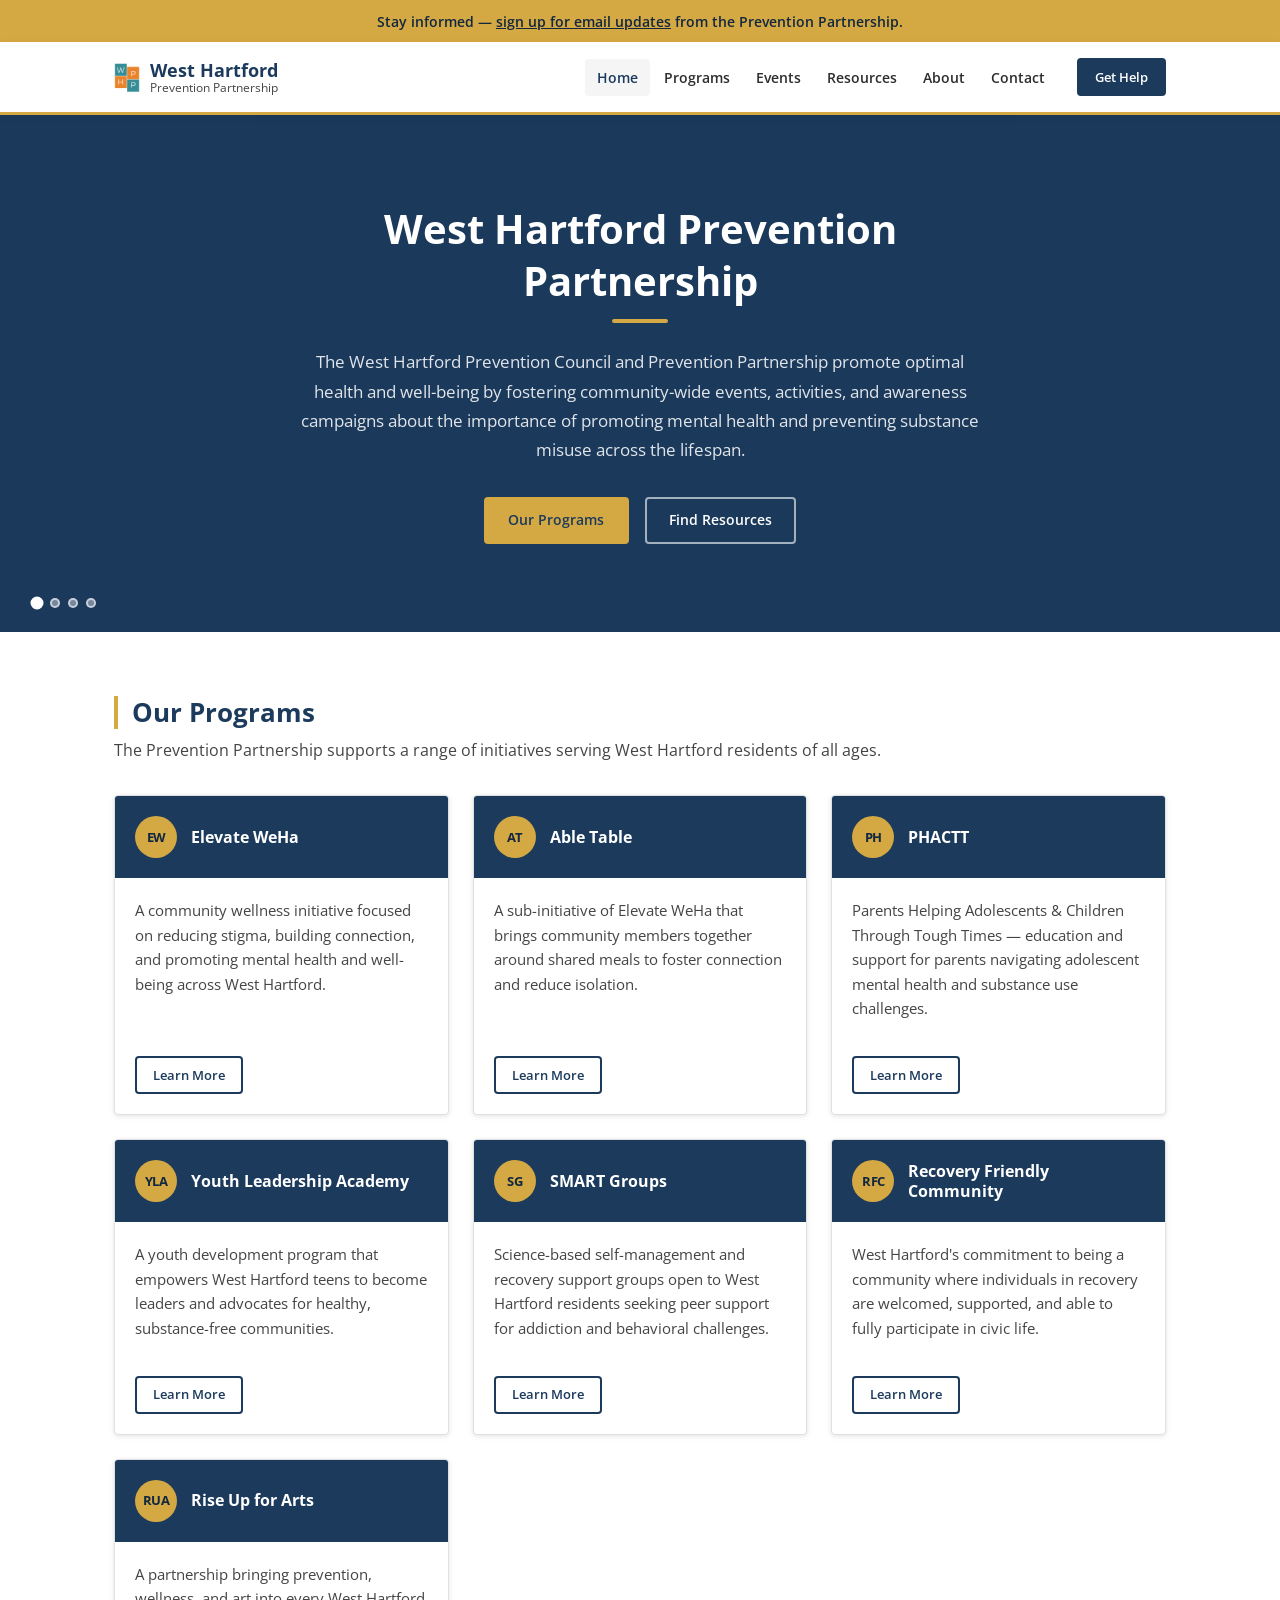
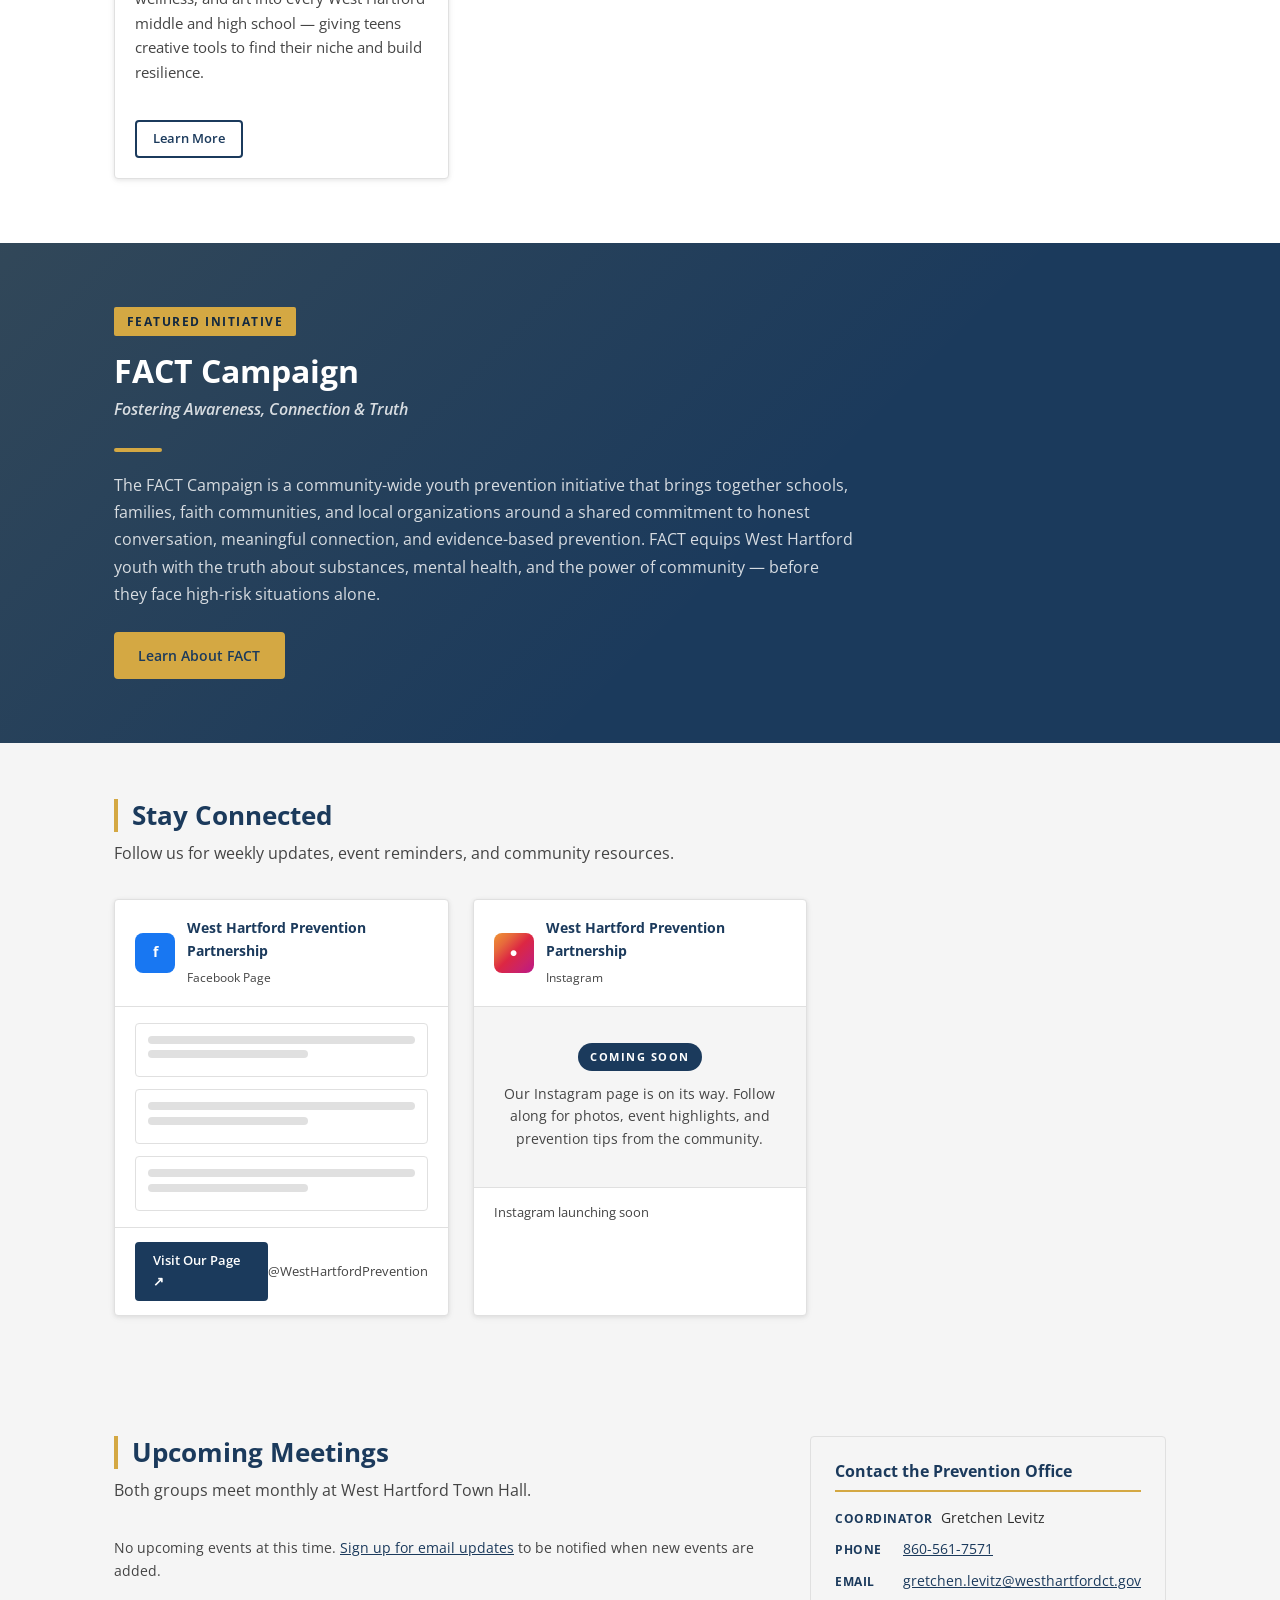
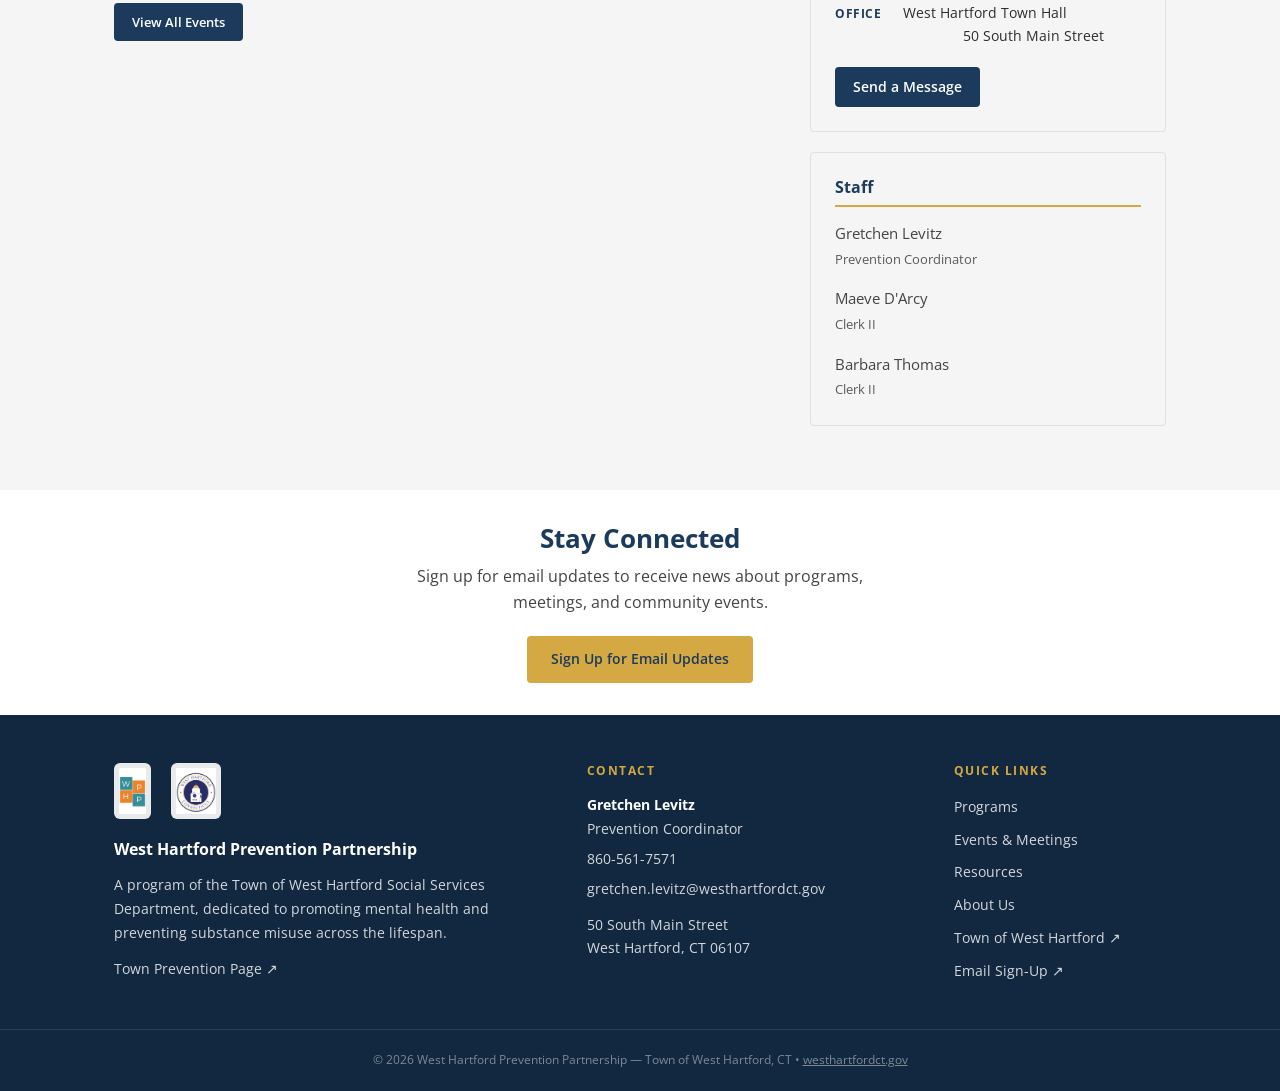
<file: index.html>
<!DOCTYPE html>
<html lang="en">
<head>
  <meta charset="UTF-8" />
  <meta name="viewport" content="width=device-width, initial-scale=1.0" />
  <title>West Hartford Prevention Partnership</title>
  <meta name="description" content="The West Hartford Prevention Partnership promotes optimal health and well-being by fostering community-wide events, activities, and awareness campaigns about mental health and substance misuse prevention." />

  <!-- Open Graph -->
  <meta property="og:title" content="West Hartford Prevention Partnership" />
  <meta property="og:description" content="Promoting mental health and preventing substance misuse across the lifespan in West Hartford, CT." />
  <meta property="og:type" content="website" />
  <meta property="og:url" content="https://drewl727.github.io/WeHa-Prevention-Site-Demo/" />

  <!-- Favicon placeholder -->
  <link rel="icon" href="data:image/svg+xml,<svg xmlns='http://www.w3.org/2000/svg' viewBox='0 0 32 32'><rect width='32' height='32' rx='4' fill='%231B3A5C'/><text x='16' y='22' font-size='18' font-family='sans-serif' font-weight='bold' fill='%23D4A843' text-anchor='middle'>W</text></svg>" />

  <!-- Google Fonts -->
  <link rel="preconnect" href="https://fonts.googleapis.com" />
  <link rel="preconnect" href="https://fonts.gstatic.com" crossorigin />
  <link href="https://fonts.googleapis.com/css2?family=Open+Sans:wght@400;600;700&display=swap" rel="stylesheet" />

  <link rel="stylesheet" href="styles.css" />
</head>
<body>
  <a href="#main-content" class="skip-link">Skip to main content</a>

  <!-- ANNOUNCEMENT BANNER (managed via CMS) -->
  <div id="announcement-banner" style="display:none; background: #1B3A5C; color: #fff; text-align: center; padding: 0.6rem 1.5rem; font-size: 0.875rem; font-weight: 600;"></div>

  <!-- EMAIL SIGN-UP BANNER -->
  <div class="email-banner">
    <p>Stay informed — <a href="https://lp.constantcontactpages.com/sl/iolsR2A" target="_blank" rel="noopener">sign up for email updates</a> from the Prevention Partnership.</p>
  </div>

  <!-- HEADER -->
  <header class="site-header">
    <div class="header-inner">
      <a href="index.html" class="site-logo">
        <img src="images/wphp-logo.png" alt="" class="logo-img" aria-hidden="true" height="44" width="26">
        <span class="logo-text">
          <span class="logo-main">West Hartford</span>
          <span class="logo-sub">Prevention Partnership</span>
        </span>
      </a>
      <button class="nav-toggle" aria-label="Open navigation" aria-expanded="false">
        <span></span>
        <span></span>
        <span></span>
      </button>
      <nav class="site-nav" aria-label="Main navigation">
        <ul>
          <li><a href="index.html">Home</a></li>
          <li><a href="programs.html">Programs</a></li>
          <li><a href="events.html">Events</a></li>
          <li><a href="resources.html">Resources</a></li>
          <li><a href="about.html">About</a></li>
          <li><a href="contact.html">Contact</a></li>
        </ul>
        <div class="nav-actions">
          <a href="resources.html" class="btn btn-primary btn-sm">Get Help</a>
        </div>
      </nav>
    </div>
  </header>

  <main id="main-content">

    <!-- HERO -->
    <section class="hero">
      <div class="hero-slides" id="hero-slides" aria-hidden="true"></div>
      <div class="hero-overlay" aria-hidden="true"></div>
      <div class="container">
        <h1>West Hartford Prevention Partnership</h1>
        <div class="hero-accent"></div>
        <p>The West Hartford Prevention Council and Prevention Partnership promote optimal health and well-being by fostering community-wide events, activities, and awareness campaigns about the importance of promoting mental health and preventing substance misuse across the lifespan.</p>
        <div class="hero-actions">
          <a href="programs.html" class="btn btn-accent">Our Programs</a>
          <a href="resources.html" class="btn btn-outline" style="border-color: rgba(255,255,255,0.6); color: #fff;">Find Resources</a>
        </div>
      </div>
    </section>

    <!-- PROGRAMS GRID -->
    <section class="section">
      <div class="container">
        <div class="section-header">
          <h2>Our Programs</h2>
          <p>The Prevention Partnership supports a range of initiatives serving West Hartford residents of all ages.</p>
        </div>
        <div class="card-grid">

          <div class="card">
            <div class="card-top">
              <div class="card-icon">EW</div>
              <h3>Elevate WeHa</h3>
            </div>
            <div class="card-body">
              <p>A community wellness initiative focused on reducing stigma, building connection, and promoting mental health and well-being across West Hartford.</p>
              <a href="programs.html#elevate" class="btn btn-outline btn-sm">Learn More</a>
            </div>
          </div>

          <div class="card">
            <div class="card-top">
              <div class="card-icon">AT</div>
              <h3>Able Table</h3>
            </div>
            <div class="card-body">
              <p>A sub-initiative of Elevate WeHa that brings community members together around shared meals to foster connection and reduce isolation.</p>
              <a href="programs.html#able-table" class="btn btn-outline btn-sm">Learn More</a>
            </div>
          </div>

          <div class="card">
            <div class="card-top">
              <div class="card-icon">PH</div>
              <h3>PHACTT</h3>
            </div>
            <div class="card-body">
              <p>Parents Helping Adolescents &amp; Children Through Tough Times — education and support for parents navigating adolescent mental health and substance use challenges.</p>
              <a href="programs.html#phactt" class="btn btn-outline btn-sm">Learn More</a>
            </div>
          </div>

          <div class="card">
            <div class="card-top">
              <div class="card-icon">YLA</div>
              <h3>Youth Leadership Academy</h3>
            </div>
            <div class="card-body">
              <p>A youth development program that empowers West Hartford teens to become leaders and advocates for healthy, substance-free communities.</p>
              <a href="programs.html#yla" class="btn btn-outline btn-sm">Learn More</a>
            </div>
          </div>

          <div class="card">
            <div class="card-top">
              <div class="card-icon">SG</div>
              <h3>SMART Groups</h3>
            </div>
            <div class="card-body">
              <p>Science-based self-management and recovery support groups open to West Hartford residents seeking peer support for addiction and behavioral challenges.</p>
              <a href="programs.html#smart" class="btn btn-outline btn-sm">Learn More</a>
            </div>
          </div>

          <div class="card">
            <div class="card-top">
              <div class="card-icon">RFC</div>
              <h3>Recovery Friendly Community</h3>
            </div>
            <div class="card-body">
              <p>West Hartford's commitment to being a community where individuals in recovery are welcomed, supported, and able to fully participate in civic life.</p>
              <a href="programs.html#recovery" class="btn btn-outline btn-sm">Learn More</a>
            </div>
          </div>

          <div class="card">
            <div class="card-top">
              <div class="card-icon">RUA</div>
              <h3>Rise Up for Arts</h3>
            </div>
            <div class="card-body">
              <p>A partnership bringing prevention, wellness, and art into every West Hartford middle and high school — giving teens creative tools to find their niche and build resilience.</p>
              <a href="programs.html" class="btn btn-outline btn-sm">Learn More</a>
            </div>
          </div>

        </div>
      </div>
    </section>

    <!-- FACT CAMPAIGN BANNER -->
    <section class="fact-campaign">
      <div class="container">
        <div class="fact-campaign-inner">
          <span class="fact-campaign-eyebrow">Featured Initiative</span>
          <h2>FACT Campaign</h2>
          <p class="fact-campaign-subtitle">Fostering Awareness, Connection &amp; Truth</p>
          <div class="fact-campaign-accent"></div>
          <p>The FACT Campaign is a community-wide youth prevention initiative that brings together schools, families, faith communities, and local organizations around a shared commitment to honest conversation, meaningful connection, and evidence-based prevention. FACT equips West Hartford youth with the truth about substances, mental health, and the power of community — before they face high-risk situations alone.</p>
          <a href="programs.html#fact" class="btn btn-accent">Learn About FACT</a>
        </div>
      </div>
    </section>

    <!-- STAY CONNECTED — SOCIAL MEDIA -->
    <section class="social-section">
      <div class="container">
        <div class="section-header">
          <h2>Stay Connected</h2>
          <p>Follow us for weekly updates, event reminders, and community resources.</p>
        </div>
        <div class="social-grid">

          <!-- Facebook -->
          <div class="social-card">
            <div class="social-card-header">
              <div class="social-icon facebook">f</div>
              <div class="social-card-header-text">
                <strong>West Hartford Prevention Partnership</strong>
                <span>Facebook Page</span>
              </div>
            </div>
            <div class="social-card-body" style="align-items: flex-start; background: #fff; padding: 1rem 1.25rem;">
              <div class="fb-feed-placeholder">
                <div class="fb-post-stub">
                  <div class="fb-post-stub-bar"></div>
                  <div class="fb-post-stub-bar short"></div>
                </div>
                <div class="fb-post-stub">
                  <div class="fb-post-stub-bar"></div>
                  <div class="fb-post-stub-bar short"></div>
                </div>
                <div class="fb-post-stub">
                  <div class="fb-post-stub-bar"></div>
                  <div class="fb-post-stub-bar short"></div>
                </div>
              </div>
            </div>
            <div class="social-card-footer">
              <a href="https://www.facebook.com/WestHartfordPrevention" target="_blank" rel="noopener" class="btn btn-primary btn-sm">Visit Our Page &#8599;</a>
              <span class="social-handle">@WestHartfordPrevention</span>
            </div>
          </div>

          <!-- Instagram -->
          <div class="social-card">
            <div class="social-card-header">
              <div class="social-icon instagram">&#9679;</div>
              <div class="social-card-header-text">
                <strong>West Hartford Prevention Partnership</strong>
                <span>Instagram</span>
              </div>
            </div>
            <div class="social-card-body">
              <span class="social-coming-soon">Coming Soon</span>
              <p>Our Instagram page is on its way. Follow along for photos, event highlights, and prevention tips from the community.</p>
            </div>
            <div class="social-card-footer">
              <span class="social-handle" style="font-size:0.82rem; color: var(--text-light);">Instagram launching soon</span>
            </div>
          </div>

        </div>
      </div>
    </section>

    <!-- UPCOMING EVENTS -->
    <section class="section section-alt">
      <div class="container">
        <div class="two-col">
          <div>
            <div class="section-header">
              <h2>Upcoming Meetings</h2>
              <p>Both groups meet monthly at West Hartford Town Hall.</p>
            </div>
            <!-- Events loaded dynamically from data/events.json -->
            <div id="home-events" class="event-list"></div>
            <p style="margin-top: 1.25rem;">
              <a href="events.html" class="btn btn-primary btn-sm">View All Events</a>
            </p>
          </div>

          <!-- CONTACT SIDEBAR -->
          <div>
            <div class="info-box">
              <h3>Contact the Prevention Office</h3>
              <div class="contact-line"><strong>Coordinator</strong> Gretchen Levitz</div>
              <div class="contact-line"><strong>Phone</strong> <a href="tel:8605617571">860-561-7571</a></div>
              <div class="contact-line"><strong>Email</strong> <a href="mailto:gretchen.levitz@westhartfordct.gov">gretchen.levitz@westhartfordct.gov</a></div>
              <div class="contact-line"><strong>Office</strong> West Hartford Town Hall<br>&nbsp;&nbsp;&nbsp;&nbsp;&nbsp;&nbsp;&nbsp;&nbsp;&nbsp;&nbsp;&nbsp;&nbsp;&nbsp;&nbsp;&nbsp;50 South Main Street</div>
              <p style="margin-top: 1.25rem; font-size: 0.85rem;">
                <a href="contact.html" class="btn btn-primary btn-sm">Send a Message</a>
              </p>
            </div>

            <div class="info-box" style="margin-top: 1.25rem;">
              <h3>Staff</h3>
              <p>Gretchen Levitz<br><span style="font-size: 0.82rem; color: #5a5a5a;">Prevention Coordinator</span></p>
              <p>Maeve D'Arcy<br><span style="font-size: 0.82rem; color: #5a5a5a;">Clerk II</span></p>
              <p>Barbara Thomas<br><span style="font-size: 0.82rem; color: #5a5a5a;">Clerk II</span></p>
            </div>
          </div>
        </div>
      </div>
    </section>

    <!-- EMAIL SIGN-UP CALLOUT -->
    <section class="section" style="padding: 2rem 0;">
      <div class="container" style="text-align: center;">
        <h2 style="margin-bottom: 0.5rem;">Stay Connected</h2>
        <p style="color: var(--text-light); max-width: 500px; margin: 0 auto 1.25rem;">Sign up for email updates to receive news about programs, meetings, and community events.</p>
        <a href="https://lp.constantcontactpages.com/sl/iolsR2A" target="_blank" rel="noopener" class="btn btn-accent">Sign Up for Email Updates</a>
      </div>
    </section>

  </main>

  <!-- FOOTER -->
  <footer class="site-footer">
    <div class="footer-inner">
      <div class="footer-col">
        <div class="footer-logos">
          <img src="images/wphp-logo.png" alt="West Hartford Prevention Partnership logo" class="footer-logo" height="56" width="33">
          <a href="https://www.westhartfordct.gov/" target="_blank" rel="noopener" aria-label="Town of West Hartford website"><img src="images/wh-seal.png" alt="Town of West Hartford seal" class="footer-logo" height="56" width="48"></a>
        </div>
        <h3>West Hartford Prevention Partnership</h3>
        <p>A program of the Town of West Hartford Social Services Department, dedicated to promoting mental health and preventing substance misuse across the lifespan.</p>
        <p style="margin-top: 0.75rem;"><a href="https://www.westhartfordct.gov/town-departments/social-services/prevention" target="_blank" rel="noopener">Town Prevention Page &#8599;</a></p>
      </div>
      <div class="footer-col">
        <h4>Contact</h4>
        <p><strong style="color: #fff;">Gretchen Levitz</strong><br>Prevention Coordinator</p>
        <p><a href="tel:8605617571">860-561-7571</a></p>
        <p><a href="mailto:gretchen.levitz@westhartfordct.gov">gretchen.levitz@westhartfordct.gov</a></p>
        <p style="margin-top: 0.75rem;">50 South Main Street<br>West Hartford, CT 06107</p>
      </div>
      <div class="footer-col">
        <h4>Quick Links</h4>
        <ul>
          <li><a href="programs.html">Programs</a></li>
          <li><a href="events.html">Events &amp; Meetings</a></li>
          <li><a href="resources.html">Resources</a></li>
          <li><a href="about.html">About Us</a></li>
          <li><a href="https://www.westhartfordct.gov" target="_blank" rel="noopener">Town of West Hartford &#8599;</a></li>
          <li><a href="https://lp.constantcontactpages.com/sl/iolsR2A" target="_blank" rel="noopener">Email Sign-Up &#8599;</a></li>
        </ul>
      </div>
    </div>
    <div class="footer-bottom">
      <p>&copy; 2026 West Hartford Prevention Partnership &mdash; Town of West Hartford, CT &bull; <a href="https://www.westhartfordct.gov" target="_blank" rel="noopener">westhartfordct.gov</a></p>
    </div>
  </footer>

  <script src="script.js"></script>
  <script>loadEvents('home-events', 3);</script>
</body>
</html>
</file>
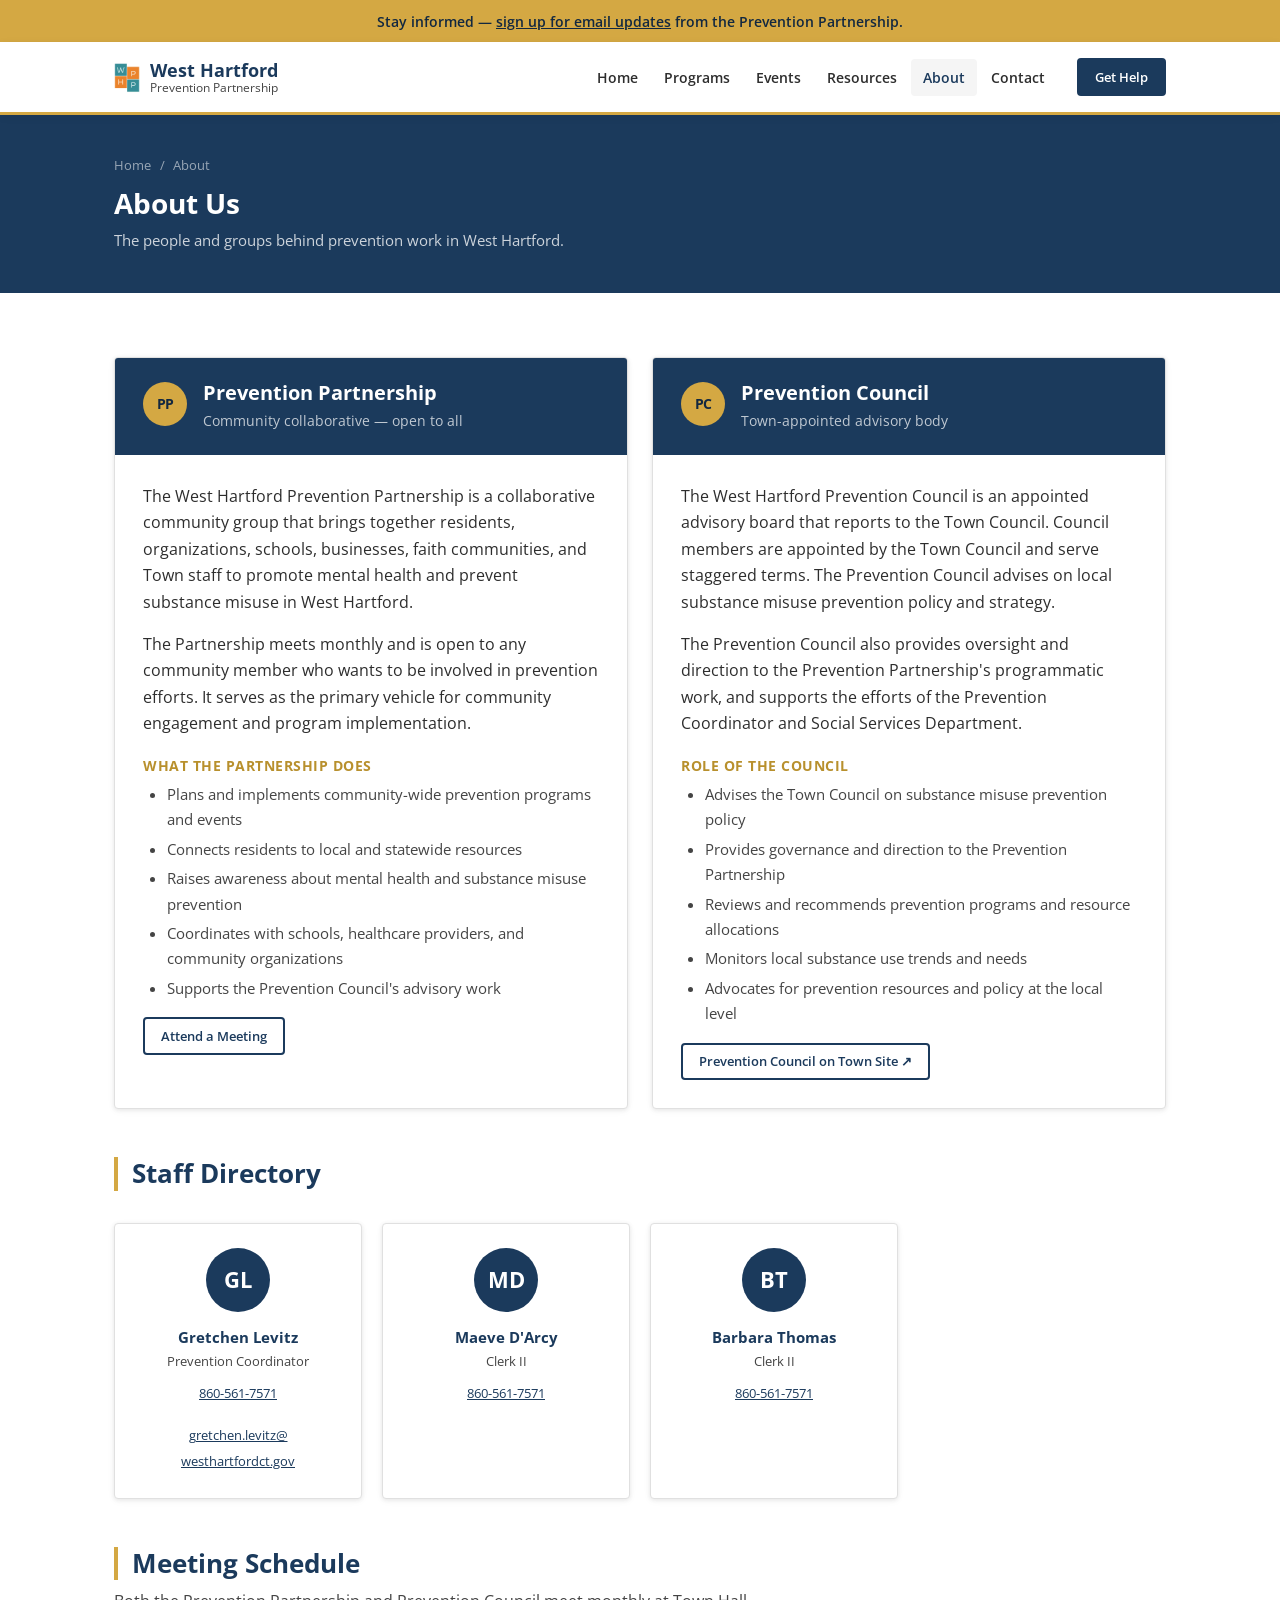
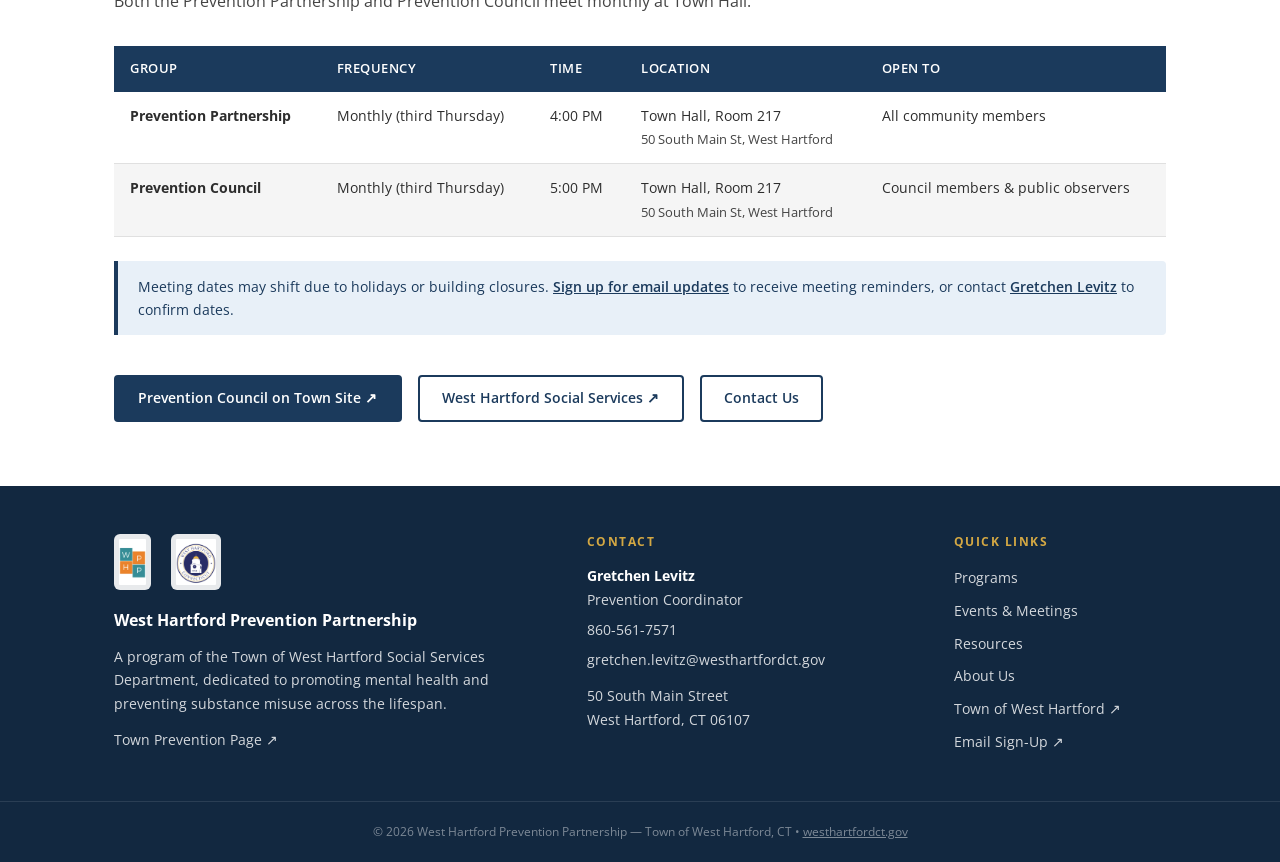
<file: about.html>
<!DOCTYPE html>
<html lang="en">
<head>
  <meta charset="UTF-8" />
  <meta name="viewport" content="width=device-width, initial-scale=1.0" />
  <title>About | West Hartford Prevention Partnership</title>
  <meta name="description" content="About the West Hartford Prevention Partnership and Prevention Council — mission, staff, meeting schedule, and history." />

  <!-- Open Graph -->
  <meta property="og:title" content="About | West Hartford Prevention Partnership" />
  <meta property="og:description" content="About the West Hartford Prevention Partnership and Prevention Council — mission, staff, and meeting schedule." />
  <meta property="og:type" content="website" />
  <meta property="og:url" content="https://drewl727.github.io/WeHa-Prevention-Site-Demo/about.html" />

  <link rel="icon" href="data:image/svg+xml,<svg xmlns='http://www.w3.org/2000/svg' viewBox='0 0 32 32'><rect width='32' height='32' rx='4' fill='%231B3A5C'/><text x='16' y='22' font-size='18' font-family='sans-serif' font-weight='bold' fill='%23D4A843' text-anchor='middle'>W</text></svg>" />
  <link rel="preconnect" href="https://fonts.googleapis.com" />
  <link rel="preconnect" href="https://fonts.gstatic.com" crossorigin />
  <link href="https://fonts.googleapis.com/css2?family=Open+Sans:wght@400;600;700&display=swap" rel="stylesheet" />
  <link rel="stylesheet" href="styles.css" />
</head>
<body>
  <a href="#main-content" class="skip-link">Skip to main content</a>

  <div class="email-banner">
    <p>Stay informed — <a href="https://lp.constantcontactpages.com/sl/iolsR2A" target="_blank" rel="noopener">sign up for email updates</a> from the Prevention Partnership.</p>
  </div>

  <header class="site-header">
    <div class="header-inner">
      <a href="index.html" class="site-logo">
        <img src="images/wphp-logo.png" alt="" class="logo-img" aria-hidden="true" height="44" width="26">
        <span class="logo-text">
          <span class="logo-main">West Hartford</span>
          <span class="logo-sub">Prevention Partnership</span>
        </span>
      </a>
      <button class="nav-toggle" aria-label="Open navigation" aria-expanded="false">
        <span></span><span></span><span></span>
      </button>
      <nav class="site-nav" aria-label="Main navigation">
        <ul>
          <li><a href="index.html">Home</a></li>
          <li><a href="programs.html">Programs</a></li>
          <li><a href="events.html">Events</a></li>
          <li><a href="resources.html">Resources</a></li>
          <li><a href="about.html">About</a></li>
          <li><a href="contact.html">Contact</a></li>
        </ul>
        <div class="nav-actions">
          <a href="resources.html" class="btn btn-primary btn-sm">Get Help</a>
        </div>
      </nav>
    </div>
  </header>

  <div class="page-hero">
    <div class="container">
      <div class="breadcrumb"><a href="index.html">Home</a> <span>/</span> About</div>
      <h1>About Us</h1>
      <p>The people and groups behind prevention work in West Hartford.</p>
    </div>
  </div>

  <main id="main-content">
    <section class="section">
      <div class="container">

        <!-- TWO ORGS OVERVIEW -->
        <div style="display: grid; grid-template-columns: repeat(auto-fill, minmax(440px, 1fr)); gap: 1.5rem; margin-bottom: 3rem;">

          <div class="program-entry" style="margin-bottom: 0;">
            <div class="program-entry-header">
              <div class="prog-num">PP</div>
              <div class="program-entry-header-text">
                <h2>Prevention Partnership</h2>
                <p class="program-tagline">Community collaborative — open to all</p>
              </div>
            </div>
            <div class="program-entry-body">
              <p>The West Hartford Prevention Partnership is a collaborative community group that brings together residents, organizations, schools, businesses, faith communities, and Town staff to promote mental health and prevent substance misuse in West Hartford.</p>
              <p>The Partnership meets monthly and is open to any community member who wants to be involved in prevention efforts. It serves as the primary vehicle for community engagement and program implementation.</p>
              <h4>What the Partnership Does</h4>
              <ul>
                <li>Plans and implements community-wide prevention programs and events</li>
                <li>Connects residents to local and statewide resources</li>
                <li>Raises awareness about mental health and substance misuse prevention</li>
                <li>Coordinates with schools, healthcare providers, and community organizations</li>
                <li>Supports the Prevention Council's advisory work</li>
              </ul>
              <p style="margin-top: 1rem;"><a href="events.html" class="btn btn-outline btn-sm">Attend a Meeting</a></p>
            </div>
          </div>

          <div class="program-entry" style="margin-bottom: 0;">
            <div class="program-entry-header">
              <div class="prog-num">PC</div>
              <div class="program-entry-header-text">
                <h2>Prevention Council</h2>
                <p class="program-tagline">Town-appointed advisory body</p>
              </div>
            </div>
            <div class="program-entry-body">
              <p>The West Hartford Prevention Council is an appointed advisory board that reports to the Town Council. Council members are appointed by the Town Council and serve staggered terms. The Prevention Council advises on local substance misuse prevention policy and strategy.</p>
              <p>The Prevention Council also provides oversight and direction to the Prevention Partnership's programmatic work, and supports the efforts of the Prevention Coordinator and Social Services Department.</p>
              <h4>Role of the Council</h4>
              <ul>
                <li>Advises the Town Council on substance misuse prevention policy</li>
                <li>Provides governance and direction to the Prevention Partnership</li>
                <li>Reviews and recommends prevention programs and resource allocations</li>
                <li>Monitors local substance use trends and needs</li>
                <li>Advocates for prevention resources and policy at the local level</li>
              </ul>
              <p style="margin-top: 1rem;"><a href="https://www.westhartfordct.gov/government-services/boards-commisions/prevention-council" target="_blank" rel="noopener" class="btn btn-outline btn-sm">Prevention Council on Town Site &#8599;</a></p>
            </div>
          </div>

        </div>

        <!-- STAFF DIRECTORY -->
        <div class="section-header">
          <h2>Staff Directory</h2>
        </div>
        <div class="staff-grid" style="margin-bottom: 3rem;">

          <div class="staff-card">
            <div class="staff-avatar">GL</div>
            <h4>Gretchen Levitz</h4>
            <p class="title">Prevention Coordinator</p>
            <p><a href="tel:8605617571">860-561-7571</a></p>
            <p><a href="mailto:gretchen.levitz@westhartfordct.gov">gretchen.levitz@<br>westhartfordct.gov</a></p>
          </div>

          <div class="staff-card">
            <div class="staff-avatar">MD</div>
            <h4>Maeve D'Arcy</h4>
            <p class="title">Clerk II</p>
            <p><a href="tel:8605617571">860-561-7571</a></p>
          </div>

          <div class="staff-card">
            <div class="staff-avatar">BT</div>
            <h4>Barbara Thomas</h4>
            <p class="title">Clerk II</p>
            <p><a href="tel:8605617571">860-561-7571</a></p>
          </div>

        </div>

        <!-- MEETING SCHEDULE -->
        <div class="section-header">
          <h2>Meeting Schedule</h2>
          <p>Both the Prevention Partnership and Prevention Council meet monthly at Town Hall.</p>
        </div>

        <div class="meeting-table-wrap" style="margin-bottom: 1.5rem;">
          <table class="meeting-table">
            <thead>
              <tr>
                <th>Group</th>
                <th>Frequency</th>
                <th>Time</th>
                <th>Location</th>
                <th>Open To</th>
              </tr>
            </thead>
            <tbody>
              <tr>
                <td><strong>Prevention Partnership</strong></td>
                <td>Monthly (third Thursday)</td>
                <td>4:00 PM</td>
                <td>Town Hall, Room 217<br><span style="font-size: 0.82rem; color: var(--text-light);">50 South Main St, West Hartford</span></td>
                <td>All community members</td>
              </tr>
              <tr>
                <td><strong>Prevention Council</strong></td>
                <td>Monthly (third Thursday)</td>
                <td>5:00 PM</td>
                <td>Town Hall, Room 217<br><span style="font-size: 0.82rem; color: var(--text-light);">50 South Main St, West Hartford</span></td>
                <td>Council members &amp; public observers</td>
              </tr>
            </tbody>
          </table>
        </div>

        <div class="notice">
          Meeting dates may shift due to holidays or building closures. <a href="https://lp.constantcontactpages.com/sl/iolsR2A" target="_blank" rel="noopener">Sign up for email updates</a> to receive meeting reminders, or contact <a href="mailto:gretchen.levitz@westhartfordct.gov">Gretchen Levitz</a> to confirm dates.
        </div>

        <!-- LINKS -->
        <div style="margin-top: 2.5rem; display: flex; gap: 1rem; flex-wrap: wrap;">
          <a href="https://www.westhartfordct.gov/government-services/boards-commisions/prevention-council" target="_blank" rel="noopener" class="btn btn-primary">Prevention Council on Town Site &#8599;</a>
          <a href="https://www.westhartfordct.gov/town-departments/social-services" target="_blank" rel="noopener" class="btn btn-outline">West Hartford Social Services &#8599;</a>
          <a href="contact.html" class="btn btn-outline">Contact Us</a>
        </div>

      </div>
    </section>
  </main>

  <footer class="site-footer">
    <div class="footer-inner">
      <div class="footer-col">
        <div class="footer-logos">
          <img src="images/wphp-logo.png" alt="West Hartford Prevention Partnership logo" class="footer-logo" height="56" width="33">
          <a href="https://www.westhartfordct.gov/" target="_blank" rel="noopener" aria-label="Town of West Hartford website"><img src="images/wh-seal.png" alt="Town of West Hartford seal" class="footer-logo" height="56" width="48"></a>
        </div>
        <h3>West Hartford Prevention Partnership</h3>
        <p>A program of the Town of West Hartford Social Services Department, dedicated to promoting mental health and preventing substance misuse across the lifespan.</p>
        <p style="margin-top: 0.75rem;"><a href="https://www.westhartfordct.gov/town-departments/social-services/prevention" target="_blank" rel="noopener">Town Prevention Page &#8599;</a></p>
      </div>
      <div class="footer-col">
        <h4>Contact</h4>
        <p><strong style="color: #fff;">Gretchen Levitz</strong><br>Prevention Coordinator</p>
        <p><a href="tel:8605617571">860-561-7571</a></p>
        <p><a href="mailto:gretchen.levitz@westhartfordct.gov">gretchen.levitz@westhartfordct.gov</a></p>
        <p style="margin-top: 0.75rem;">50 South Main Street<br>West Hartford, CT 06107</p>
      </div>
      <div class="footer-col">
        <h4>Quick Links</h4>
        <ul>
          <li><a href="programs.html">Programs</a></li>
          <li><a href="events.html">Events &amp; Meetings</a></li>
          <li><a href="resources.html">Resources</a></li>
          <li><a href="about.html">About Us</a></li>
          <li><a href="https://www.westhartfordct.gov" target="_blank" rel="noopener">Town of West Hartford &#8599;</a></li>
          <li><a href="https://lp.constantcontactpages.com/sl/iolsR2A" target="_blank" rel="noopener">Email Sign-Up &#8599;</a></li>
        </ul>
      </div>
    </div>
    <div class="footer-bottom">
      <p>&copy; 2026 West Hartford Prevention Partnership &mdash; Town of West Hartford, CT &bull; <a href="https://www.westhartfordct.gov" target="_blank" rel="noopener">westhartfordct.gov</a></p>
    </div>
  </footer>

  <script src="script.js"></script>
</body>
</html>
</file>
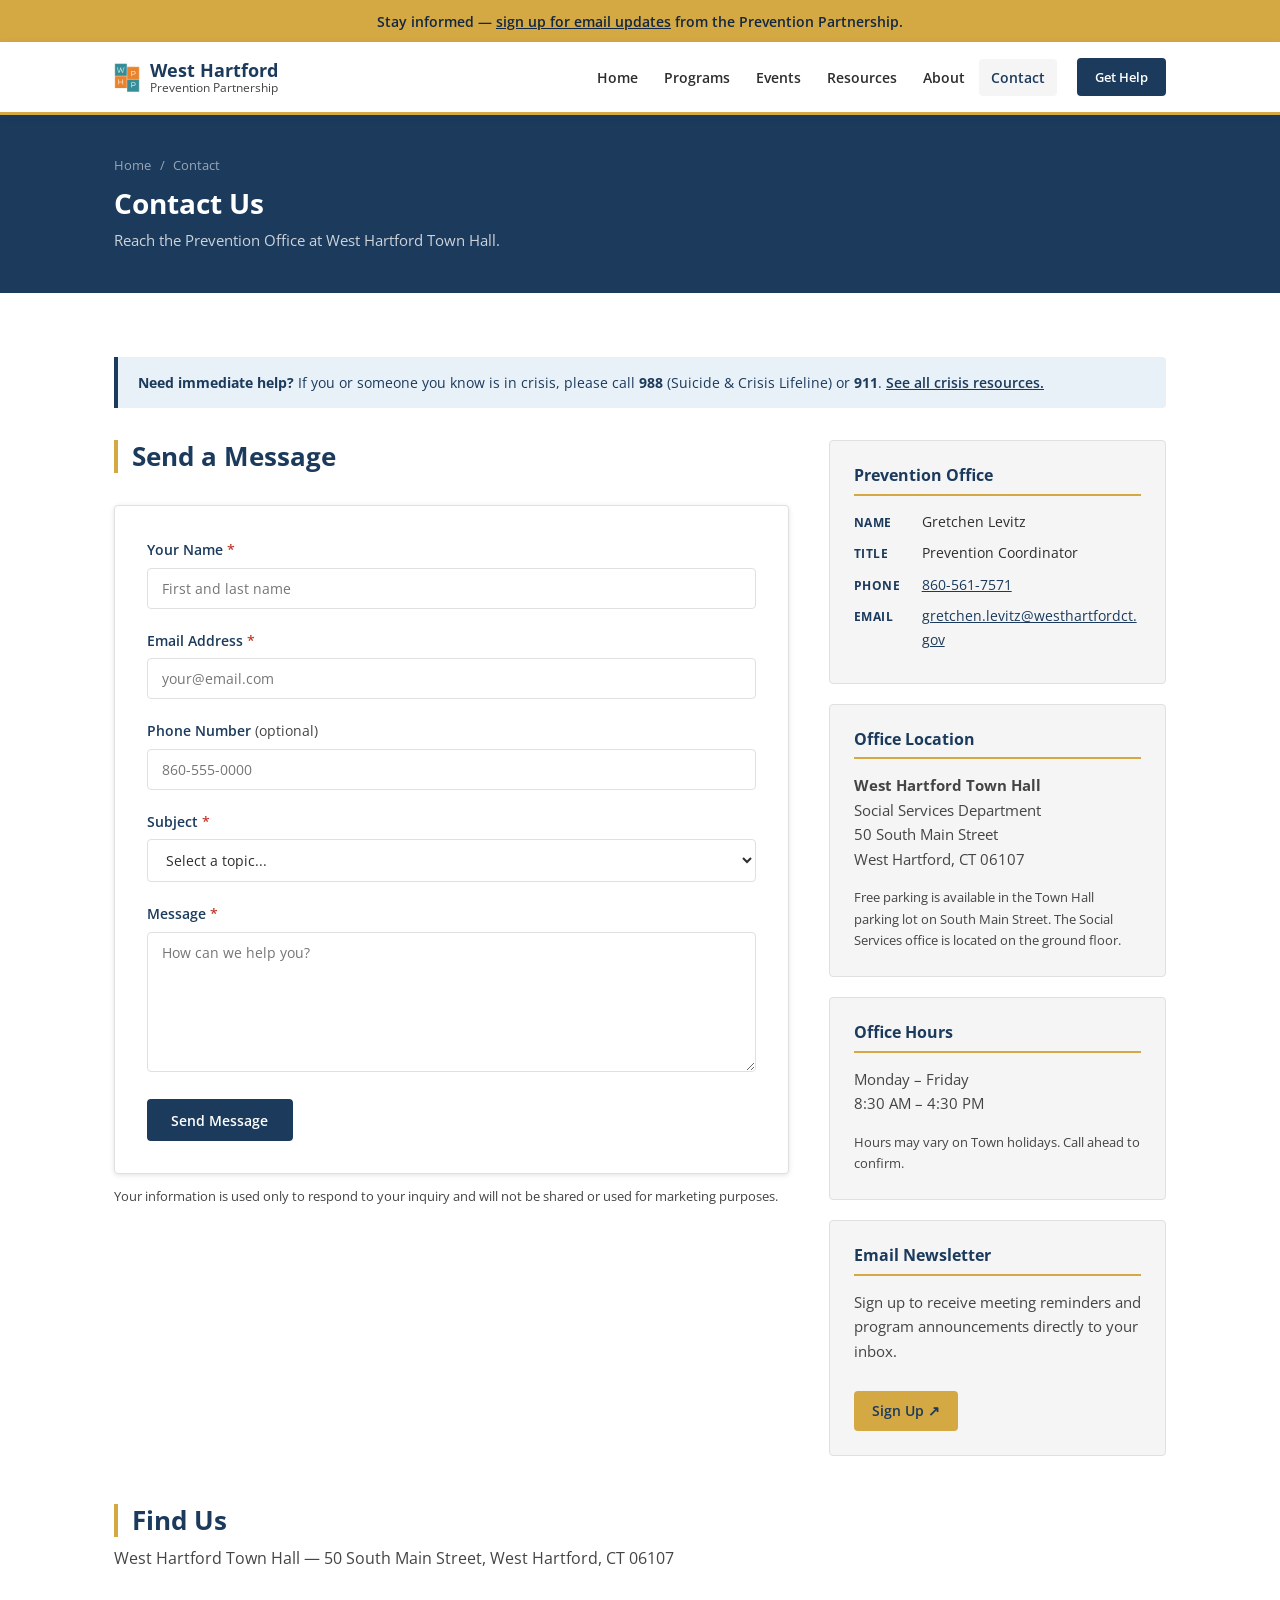
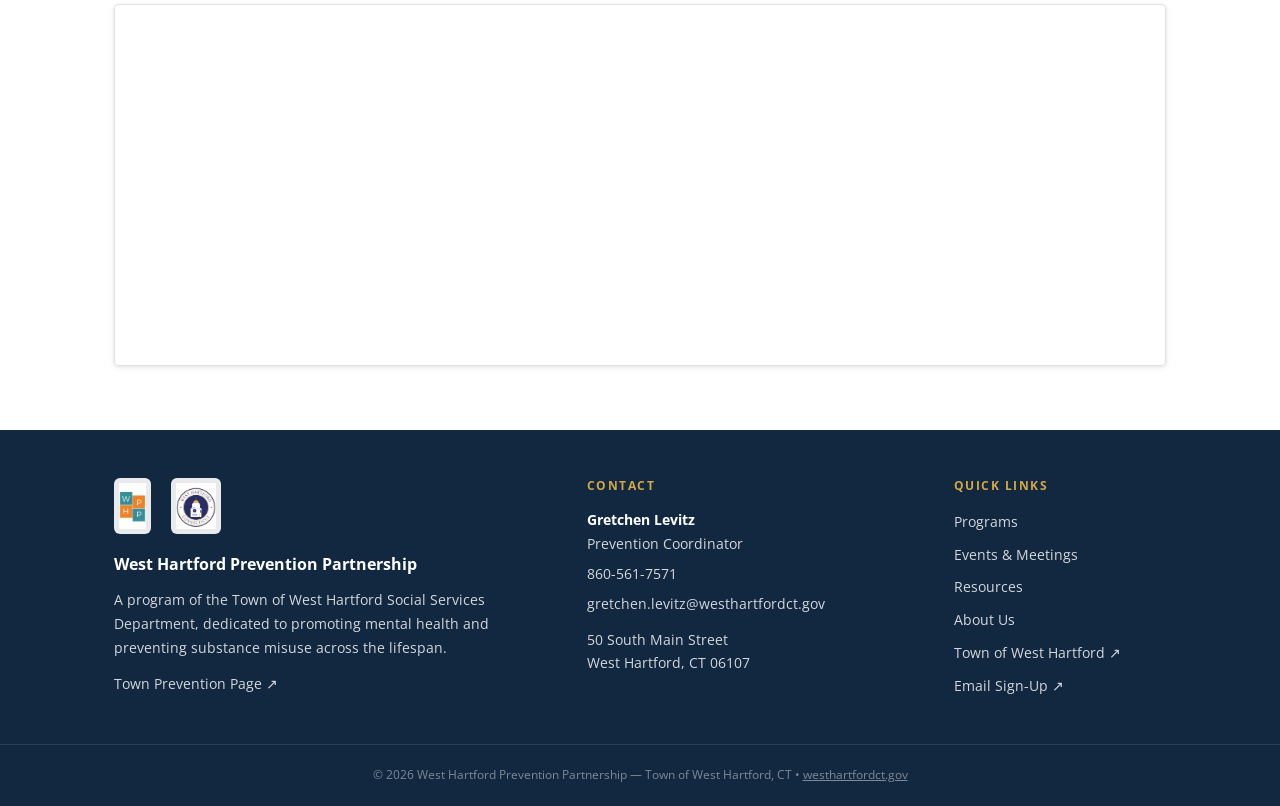
<file: contact.html>
<!DOCTYPE html>
<html lang="en">
<head>
  <meta charset="UTF-8" />
  <meta name="viewport" content="width=device-width, initial-scale=1.0" />
  <title>Contact | West Hartford Prevention Partnership</title>
  <meta name="description" content="Contact the West Hartford Prevention Partnership. Reach Prevention Coordinator Gretchen Levitz at 860-561-7571 or visit us at West Hartford Town Hall." />

  <!-- Open Graph -->
  <meta property="og:title" content="Contact | West Hartford Prevention Partnership" />
  <meta property="og:description" content="Get in touch with the West Hartford Prevention Partnership." />
  <meta property="og:type" content="website" />
  <meta property="og:url" content="https://drewl727.github.io/WeHa-Prevention-Site-Demo/contact.html" />

  <link rel="icon" href="data:image/svg+xml,<svg xmlns='http://www.w3.org/2000/svg' viewBox='0 0 32 32'><rect width='32' height='32' rx='4' fill='%231B3A5C'/><text x='16' y='22' font-size='18' font-family='sans-serif' font-weight='bold' fill='%23D4A843' text-anchor='middle'>W</text></svg>" />
  <link rel="preconnect" href="https://fonts.googleapis.com" />
  <link rel="preconnect" href="https://fonts.gstatic.com" crossorigin />
  <link href="https://fonts.googleapis.com/css2?family=Open+Sans:wght@400;600;700&display=swap" rel="stylesheet" />
  <link rel="stylesheet" href="styles.css" />
</head>
<body>
  <a href="#main-content" class="skip-link">Skip to main content</a>

  <div class="email-banner">
    <p>Stay informed — <a href="https://lp.constantcontactpages.com/sl/iolsR2A" target="_blank" rel="noopener">sign up for email updates</a> from the Prevention Partnership.</p>
  </div>

  <header class="site-header">
    <div class="header-inner">
      <a href="index.html" class="site-logo">
        <img src="images/wphp-logo.png" alt="" class="logo-img" aria-hidden="true" height="44" width="26">
        <span class="logo-text">
          <span class="logo-main">West Hartford</span>
          <span class="logo-sub">Prevention Partnership</span>
        </span>
      </a>
      <button class="nav-toggle" aria-label="Open navigation" aria-expanded="false">
        <span></span><span></span><span></span>
      </button>
      <nav class="site-nav" aria-label="Main navigation">
        <ul>
          <li><a href="index.html">Home</a></li>
          <li><a href="programs.html">Programs</a></li>
          <li><a href="events.html">Events</a></li>
          <li><a href="resources.html">Resources</a></li>
          <li><a href="about.html">About</a></li>
          <li><a href="contact.html">Contact</a></li>
        </ul>
        <div class="nav-actions">
          <a href="resources.html" class="btn btn-primary btn-sm">Get Help</a>
        </div>
      </nav>
    </div>
  </header>

  <div class="page-hero">
    <div class="container">
      <div class="breadcrumb"><a href="index.html">Home</a> <span>/</span> Contact</div>
      <h1>Contact Us</h1>
      <p>Reach the Prevention Office at West Hartford Town Hall.</p>
    </div>
  </div>

  <main id="main-content">
    <section class="section">
      <div class="container">

        <div class="notice" style="margin-bottom: 2rem;">
          <strong>Need immediate help?</strong> If you or someone you know is in crisis, please call <strong>988</strong> (Suicide &amp; Crisis Lifeline) or <strong>911</strong>. <a href="resources.html">See all crisis resources.</a>
        </div>

        <div class="two-col">

          <!-- CONTACT FORM -->
          <div>
            <div class="section-header">
              <h2>Send a Message</h2>
            </div>
            <!-- Replace YOUR_FORM_ID with your Formspree form ID, or use action="mailto:gretchen.levitz@westhartfordct.gov" -->
            <form class="contact-form" action="https://formspree.io/f/YOUR_FORM_ID" method="POST">
              <div class="form-group">
                <label for="name">Your Name <span style="color: #c0392b;" aria-hidden="true">*</span></label>
                <input type="text" id="name" name="name" required autocomplete="name" placeholder="First and last name" />
              </div>
              <div class="form-group">
                <label for="email">Email Address <span style="color: #c0392b;" aria-hidden="true">*</span></label>
                <input type="email" id="email" name="email" required autocomplete="email" placeholder="your@email.com" />
              </div>
              <div class="form-group">
                <label for="phone">Phone Number <span style="font-weight: 400; color: var(--text-light);">(optional)</span></label>
                <input type="tel" id="phone" name="phone" autocomplete="tel" placeholder="860-555-0000" />
              </div>
              <div class="form-group">
                <label for="subject">Subject <span style="color: #c0392b;" aria-hidden="true">*</span></label>
                <select id="subject" name="subject" required>
                  <option value="" disabled selected>Select a topic...</option>
                  <option value="Program Information">Program Information</option>
                  <option value="PHACTT">PHACTT Parent Program</option>
                  <option value="Youth Leadership Academy">Youth Leadership Academy</option>
                  <option value="SMART Groups">SMART Recovery Groups</option>
                  <option value="Events / Meetings">Events &amp; Meetings</option>
                  <option value="Partnership Involvement">Getting Involved in the Partnership</option>
                  <option value="Resources">Resources &amp; Referrals</option>
                  <option value="Other">Other</option>
                </select>
              </div>
              <div class="form-group">
                <label for="message">Message <span style="color: #c0392b;" aria-hidden="true">*</span></label>
                <textarea id="message" name="message" required placeholder="How can we help you?"></textarea>
              </div>
              <button type="submit" class="btn btn-primary">Send Message</button>
            </form>
            <p style="font-size: 0.82rem; color: var(--text-light); margin-top: 0.75rem;">
              Your information is used only to respond to your inquiry and will not be shared or used for marketing purposes.
            </p>
          </div>

          <!-- CONTACT INFO SIDEBAR -->
          <div>

            <div class="info-box" style="margin-bottom: 1.25rem;">
              <h3>Prevention Office</h3>
              <div class="contact-line"><strong>Name</strong> Gretchen Levitz</div>
              <div class="contact-line"><strong>Title</strong> Prevention Coordinator</div>
              <div class="contact-line"><strong>Phone</strong> <a href="tel:8605617571">860-561-7571</a></div>
              <div class="contact-line"><strong>Email</strong> <a href="mailto:gretchen.levitz@westhartfordct.gov" style="word-break: break-all;">gretchen.levitz@westhartfordct.gov</a></div>
            </div>

            <div class="info-box" style="margin-bottom: 1.25rem;">
              <h3>Office Location</h3>
              <p><strong>West Hartford Town Hall</strong><br>Social Services Department<br>50 South Main Street<br>West Hartford, CT 06107</p>
              <p style="margin-top: 0.75rem; font-size: 0.82rem; color: var(--text-light);">Free parking is available in the Town Hall parking lot on South Main Street. The Social Services office is located on the ground floor.</p>
            </div>

            <div class="info-box" style="margin-bottom: 1.25rem;">
              <h3>Office Hours</h3>
              <p>Monday – Friday<br>8:30 AM – 4:30 PM</p>
              <p style="margin-top: 0.5rem; font-size: 0.82rem; color: var(--text-light);">Hours may vary on Town holidays. Call ahead to confirm.</p>
            </div>

            <div class="info-box">
              <h3>Email Newsletter</h3>
              <p>Sign up to receive meeting reminders and program announcements directly to your inbox.</p>
              <a href="https://lp.constantcontactpages.com/sl/iolsR2A" target="_blank" rel="noopener" class="btn btn-accent btn-sm" style="margin-top: 0.75rem;">Sign Up &#8599;</a>
            </div>

          </div>
        </div>

        <!-- MAP -->
        <div style="margin-top: 3rem;">
          <div class="section-header">
            <h2>Find Us</h2>
            <p>West Hartford Town Hall — 50 South Main Street, West Hartford, CT 06107</p>
          </div>
          <div class="map-wrapper">
            <iframe
              src="https://www.google.com/maps/embed?pb=!1m18!1m12!1m3!1d2974.123456789!2d-72.74601!3d41.76018!2m3!1f0!2f0!3f0!3m2!1i1024!2i768!4f13.1!3m3!1m2!1s0x89e7b5e1234abcd%3A0xabcdef1234567!2s50+S+Main+St%2C+West+Hartford%2C+CT+06107!5e0!3m2!1sen!2sus!4v1700000000000!5m2!1sen!2sus"
              height="360"
              style="border:0;"
              allowfullscreen=""
              loading="lazy"
              referrerpolicy="no-referrer-when-downgrade"
              title="West Hartford Town Hall map">
            </iframe>
          </div>
        </div>

      </div>
    </section>
  </main>

  <footer class="site-footer">
    <div class="footer-inner">
      <div class="footer-col">
        <div class="footer-logos">
          <img src="images/wphp-logo.png" alt="West Hartford Prevention Partnership logo" class="footer-logo" height="56" width="33">
          <a href="https://www.westhartfordct.gov/" target="_blank" rel="noopener" aria-label="Town of West Hartford website"><img src="images/wh-seal.png" alt="Town of West Hartford seal" class="footer-logo" height="56" width="48"></a>
        </div>
        <h3>West Hartford Prevention Partnership</h3>
        <p>A program of the Town of West Hartford Social Services Department, dedicated to promoting mental health and preventing substance misuse across the lifespan.</p>
        <p style="margin-top: 0.75rem;"><a href="https://www.westhartfordct.gov/town-departments/social-services/prevention" target="_blank" rel="noopener">Town Prevention Page &#8599;</a></p>
      </div>
      <div class="footer-col">
        <h4>Contact</h4>
        <p><strong style="color: #fff;">Gretchen Levitz</strong><br>Prevention Coordinator</p>
        <p><a href="tel:8605617571">860-561-7571</a></p>
        <p><a href="mailto:gretchen.levitz@westhartfordct.gov">gretchen.levitz@westhartfordct.gov</a></p>
        <p style="margin-top: 0.75rem;">50 South Main Street<br>West Hartford, CT 06107</p>
      </div>
      <div class="footer-col">
        <h4>Quick Links</h4>
        <ul>
          <li><a href="programs.html">Programs</a></li>
          <li><a href="events.html">Events &amp; Meetings</a></li>
          <li><a href="resources.html">Resources</a></li>
          <li><a href="about.html">About Us</a></li>
          <li><a href="https://www.westhartfordct.gov" target="_blank" rel="noopener">Town of West Hartford &#8599;</a></li>
          <li><a href="https://lp.constantcontactpages.com/sl/iolsR2A" target="_blank" rel="noopener">Email Sign-Up &#8599;</a></li>
        </ul>
      </div>
    </div>
    <div class="footer-bottom">
      <p>&copy; 2026 West Hartford Prevention Partnership &mdash; Town of West Hartford, CT &bull; <a href="https://www.westhartfordct.gov" target="_blank" rel="noopener">westhartfordct.gov</a></p>
    </div>
  </footer>

  <script src="script.js"></script>
</body>
</html>
</file>
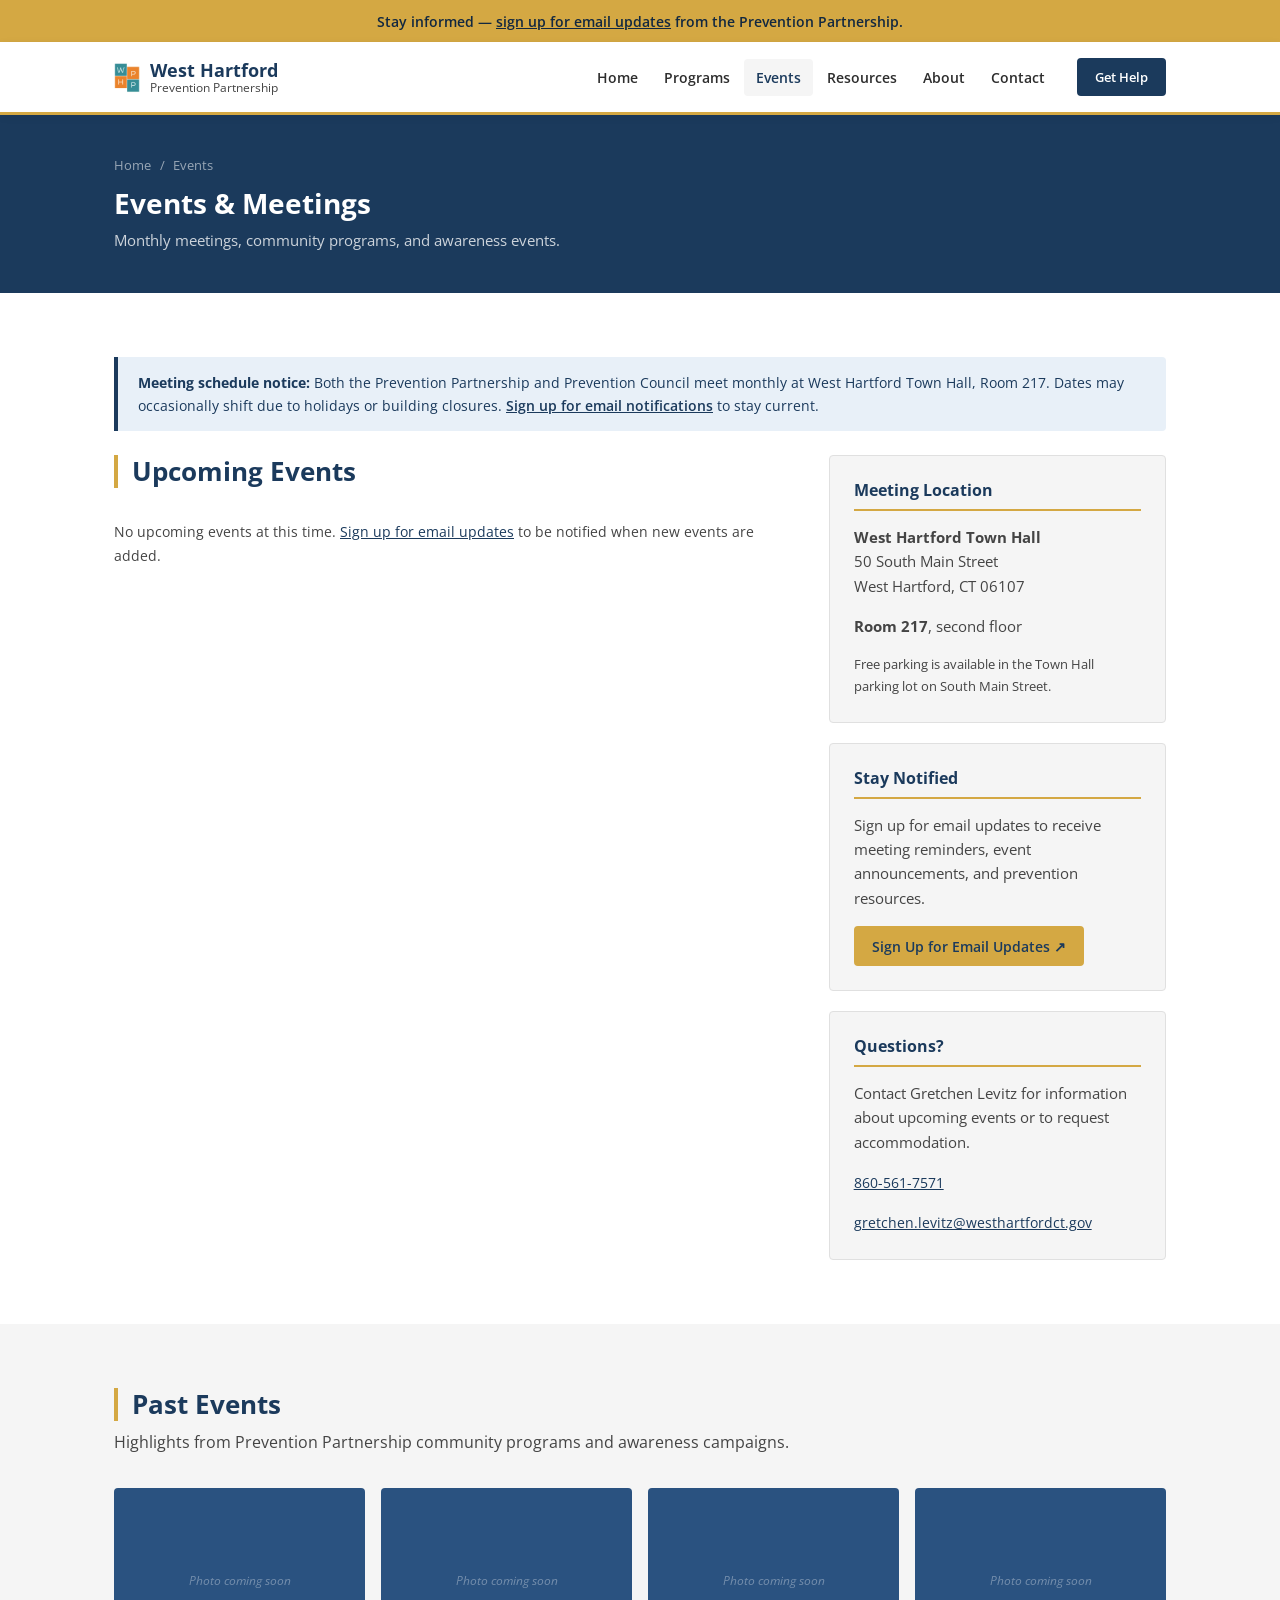
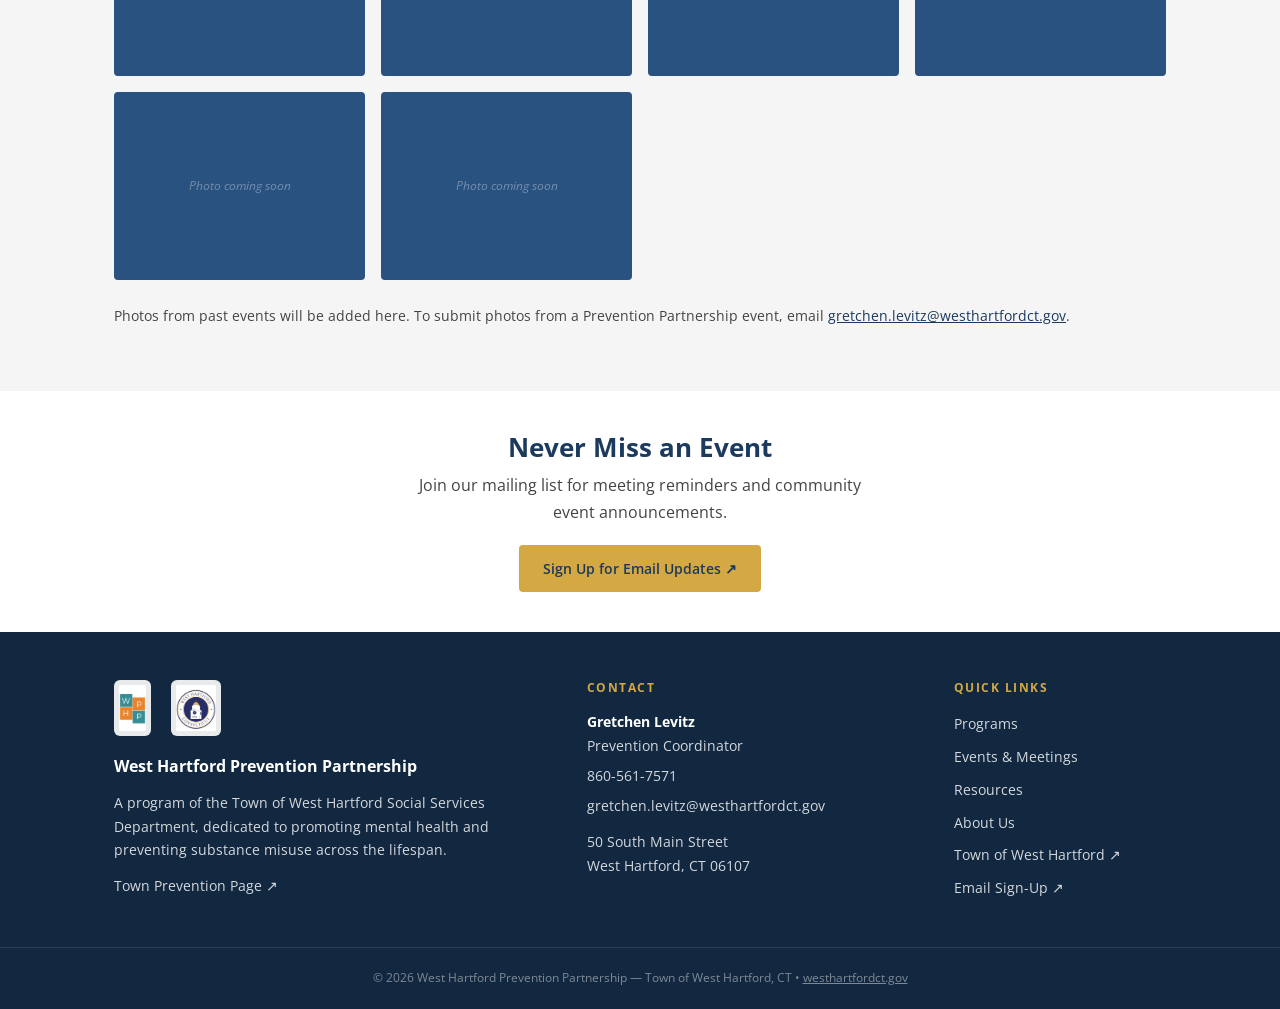
<file: events.html>
<!DOCTYPE html>
<html lang="en">
<head>
  <meta charset="UTF-8" />
  <meta name="viewport" content="width=device-width, initial-scale=1.0" />
  <title>Events &amp; Meetings | West Hartford Prevention Partnership</title>
  <meta name="description" content="Upcoming meetings, events, and activities hosted by the West Hartford Prevention Partnership and Prevention Council." />

  <!-- Open Graph -->
  <meta property="og:title" content="Events &amp; Meetings | West Hartford Prevention Partnership" />
  <meta property="og:description" content="Monthly meetings and community events hosted by the West Hartford Prevention Partnership." />
  <meta property="og:type" content="website" />
  <meta property="og:url" content="https://drewl727.github.io/WeHa-Prevention-Site-Demo/events.html" />

  <link rel="icon" href="data:image/svg+xml,<svg xmlns='http://www.w3.org/2000/svg' viewBox='0 0 32 32'><rect width='32' height='32' rx='4' fill='%231B3A5C'/><text x='16' y='22' font-size='18' font-family='sans-serif' font-weight='bold' fill='%23D4A843' text-anchor='middle'>W</text></svg>" />
  <link rel="preconnect" href="https://fonts.googleapis.com" />
  <link rel="preconnect" href="https://fonts.gstatic.com" crossorigin />
  <link href="https://fonts.googleapis.com/css2?family=Open+Sans:wght@400;600;700&display=swap" rel="stylesheet" />
  <link rel="stylesheet" href="styles.css" />
</head>
<body>
  <a href="#main-content" class="skip-link">Skip to main content</a>

  <div class="email-banner">
    <p>Stay informed — <a href="https://lp.constantcontactpages.com/sl/iolsR2A" target="_blank" rel="noopener">sign up for email updates</a> from the Prevention Partnership.</p>
  </div>

  <header class="site-header">
    <div class="header-inner">
      <a href="index.html" class="site-logo">
        <img src="images/wphp-logo.png" alt="" class="logo-img" aria-hidden="true" height="44" width="26">
        <span class="logo-text">
          <span class="logo-main">West Hartford</span>
          <span class="logo-sub">Prevention Partnership</span>
        </span>
      </a>
      <button class="nav-toggle" aria-label="Open navigation" aria-expanded="false">
        <span></span><span></span><span></span>
      </button>
      <nav class="site-nav" aria-label="Main navigation">
        <ul>
          <li><a href="index.html">Home</a></li>
          <li><a href="programs.html">Programs</a></li>
          <li><a href="events.html">Events</a></li>
          <li><a href="resources.html">Resources</a></li>
          <li><a href="about.html">About</a></li>
          <li><a href="contact.html">Contact</a></li>
        </ul>
        <div class="nav-actions">
          <a href="resources.html" class="btn btn-primary btn-sm">Get Help</a>
        </div>
      </nav>
    </div>
  </header>

  <div class="page-hero">
    <div class="container">
      <div class="breadcrumb"><a href="index.html">Home</a> <span>/</span> Events</div>
      <h1>Events &amp; Meetings</h1>
      <p>Monthly meetings, community programs, and awareness events.</p>
    </div>
  </div>

  <main id="main-content">

    <!-- UPCOMING EVENTS -->
    <section class="section">
      <div class="container">

        <div class="notice">
          <strong>Meeting schedule notice:</strong> Both the Prevention Partnership and Prevention Council meet monthly at West Hartford Town Hall, Room 217. Dates may occasionally shift due to holidays or building closures. <a href="https://lp.constantcontactpages.com/sl/iolsR2A" target="_blank" rel="noopener">Sign up for email notifications</a> to stay current.
        </div>

        <div class="two-col">
          <div>
            <div class="section-header">
              <h2>Upcoming Events</h2>
            </div>
            <!-- Events loaded dynamically from data/events.json -->
            <div id="all-events" class="event-list"></div>
          </div>

          <!-- SIDEBAR -->
          <div>
            <div class="info-box">
              <h3>Meeting Location</h3>
              <p><strong>West Hartford Town Hall</strong><br>50 South Main Street<br>West Hartford, CT 06107</p>
              <p style="margin-top: 0.75rem;"><strong>Room 217</strong>, second floor</p>
              <p style="margin-top: 0.75rem; font-size: 0.82rem; color: var(--text-light);">Free parking is available in the Town Hall parking lot on South Main Street.</p>
            </div>

            <div class="info-box" style="margin-top: 1.25rem;">
              <h3>Stay Notified</h3>
              <p style="margin-bottom: 1rem;">Sign up for email updates to receive meeting reminders, event announcements, and prevention resources.</p>
              <a href="https://lp.constantcontactpages.com/sl/iolsR2A" target="_blank" rel="noopener" class="btn btn-accent btn-sm">Sign Up for Email Updates &#8599;</a>
            </div>

            <div class="info-box" style="margin-top: 1.25rem;">
              <h3>Questions?</h3>
              <p>Contact Gretchen Levitz for information about upcoming events or to request accommodation.</p>
              <p style="margin-top: 0.5rem;"><a href="tel:8605617571">860-561-7571</a></p>
              <p><a href="mailto:gretchen.levitz@westhartfordct.gov">gretchen.levitz@westhartfordct.gov</a></p>
            </div>
          </div>
        </div>
      </div>
    </section>

    <!-- PAST EVENTS / PHOTO GALLERY -->
    <section class="section section-alt">
      <div class="container">
        <div class="section-header">
          <h2>Past Events</h2>
          <p>Highlights from Prevention Partnership community programs and awareness campaigns.</p>
        </div>
        <div class="photo-grid">
          <div class="photo-placeholder">Photo coming soon</div>
          <div class="photo-placeholder">Photo coming soon</div>
          <div class="photo-placeholder">Photo coming soon</div>
          <div class="photo-placeholder">Photo coming soon</div>
          <div class="photo-placeholder">Photo coming soon</div>
          <div class="photo-placeholder">Photo coming soon</div>
        </div>
        <p style="margin-top: 1.5rem; font-size: 0.875rem; color: var(--text-light);">Photos from past events will be added here. To submit photos from a Prevention Partnership event, email <a href="mailto:gretchen.levitz@westhartfordct.gov">gretchen.levitz@westhartfordct.gov</a>.</p>
      </div>
    </section>

    <!-- EMAIL SIGN-UP -->
    <section class="section" style="padding: 2.5rem 0;">
      <div class="container" style="text-align: center;">
        <h2 style="margin-bottom: 0.5rem;">Never Miss an Event</h2>
        <p style="color: var(--text-light); max-width: 480px; margin: 0 auto 1.25rem;">Join our mailing list for meeting reminders and community event announcements.</p>
        <a href="https://lp.constantcontactpages.com/sl/iolsR2A" target="_blank" rel="noopener" class="btn btn-accent">Sign Up for Email Updates &#8599;</a>
      </div>
    </section>

  </main>

  <footer class="site-footer">
    <div class="footer-inner">
      <div class="footer-col">
        <div class="footer-logos">
          <img src="images/wphp-logo.png" alt="West Hartford Prevention Partnership logo" class="footer-logo" height="56" width="33">
          <a href="https://www.westhartfordct.gov/" target="_blank" rel="noopener" aria-label="Town of West Hartford website"><img src="images/wh-seal.png" alt="Town of West Hartford seal" class="footer-logo" height="56" width="48"></a>
        </div>
        <h3>West Hartford Prevention Partnership</h3>
        <p>A program of the Town of West Hartford Social Services Department, dedicated to promoting mental health and preventing substance misuse across the lifespan.</p>
        <p style="margin-top: 0.75rem;"><a href="https://www.westhartfordct.gov/town-departments/social-services/prevention" target="_blank" rel="noopener">Town Prevention Page &#8599;</a></p>
      </div>
      <div class="footer-col">
        <h4>Contact</h4>
        <p><strong style="color: #fff;">Gretchen Levitz</strong><br>Prevention Coordinator</p>
        <p><a href="tel:8605617571">860-561-7571</a></p>
        <p><a href="mailto:gretchen.levitz@westhartfordct.gov">gretchen.levitz@westhartfordct.gov</a></p>
        <p style="margin-top: 0.75rem;">50 South Main Street<br>West Hartford, CT 06107</p>
      </div>
      <div class="footer-col">
        <h4>Quick Links</h4>
        <ul>
          <li><a href="programs.html">Programs</a></li>
          <li><a href="events.html">Events &amp; Meetings</a></li>
          <li><a href="resources.html">Resources</a></li>
          <li><a href="about.html">About Us</a></li>
          <li><a href="https://www.westhartfordct.gov" target="_blank" rel="noopener">Town of West Hartford &#8599;</a></li>
          <li><a href="https://lp.constantcontactpages.com/sl/iolsR2A" target="_blank" rel="noopener">Email Sign-Up &#8599;</a></li>
        </ul>
      </div>
    </div>
    <div class="footer-bottom">
      <p>&copy; 2026 West Hartford Prevention Partnership &mdash; Town of West Hartford, CT &bull; <a href="https://www.westhartfordct.gov" target="_blank" rel="noopener">westhartfordct.gov</a></p>
    </div>
  </footer>

  <script src="script.js"></script>
  <script>loadEvents('all-events');</script>
</body>
</html>
</file>
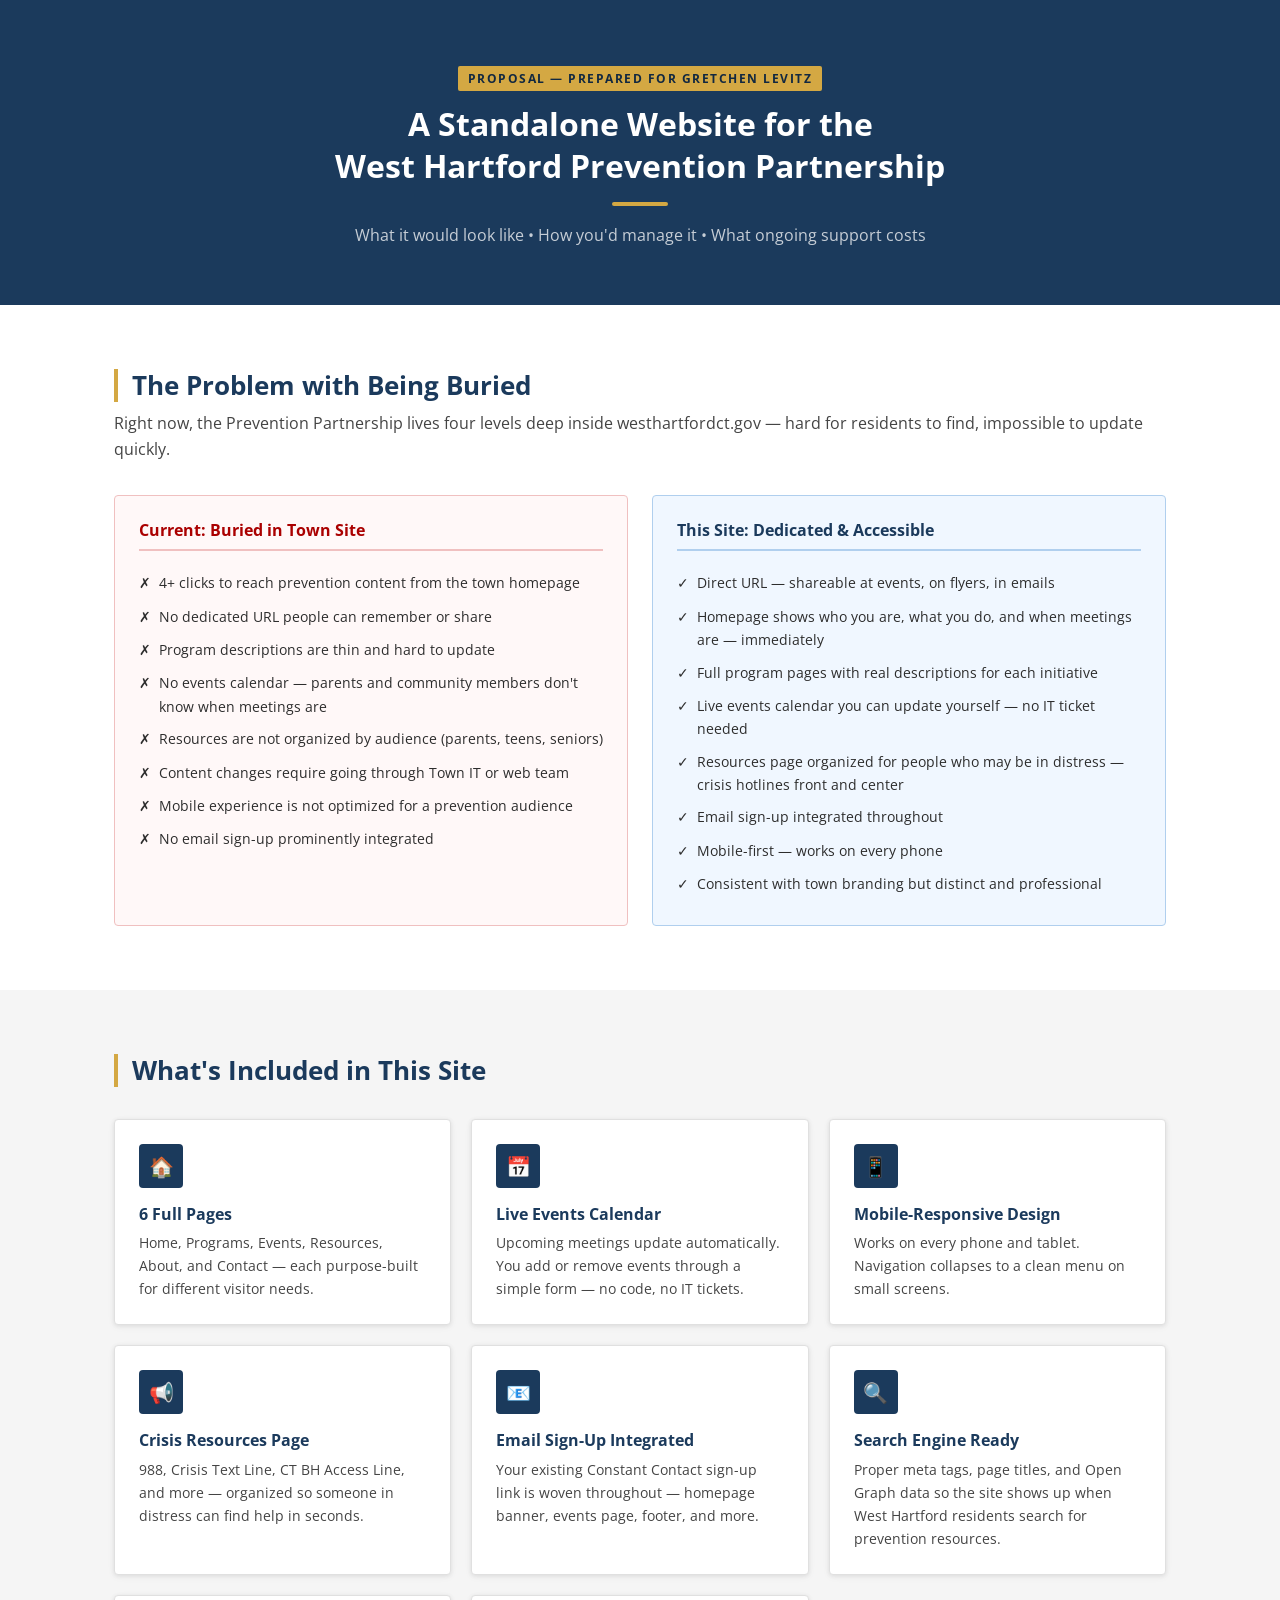
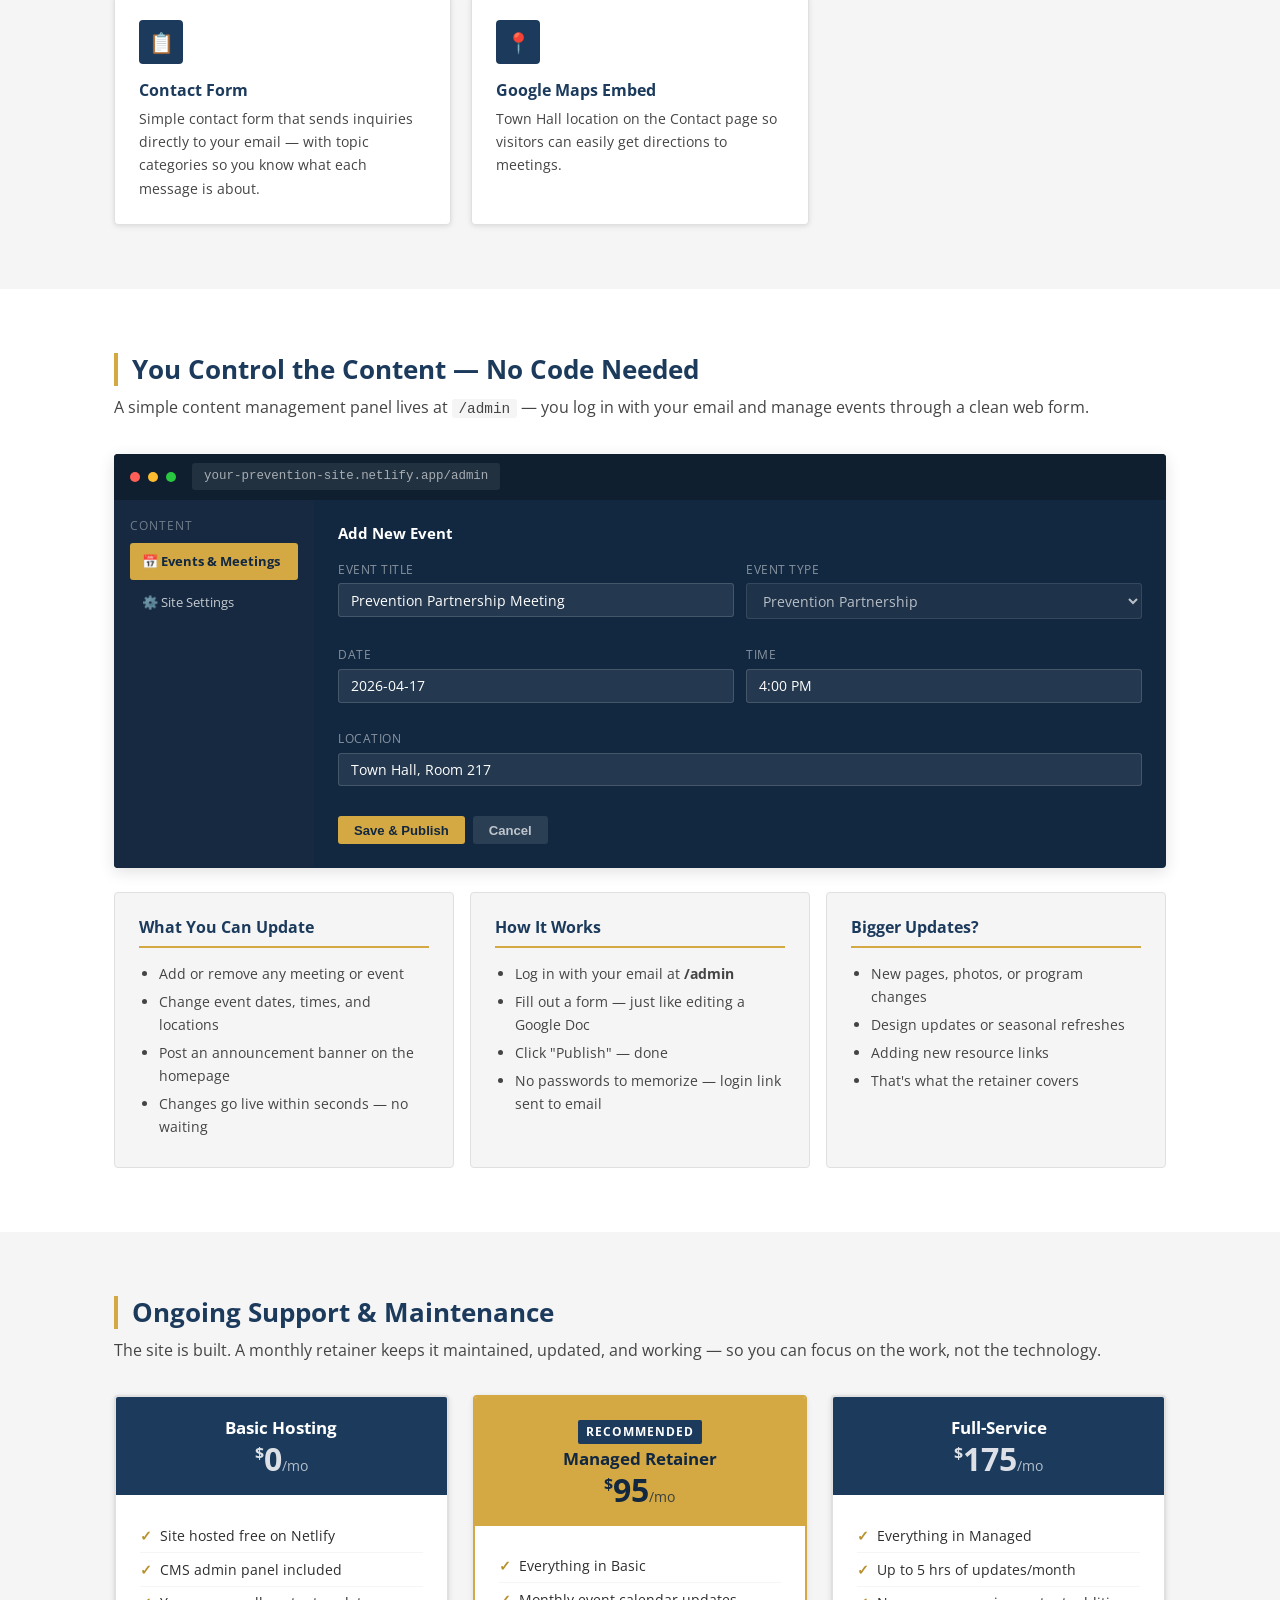
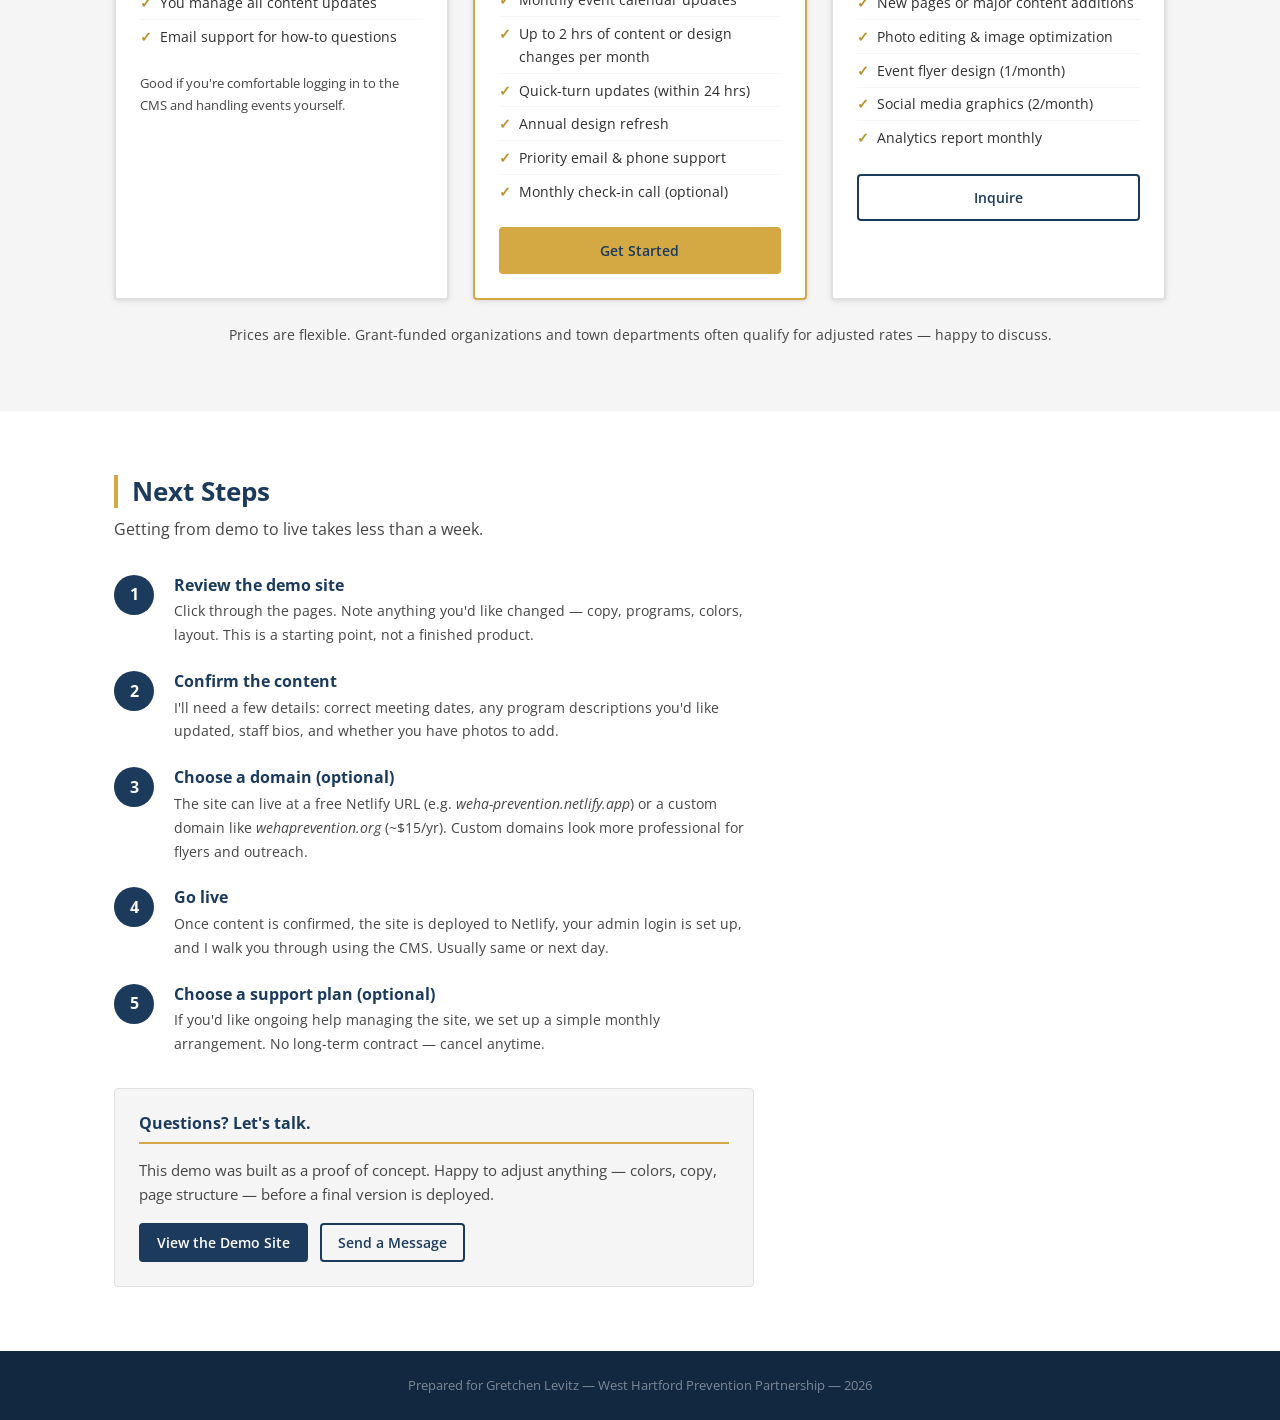
<file: pitch.html>
<!DOCTYPE html>
<html lang="en">
<head>
  <meta charset="UTF-8" />
  <meta name="viewport" content="width=device-width, initial-scale=1.0" />
  <title>Site Proposal | West Hartford Prevention Partnership</title>
  <meta name="robots" content="noindex, nofollow" />

  <link rel="icon" href="data:image/svg+xml,<svg xmlns='http://www.w3.org/2000/svg' viewBox='0 0 32 32'><rect width='32' height='32' rx='4' fill='%231B3A5C'/><text x='16' y='22' font-size='18' font-family='sans-serif' font-weight='bold' fill='%23D4A843' text-anchor='middle'>W</text></svg>" />
  <link rel="preconnect" href="https://fonts.googleapis.com" />
  <link rel="preconnect" href="https://fonts.gstatic.com" crossorigin />
  <link href="https://fonts.googleapis.com/css2?family=Open+Sans:wght@400;600;700&display=swap" rel="stylesheet" />
  <link rel="stylesheet" href="styles.css" />

  <style>
    /* Pitch-page-specific overrides */
    .pitch-hero {
      background: var(--navy);
      padding: 4rem 0 3.5rem;
      text-align: center;
    }
    .pitch-hero h1 { color: #fff; font-size: 2rem; margin-bottom: 0.5rem; }
    .pitch-hero .sub { color: rgba(255,255,255,0.75); font-size: 1rem; }
    .pitch-hero .hero-accent { margin: 1rem auto; }

    .pitch-label {
      display: inline-block;
      background: var(--gold);
      color: var(--navy-dark);
      font-size: 0.72rem;
      font-weight: 700;
      text-transform: uppercase;
      letter-spacing: 1.5px;
      padding: 0.2rem 0.6rem;
      border-radius: 2px;
      margin-bottom: 0.75rem;
    }

    .comparison-grid {
      display: grid;
      grid-template-columns: 1fr 1fr;
      gap: 1.5rem;
    }

    .comparison-col {
      border-radius: var(--radius);
      padding: 1.5rem;
    }

    .comparison-col.before {
      background: #fff8f8;
      border: 1px solid #f0c0c0;
    }

    .comparison-col.after {
      background: #f0f7ff;
      border: 1px solid #b0cfee;
    }

    .comparison-col h3 {
      font-size: 1rem;
      margin-bottom: 1rem;
      padding-bottom: 0.5rem;
      border-bottom: 2px solid currentColor;
    }

    .comparison-col.before h3 { color: #a00; border-color: #f0c0c0; }
    .comparison-col.after  h3 { color: var(--navy); border-color: #b0cfee; }

    .check-list { list-style: none; }
    .check-list li {
      padding: 0.3rem 0;
      font-size: 0.875rem;
      display: flex;
      align-items: baseline;
      gap: 0.5rem;
    }
    .check-list li::before {
      content: attr(data-marker);
      font-size: 0.9rem;
      flex-shrink: 0;
    }

    .feature-grid {
      display: grid;
      grid-template-columns: repeat(auto-fill, minmax(260px, 1fr));
      gap: 1.25rem;
    }

    .feature-card {
      background: var(--white);
      border: 1px solid var(--gray-mid);
      border-radius: var(--radius);
      padding: 1.5rem;
      box-shadow: var(--shadow);
    }

    .feature-icon {
      width: 44px;
      height: 44px;
      border-radius: var(--radius);
      background: var(--navy);
      color: var(--gold);
      display: flex;
      align-items: center;
      justify-content: center;
      font-size: 1.25rem;
      margin-bottom: 1rem;
    }

    .feature-card h4 { margin-bottom: 0.4rem; }
    .feature-card p  { font-size: 0.875rem; color: var(--text-light); margin: 0; }

    .tier-grid {
      display: grid;
      grid-template-columns: repeat(auto-fill, minmax(280px, 1fr));
      gap: 1.5rem;
    }

    .tier-card {
      background: var(--white);
      border: 2px solid var(--gray-mid);
      border-radius: var(--radius);
      overflow: hidden;
      box-shadow: var(--shadow);
    }

    .tier-card.featured {
      border-color: var(--gold);
    }

    .tier-header {
      background: var(--navy);
      padding: 1.25rem 1.5rem;
      text-align: center;
    }

    .tier-card.featured .tier-header {
      background: var(--gold);
    }

    .tier-header h3 {
      color: #fff;
      font-size: 1.05rem;
      margin-bottom: 0.25rem;
    }

    .tier-card.featured .tier-header h3 {
      color: var(--navy-dark);
    }

    .tier-price {
      color: rgba(255,255,255,0.85);
      font-size: 2rem;
      font-weight: 700;
      line-height: 1;
    }

    .tier-card.featured .tier-price {
      color: var(--navy-dark);
    }

    .tier-price sup { font-size: 1rem; vertical-align: super; }
    .tier-price span { font-size: 0.85rem; font-weight: 400; opacity: 0.8; }

    .tier-body { padding: 1.5rem; }

    .tier-features { list-style: none; margin-bottom: 1.25rem; }
    .tier-features li {
      font-size: 0.875rem;
      padding: 0.3rem 0;
      border-bottom: 1px solid var(--gray-light);
      display: flex;
      align-items: baseline;
      gap: 0.5rem;
    }
    .tier-features li:last-child { border-bottom: none; }
    .tier-features li::before { content: "✓"; color: var(--gold-dark); font-weight: 700; flex-shrink: 0; }

    .badge-recommended {
      display: inline-block;
      background: var(--navy);
      color: #fff;
      font-size: 0.72rem;
      font-weight: 700;
      text-transform: uppercase;
      letter-spacing: 1px;
      padding: 0.15rem 0.5rem;
      border-radius: 2px;
      margin-bottom: 0.25rem;
    }

    .step-list { counter-reset: steps; }
    .step-item {
      display: flex;
      gap: 1.25rem;
      margin-bottom: 1.5rem;
      align-items: flex-start;
    }
    .step-num {
      counter-increment: steps;
      width: 40px;
      height: 40px;
      border-radius: 50%;
      background: var(--navy);
      color: var(--white);
      display: flex;
      align-items: center;
      justify-content: center;
      font-weight: 700;
      font-size: 1rem;
      flex-shrink: 0;
    }
    .step-content h4 { margin-bottom: 0.25rem; }
    .step-content p  { font-size: 0.9rem; color: var(--text-light); margin: 0; }

    .cms-demo {
      background: var(--navy-dark);
      border-radius: var(--radius);
      overflow: hidden;
      box-shadow: var(--shadow-hover);
    }
    .cms-demo-bar {
      background: #0f1f30;
      padding: 0.6rem 1rem;
      display: flex;
      align-items: center;
      gap: 0.5rem;
    }
    .cms-demo-bar .dot {
      width: 10px; height: 10px; border-radius: 50%;
    }
    .cms-demo-bar .dot-r { background: #ff5f57; }
    .cms-demo-bar .dot-y { background: #febc2e; }
    .cms-demo-bar .dot-g { background: #28c840; }
    .cms-demo-bar .url {
      background: rgba(255,255,255,0.08);
      color: rgba(255,255,255,0.6);
      font-size: 0.78rem;
      padding: 0.2rem 0.75rem;
      border-radius: 3px;
      margin-left: 0.5rem;
      font-family: monospace;
    }
    .cms-demo-inner {
      display: grid;
      grid-template-columns: 200px 1fr;
    }
    .cms-sidebar {
      background: #162940;
      padding: 1rem;
      min-height: 280px;
    }
    .cms-sidebar p {
      font-size: 0.72rem;
      color: rgba(255,255,255,0.4);
      text-transform: uppercase;
      letter-spacing: 1px;
      margin-bottom: 0.5rem;
    }
    .cms-nav-item {
      padding: 0.5rem 0.75rem;
      border-radius: 3px;
      font-size: 0.82rem;
      color: rgba(255,255,255,0.75);
      margin-bottom: 0.25rem;
      cursor: pointer;
    }
    .cms-nav-item.active {
      background: var(--gold);
      color: var(--navy-dark);
      font-weight: 700;
    }
    .cms-content {
      padding: 1.5rem;
    }
    .cms-content h4 {
      color: #fff;
      font-size: 0.95rem;
      margin-bottom: 1rem;
    }
    .cms-field {
      margin-bottom: 0.875rem;
    }
    .cms-field label {
      display: block;
      font-size: 0.72rem;
      color: rgba(255,255,255,0.5);
      text-transform: uppercase;
      letter-spacing: 0.5px;
      margin-bottom: 0.3rem;
    }
    .cms-field input, .cms-field select {
      background: rgba(255,255,255,0.08);
      border: 1px solid rgba(255,255,255,0.15);
      border-radius: 3px;
      padding: 0.4rem 0.75rem;
      color: #fff;
      font-size: 0.85rem;
      width: 100%;
      font-family: var(--font);
    }
    .cms-save-row {
      display: flex;
      gap: 0.5rem;
      margin-top: 1rem;
    }
    .cms-btn {
      padding: 0.4rem 1rem;
      border-radius: 3px;
      font-size: 0.82rem;
      font-weight: 700;
      border: none;
      cursor: pointer;
    }
    .cms-btn-save { background: var(--gold); color: var(--navy-dark); }
    .cms-btn-cancel { background: rgba(255,255,255,0.1); color: rgba(255,255,255,0.7); }

    @media (max-width: 768px) {
      .comparison-grid { grid-template-columns: 1fr; }
      .cms-demo-inner  { grid-template-columns: 1fr; }
      .cms-sidebar     { display: none; }
    }
  </style>
</head>
<body>

  <!-- PITCH HERO -->
  <div class="pitch-hero">
    <div class="container">
      <div class="pitch-label">Proposal &mdash; Prepared for Gretchen Levitz</div>
      <h1>A Standalone Website for the<br>West Hartford Prevention Partnership</h1>
      <div class="hero-accent"></div>
      <p class="sub">What it would look like &bull; How you'd manage it &bull; What ongoing support costs</p>
    </div>
  </div>

  <main>

    <!-- THE PROBLEM -->
    <section class="section">
      <div class="container">
        <div class="section-header">
          <h2>The Problem with Being Buried</h2>
          <p>Right now, the Prevention Partnership lives four levels deep inside westhartfordct.gov — hard for residents to find, impossible to update quickly.</p>
        </div>

        <div class="comparison-grid">
          <div class="comparison-col before">
            <h3>Current: Buried in Town Site</h3>
            <ul class="check-list">
              <li data-marker="✗">4+ clicks to reach prevention content from the town homepage</li>
              <li data-marker="✗">No dedicated URL people can remember or share</li>
              <li data-marker="✗">Program descriptions are thin and hard to update</li>
              <li data-marker="✗">No events calendar — parents and community members don't know when meetings are</li>
              <li data-marker="✗">Resources are not organized by audience (parents, teens, seniors)</li>
              <li data-marker="✗">Content changes require going through Town IT or web team</li>
              <li data-marker="✗">Mobile experience is not optimized for a prevention audience</li>
              <li data-marker="✗">No email sign-up prominently integrated</li>
            </ul>
          </div>
          <div class="comparison-col after">
            <h3>This Site: Dedicated &amp; Accessible</h3>
            <ul class="check-list">
              <li data-marker="✓">Direct URL — shareable at events, on flyers, in emails</li>
              <li data-marker="✓">Homepage shows who you are, what you do, and when meetings are — immediately</li>
              <li data-marker="✓">Full program pages with real descriptions for each initiative</li>
              <li data-marker="✓">Live events calendar you can update yourself — no IT ticket needed</li>
              <li data-marker="✓">Resources page organized for people who may be in distress — crisis hotlines front and center</li>
              <li data-marker="✓">Email sign-up integrated throughout</li>
              <li data-marker="✓">Mobile-first — works on every phone</li>
              <li data-marker="✓">Consistent with town branding but distinct and professional</li>
            </ul>
          </div>
        </div>
      </div>
    </section>

    <!-- WHAT'S INCLUDED -->
    <section class="section section-alt">
      <div class="container">
        <div class="section-header">
          <h2>What's Included in This Site</h2>
        </div>
        <div class="feature-grid">

          <div class="feature-card">
            <div class="feature-icon">&#127968;</div>
            <h4>6 Full Pages</h4>
            <p>Home, Programs, Events, Resources, About, and Contact — each purpose-built for different visitor needs.</p>
          </div>

          <div class="feature-card">
            <div class="feature-icon">&#128197;</div>
            <h4>Live Events Calendar</h4>
            <p>Upcoming meetings update automatically. You add or remove events through a simple form — no code, no IT tickets.</p>
          </div>

          <div class="feature-card">
            <div class="feature-icon">&#128241;</div>
            <h4>Mobile-Responsive Design</h4>
            <p>Works on every phone and tablet. Navigation collapses to a clean menu on small screens.</p>
          </div>

          <div class="feature-card">
            <div class="feature-icon">&#128226;</div>
            <h4>Crisis Resources Page</h4>
            <p>988, Crisis Text Line, CT BH Access Line, and more — organized so someone in distress can find help in seconds.</p>
          </div>

          <div class="feature-card">
            <div class="feature-icon">&#128231;</div>
            <h4>Email Sign-Up Integrated</h4>
            <p>Your existing Constant Contact sign-up link is woven throughout — homepage banner, events page, footer, and more.</p>
          </div>

          <div class="feature-card">
            <div class="feature-icon">&#128269;</div>
            <h4>Search Engine Ready</h4>
            <p>Proper meta tags, page titles, and Open Graph data so the site shows up when West Hartford residents search for prevention resources.</p>
          </div>

          <div class="feature-card">
            <div class="feature-icon">&#128203;</div>
            <h4>Contact Form</h4>
            <p>Simple contact form that sends inquiries directly to your email — with topic categories so you know what each message is about.</p>
          </div>

          <div class="feature-card">
            <div class="feature-icon">&#128205;</div>
            <h4>Google Maps Embed</h4>
            <p>Town Hall location on the Contact page so visitors can easily get directions to meetings.</p>
          </div>

        </div>
      </div>
    </section>

    <!-- CMS / BACKEND DEMO -->
    <section class="section">
      <div class="container">
        <div class="section-header">
          <h2>You Control the Content — No Code Needed</h2>
          <p>A simple content management panel lives at <code style="background:var(--gray-light);padding:.1rem .4rem;border-radius:3px;font-size:.9rem;">/admin</code> — you log in with your email and manage events through a clean web form.</p>
        </div>

        <!-- Simulated CMS UI -->
        <div class="cms-demo">
          <div class="cms-demo-bar">
            <div class="dot dot-r"></div>
            <div class="dot dot-y"></div>
            <div class="dot dot-g"></div>
            <span class="url">your-prevention-site.netlify.app/admin</span>
          </div>
          <div class="cms-demo-inner">
            <div class="cms-sidebar">
              <p>Content</p>
              <div class="cms-nav-item active">&#128197; Events &amp; Meetings</div>
              <div class="cms-nav-item">&#9881;&#65039; Site Settings</div>
            </div>
            <div class="cms-content">
              <h4>Add New Event</h4>
              <div style="display:grid;grid-template-columns:1fr 1fr;gap:.75rem;">
                <div class="cms-field">
                  <label>Event Title</label>
                  <input type="text" value="Prevention Partnership Meeting" readonly />
                </div>
                <div class="cms-field">
                  <label>Event Type</label>
                  <select disabled>
                    <option>Prevention Partnership</option>
                  </select>
                </div>
                <div class="cms-field">
                  <label>Date</label>
                  <input type="text" value="2026-04-17" readonly />
                </div>
                <div class="cms-field">
                  <label>Time</label>
                  <input type="text" value="4:00 PM" readonly />
                </div>
                <div class="cms-field" style="grid-column:1/-1;">
                  <label>Location</label>
                  <input type="text" value="Town Hall, Room 217" readonly />
                </div>
              </div>
              <div class="cms-save-row">
                <button class="cms-btn cms-btn-save">Save &amp; Publish</button>
                <button class="cms-btn cms-btn-cancel">Cancel</button>
              </div>
            </div>
          </div>
        </div>

        <div style="margin-top: 1.5rem; display:grid; grid-template-columns: repeat(auto-fill, minmax(260px,1fr)); gap:1rem;">
          <div class="info-box">
            <h3>What You Can Update</h3>
            <ul style="list-style:disc;padding-left:1.25rem;font-size:.875rem;color:var(--text-light);">
              <li style="margin-bottom:.3rem;">Add or remove any meeting or event</li>
              <li style="margin-bottom:.3rem;">Change event dates, times, and locations</li>
              <li style="margin-bottom:.3rem;">Post an announcement banner on the homepage</li>
              <li style="margin-bottom:.3rem;">Changes go live within seconds — no waiting</li>
            </ul>
          </div>
          <div class="info-box">
            <h3>How It Works</h3>
            <ul style="list-style:disc;padding-left:1.25rem;font-size:.875rem;color:var(--text-light);">
              <li style="margin-bottom:.3rem;">Log in with your email at <strong>/admin</strong></li>
              <li style="margin-bottom:.3rem;">Fill out a form — just like editing a Google Doc</li>
              <li style="margin-bottom:.3rem;">Click "Publish" — done</li>
              <li style="margin-bottom:.3rem;">No passwords to memorize — login link sent to email</li>
            </ul>
          </div>
          <div class="info-box">
            <h3>Bigger Updates?</h3>
            <ul style="list-style:disc;padding-left:1.25rem;font-size:.875rem;color:var(--text-light);">
              <li style="margin-bottom:.3rem;">New pages, photos, or program changes</li>
              <li style="margin-bottom:.3rem;">Design updates or seasonal refreshes</li>
              <li style="margin-bottom:.3rem;">Adding new resource links</li>
              <li style="margin-bottom:.3rem;">That's what the retainer covers</li>
            </ul>
          </div>
        </div>
      </div>
    </section>

    <!-- RETAINER TIERS -->
    <section class="section section-alt">
      <div class="container">
        <div class="section-header">
          <h2>Ongoing Support &amp; Maintenance</h2>
          <p>The site is built. A monthly retainer keeps it maintained, updated, and working — so you can focus on the work, not the technology.</p>
        </div>

        <div class="tier-grid">

          <div class="tier-card">
            <div class="tier-header">
              <h3>Basic Hosting</h3>
              <div class="tier-price"><sup>$</sup>0<span>/mo</span></div>
            </div>
            <div class="tier-body">
              <ul class="tier-features">
                <li>Site hosted free on Netlify</li>
                <li>CMS admin panel included</li>
                <li>You manage all content updates</li>
                <li>Email support for how-to questions</li>
              </ul>
              <p style="font-size:.82rem;color:var(--text-light);">Good if you're comfortable logging in to the CMS and handling events yourself.</p>
            </div>
          </div>

          <div class="tier-card featured">
            <div class="tier-header">
              <span class="badge-recommended">Recommended</span>
              <h3>Managed Retainer</h3>
              <div class="tier-price"><sup>$</sup>95<span>/mo</span></div>
            </div>
            <div class="tier-body">
              <ul class="tier-features">
                <li>Everything in Basic</li>
                <li>Monthly event calendar updates</li>
                <li>Up to 2 hrs of content or design changes per month</li>
                <li>Quick-turn updates (within 24 hrs)</li>
                <li>Annual design refresh</li>
                <li>Priority email &amp; phone support</li>
                <li>Monthly check-in call (optional)</li>
              </ul>
              <a href="mailto:d1lew0927@gmail.com" class="btn btn-accent" style="width:100%;text-align:center;display:block;margin-top:0.5rem;">Get Started</a>
            </div>
          </div>

          <div class="tier-card">
            <div class="tier-header">
              <h3>Full-Service</h3>
              <div class="tier-price"><sup>$</sup>175<span>/mo</span></div>
            </div>
            <div class="tier-body">
              <ul class="tier-features">
                <li>Everything in Managed</li>
                <li>Up to 5 hrs of updates/month</li>
                <li>New pages or major content additions</li>
                <li>Photo editing &amp; image optimization</li>
                <li>Event flyer design (1/month)</li>
                <li>Social media graphics (2/month)</li>
                <li>Analytics report monthly</li>
              </ul>
              <a href="mailto:d1lew0927@gmail.com" class="btn btn-outline" style="width:100%;text-align:center;display:block;margin-top:0.5rem;">Inquire</a>
            </div>
          </div>

        </div>

        <p style="margin-top:1.5rem;font-size:.85rem;color:var(--text-light);text-align:center;">Prices are flexible. Grant-funded organizations and town departments often qualify for adjusted rates &mdash; happy to discuss.</p>
      </div>
    </section>

    <!-- NEXT STEPS -->
    <section class="section">
      <div class="container">
        <div class="section-header">
          <h2>Next Steps</h2>
          <p>Getting from demo to live takes less than a week.</p>
        </div>

        <div class="step-list" style="max-width:640px;">
          <div class="step-item">
            <div class="step-num">1</div>
            <div class="step-content">
              <h4>Review the demo site</h4>
              <p>Click through the pages. Note anything you'd like changed — copy, programs, colors, layout. This is a starting point, not a finished product.</p>
            </div>
          </div>
          <div class="step-item">
            <div class="step-num">2</div>
            <div class="step-content">
              <h4>Confirm the content</h4>
              <p>I'll need a few details: correct meeting dates, any program descriptions you'd like updated, staff bios, and whether you have photos to add.</p>
            </div>
          </div>
          <div class="step-item">
            <div class="step-num">3</div>
            <div class="step-content">
              <h4>Choose a domain (optional)</h4>
              <p>The site can live at a free Netlify URL (e.g. <em>weha-prevention.netlify.app</em>) or a custom domain like <em>wehaprevention.org</em> (~$15/yr). Custom domains look more professional for flyers and outreach.</p>
            </div>
          </div>
          <div class="step-item">
            <div class="step-num">4</div>
            <div class="step-content">
              <h4>Go live</h4>
              <p>Once content is confirmed, the site is deployed to Netlify, your admin login is set up, and I walk you through using the CMS. Usually same or next day.</p>
            </div>
          </div>
          <div class="step-item">
            <div class="step-num">5</div>
            <div class="step-content">
              <h4>Choose a support plan (optional)</h4>
              <p>If you'd like ongoing help managing the site, we set up a simple monthly arrangement. No long-term contract — cancel anytime.</p>
            </div>
          </div>
        </div>

        <div class="info-box" style="max-width:640px;margin-top:2rem;">
          <h3>Questions? Let's talk.</h3>
          <p>This demo was built as a proof of concept. Happy to adjust anything — colors, copy, page structure — before a final version is deployed.</p>
          <div style="margin-top:1rem;display:flex;gap:.75rem;flex-wrap:wrap;">
            <a href="index.html" class="btn btn-primary btn-sm">View the Demo Site</a>
            <a href="contact.html" class="btn btn-outline btn-sm">Send a Message</a>
          </div>
        </div>
      </div>
    </section>

  </main>

  <!-- Minimal footer for pitch page -->
  <div style="background:var(--navy-dark);text-align:center;padding:1.5rem;font-size:.8rem;color:rgba(255,255,255,.45);">
    <p>Prepared for Gretchen Levitz &mdash; West Hartford Prevention Partnership &mdash; 2026</p>
  </div>

  <script src="script.js"></script>
</body>
</html>
</file>
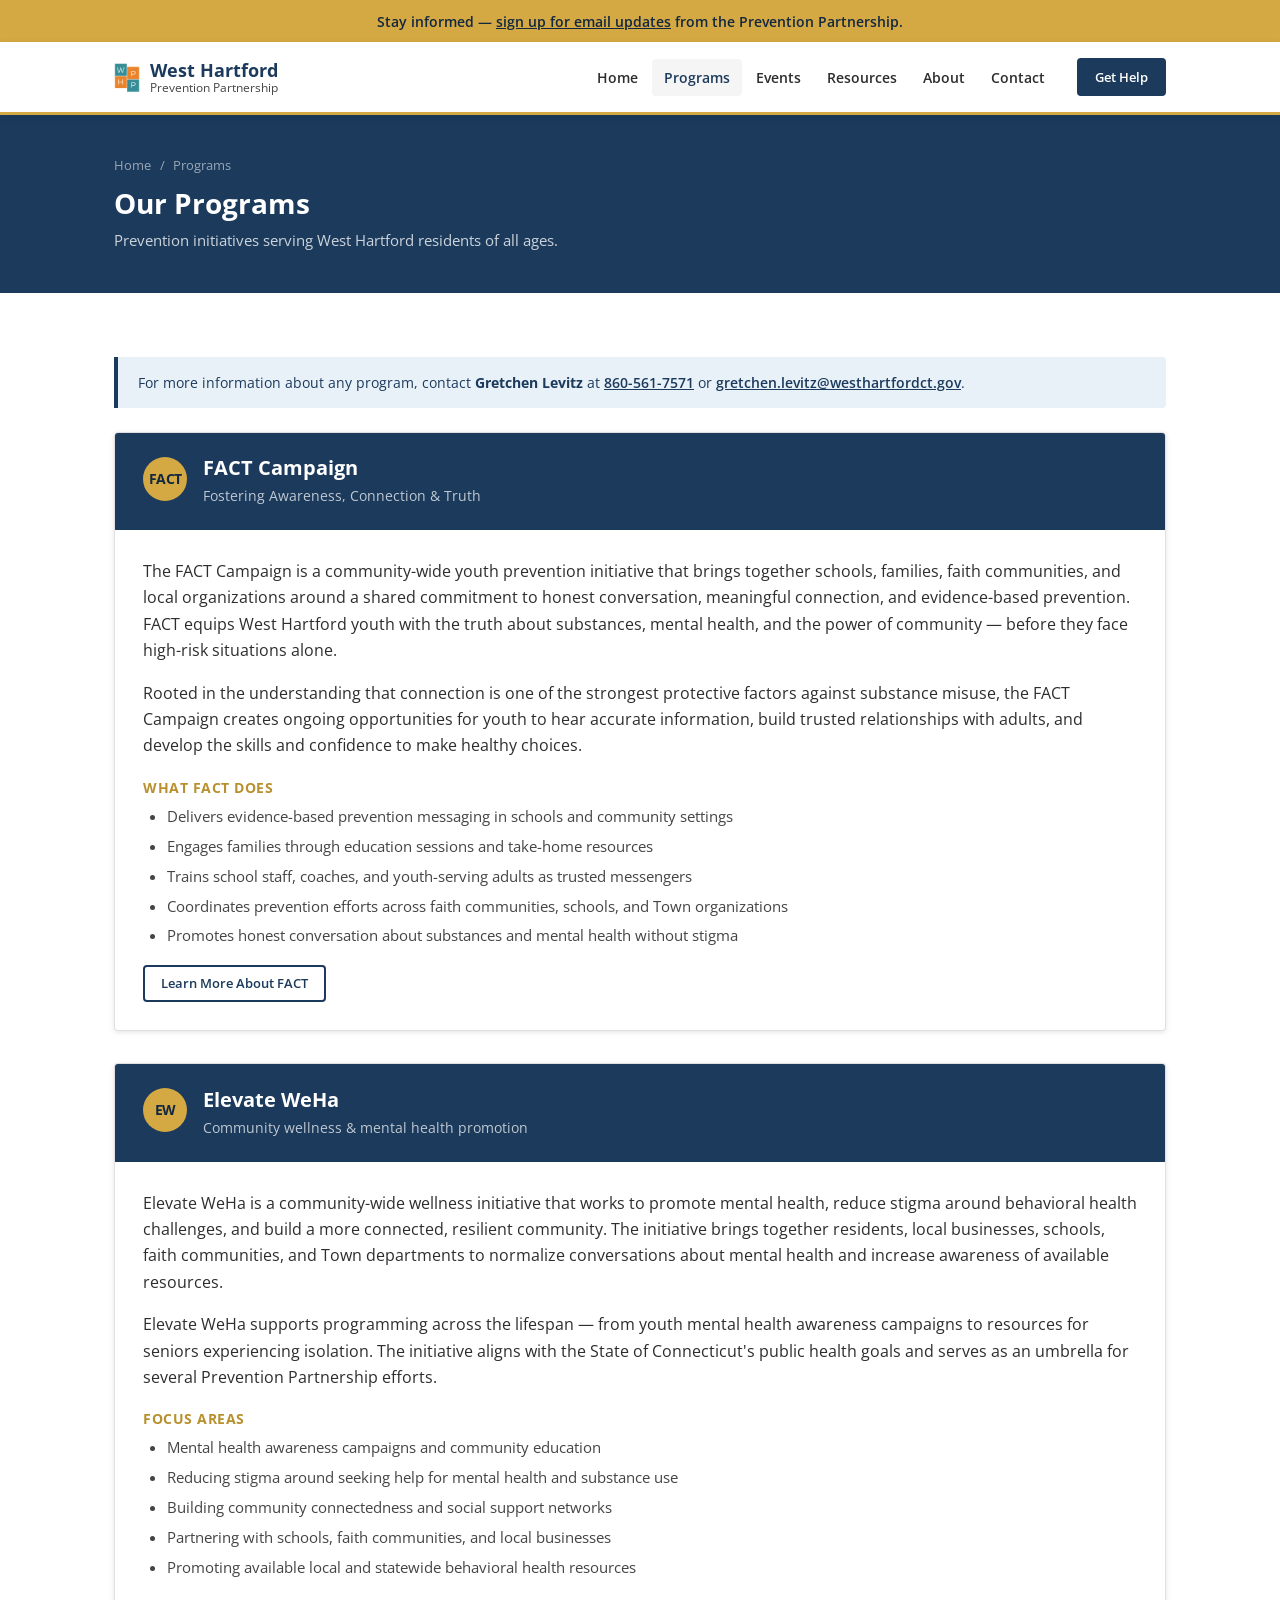
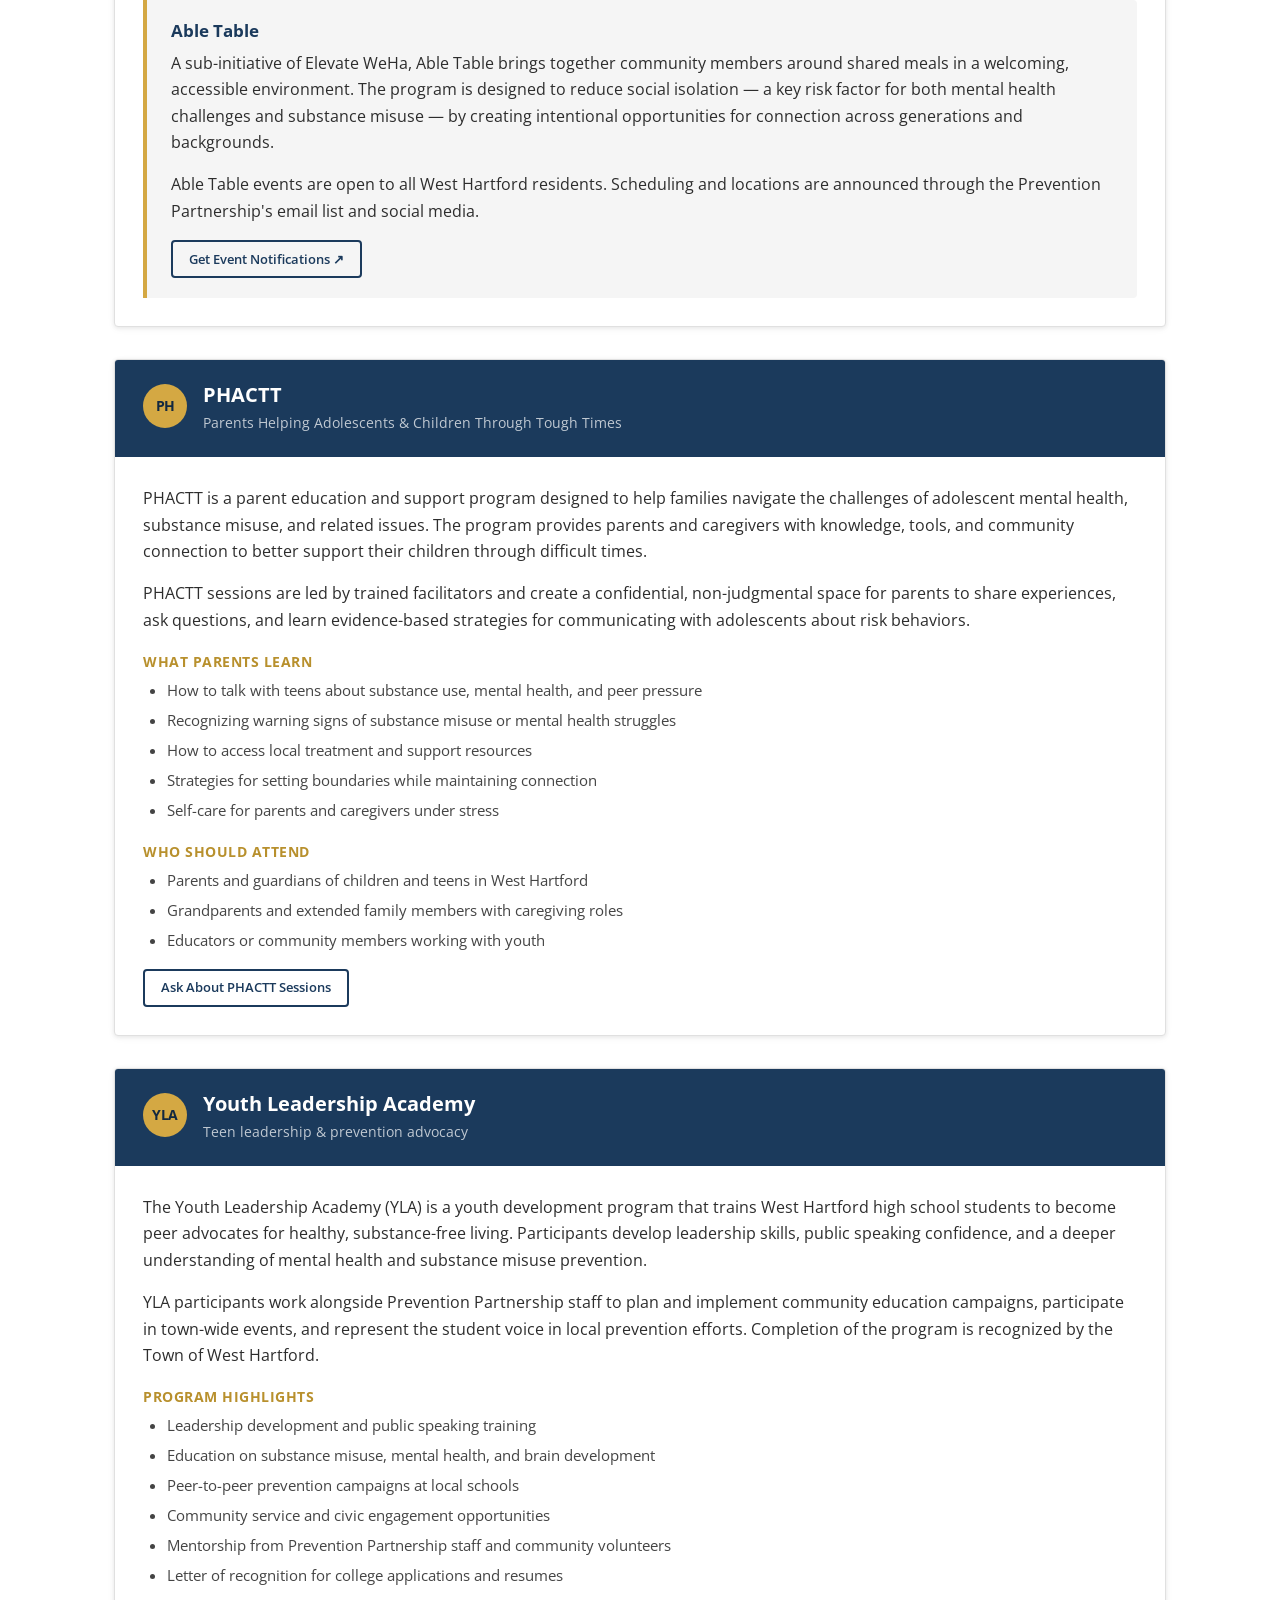
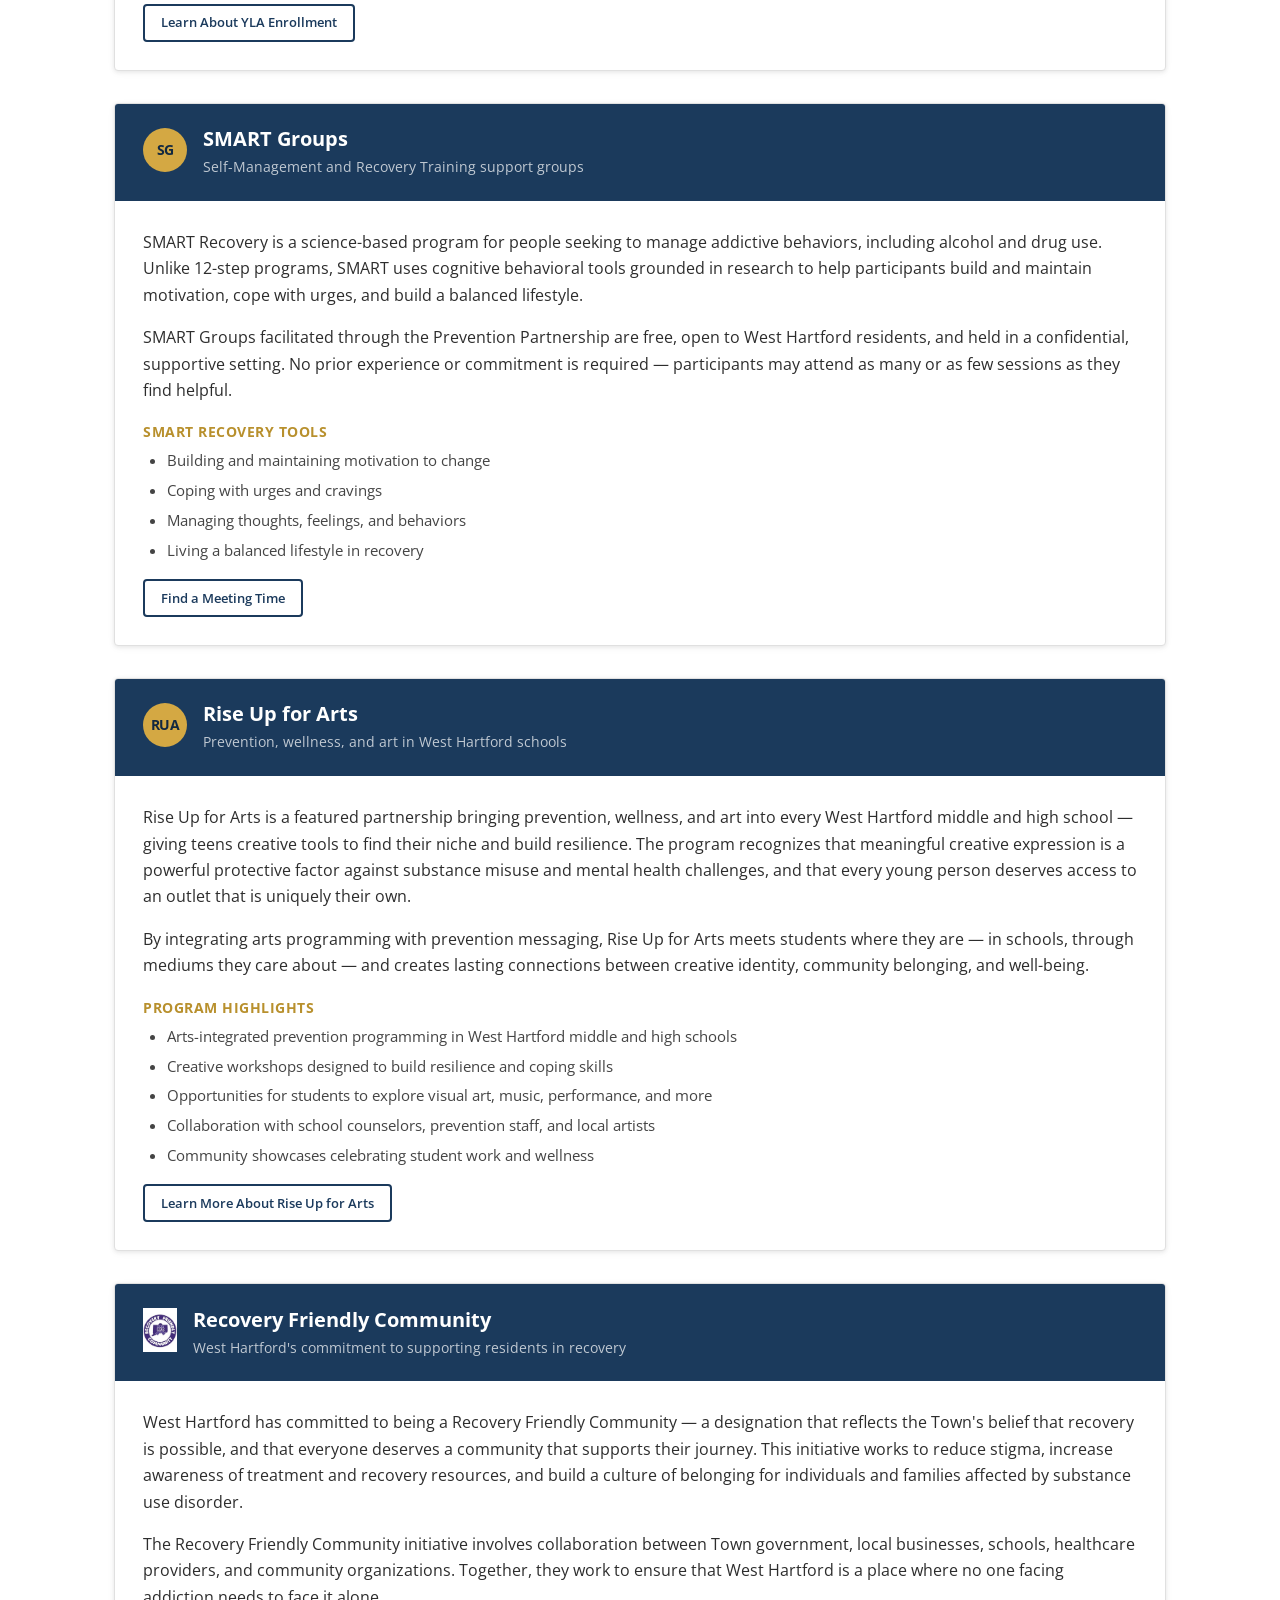
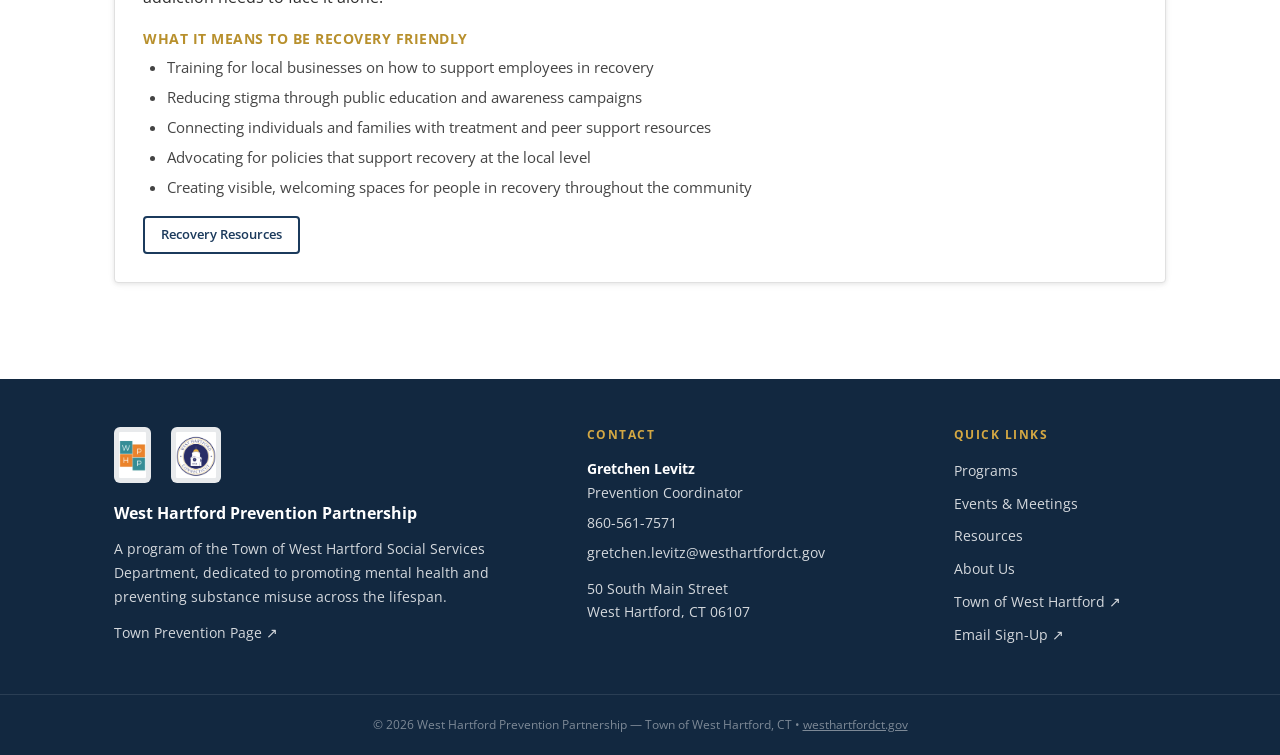
<file: programs.html>
<!DOCTYPE html>
<html lang="en">
<head>
  <meta charset="UTF-8" />
  <meta name="viewport" content="width=device-width, initial-scale=1.0" />
  <title>Programs | West Hartford Prevention Partnership</title>
  <meta name="description" content="Learn about the West Hartford Prevention Partnership's programs including Elevate WeHa, Able Table, PHACTT, Youth Leadership Academy, SMART Groups, and the Recovery Friendly Community initiative." />

  <!-- Open Graph -->
  <meta property="og:title" content="Programs | West Hartford Prevention Partnership" />
  <meta property="og:description" content="Prevention programs and initiatives serving West Hartford residents of all ages." />
  <meta property="og:type" content="website" />
  <meta property="og:url" content="https://drewl727.github.io/WeHa-Prevention-Site-Demo/programs.html" />

  <link rel="icon" href="data:image/svg+xml,<svg xmlns='http://www.w3.org/2000/svg' viewBox='0 0 32 32'><rect width='32' height='32' rx='4' fill='%231B3A5C'/><text x='16' y='22' font-size='18' font-family='sans-serif' font-weight='bold' fill='%23D4A843' text-anchor='middle'>W</text></svg>" />
  <link rel="preconnect" href="https://fonts.googleapis.com" />
  <link rel="preconnect" href="https://fonts.gstatic.com" crossorigin />
  <link href="https://fonts.googleapis.com/css2?family=Open+Sans:wght@400;600;700&display=swap" rel="stylesheet" />
  <link rel="stylesheet" href="styles.css" />
</head>
<body>
  <a href="#main-content" class="skip-link">Skip to main content</a>

  <div class="email-banner">
    <p>Stay informed — <a href="https://lp.constantcontactpages.com/sl/iolsR2A" target="_blank" rel="noopener">sign up for email updates</a> from the Prevention Partnership.</p>
  </div>

  <header class="site-header">
    <div class="header-inner">
      <a href="index.html" class="site-logo">
        <img src="images/wphp-logo.png" alt="" class="logo-img" aria-hidden="true" height="44" width="26">
        <span class="logo-text">
          <span class="logo-main">West Hartford</span>
          <span class="logo-sub">Prevention Partnership</span>
        </span>
      </a>
      <button class="nav-toggle" aria-label="Open navigation" aria-expanded="false">
        <span></span><span></span><span></span>
      </button>
      <nav class="site-nav" aria-label="Main navigation">
        <ul>
          <li><a href="index.html">Home</a></li>
          <li><a href="programs.html">Programs</a></li>
          <li><a href="events.html">Events</a></li>
          <li><a href="resources.html">Resources</a></li>
          <li><a href="about.html">About</a></li>
          <li><a href="contact.html">Contact</a></li>
        </ul>
        <div class="nav-actions">
          <a href="resources.html" class="btn btn-primary btn-sm">Get Help</a>
        </div>
      </nav>
    </div>
  </header>

  <div class="page-hero">
    <div class="container">
      <div class="breadcrumb"><a href="index.html">Home</a> <span>/</span> Programs</div>
      <h1>Our Programs</h1>
      <p>Prevention initiatives serving West Hartford residents of all ages.</p>
    </div>
  </div>

  <main id="main-content">
    <section class="section">
      <div class="container">

        <div class="notice">
          For more information about any program, contact <strong>Gretchen Levitz</strong> at <a href="tel:8605617571">860-561-7571</a> or <a href="mailto:gretchen.levitz@westhartfordct.gov">gretchen.levitz@westhartfordct.gov</a>.
        </div>

        <!-- FACT CAMPAIGN -->
        <div class="program-entry" id="fact">
          <div class="program-entry-header">
            <div class="prog-num">FACT</div>
            <div class="program-entry-header-text">
              <h2>FACT Campaign</h2>
              <p class="program-tagline">Fostering Awareness, Connection &amp; Truth</p>
            </div>
          </div>
          <div class="program-entry-body">
            <p>The FACT Campaign is a community-wide youth prevention initiative that brings together schools, families, faith communities, and local organizations around a shared commitment to honest conversation, meaningful connection, and evidence-based prevention. FACT equips West Hartford youth with the truth about substances, mental health, and the power of community — before they face high-risk situations alone.</p>
            <p>Rooted in the understanding that connection is one of the strongest protective factors against substance misuse, the FACT Campaign creates ongoing opportunities for youth to hear accurate information, build trusted relationships with adults, and develop the skills and confidence to make healthy choices.</p>

            <h4>What FACT Does</h4>
            <ul>
              <li>Delivers evidence-based prevention messaging in schools and community settings</li>
              <li>Engages families through education sessions and take-home resources</li>
              <li>Trains school staff, coaches, and youth-serving adults as trusted messengers</li>
              <li>Coordinates prevention efforts across faith communities, schools, and Town organizations</li>
              <li>Promotes honest conversation about substances and mental health without stigma</li>
            </ul>

            <p style="margin-top: 1rem;"><a href="contact.html" class="btn btn-outline btn-sm">Learn More About FACT</a></p>
          </div>
        </div>

        <!-- ELEVATE WEHA -->
        <div class="program-entry" id="elevate">
          <div class="program-entry-header">
            <div class="prog-num">EW</div>
            <div class="program-entry-header-text">
              <h2>Elevate WeHa</h2>
              <p class="program-tagline">Community wellness &amp; mental health promotion</p>
            </div>
          </div>
          <div class="program-entry-body">
            <p>Elevate WeHa is a community-wide wellness initiative that works to promote mental health, reduce stigma around behavioral health challenges, and build a more connected, resilient community. The initiative brings together residents, local businesses, schools, faith communities, and Town departments to normalize conversations about mental health and increase awareness of available resources.</p>
            <p>Elevate WeHa supports programming across the lifespan — from youth mental health awareness campaigns to resources for seniors experiencing isolation. The initiative aligns with the State of Connecticut's public health goals and serves as an umbrella for several Prevention Partnership efforts.</p>

            <h4>Focus Areas</h4>
            <ul>
              <li>Mental health awareness campaigns and community education</li>
              <li>Reducing stigma around seeking help for mental health and substance use</li>
              <li>Building community connectedness and social support networks</li>
              <li>Partnering with schools, faith communities, and local businesses</li>
              <li>Promoting available local and statewide behavioral health resources</li>
            </ul>

            <!-- ABLE TABLE sub-program -->
            <div class="sub-program" id="able-table">
              <h3>Able Table</h3>
              <p>A sub-initiative of Elevate WeHa, Able Table brings together community members around shared meals in a welcoming, accessible environment. The program is designed to reduce social isolation — a key risk factor for both mental health challenges and substance misuse — by creating intentional opportunities for connection across generations and backgrounds.</p>
              <p>Able Table events are open to all West Hartford residents. Scheduling and locations are announced through the Prevention Partnership's email list and social media.</p>
              <p style="margin-top: 0.75rem;"><a href="https://lp.constantcontactpages.com/sl/iolsR2A" target="_blank" rel="noopener" class="btn btn-outline btn-sm">Get Event Notifications &#8599;</a></p>
            </div>
          </div>
        </div>

        <!-- PHACTT -->
        <div class="program-entry" id="phactt">
          <div class="program-entry-header">
            <div class="prog-num">PH</div>
            <div class="program-entry-header-text">
              <h2>PHACTT</h2>
              <p class="program-tagline">Parents Helping Adolescents &amp; Children Through Tough Times</p>
            </div>
          </div>
          <div class="program-entry-body">
            <p>PHACTT is a parent education and support program designed to help families navigate the challenges of adolescent mental health, substance misuse, and related issues. The program provides parents and caregivers with knowledge, tools, and community connection to better support their children through difficult times.</p>
            <p>PHACTT sessions are led by trained facilitators and create a confidential, non-judgmental space for parents to share experiences, ask questions, and learn evidence-based strategies for communicating with adolescents about risk behaviors.</p>

            <h4>What Parents Learn</h4>
            <ul>
              <li>How to talk with teens about substance use, mental health, and peer pressure</li>
              <li>Recognizing warning signs of substance misuse or mental health struggles</li>
              <li>How to access local treatment and support resources</li>
              <li>Strategies for setting boundaries while maintaining connection</li>
              <li>Self-care for parents and caregivers under stress</li>
            </ul>

            <h4>Who Should Attend</h4>
            <ul>
              <li>Parents and guardians of children and teens in West Hartford</li>
              <li>Grandparents and extended family members with caregiving roles</li>
              <li>Educators or community members working with youth</li>
            </ul>

            <p style="margin-top: 1rem;"><a href="contact.html" class="btn btn-outline btn-sm">Ask About PHACTT Sessions</a></p>
          </div>
        </div>

        <!-- YOUTH LEADERSHIP ACADEMY -->
        <div class="program-entry" id="yla">
          <div class="program-entry-header">
            <div class="prog-num">YLA</div>
            <div class="program-entry-header-text">
              <h2>Youth Leadership Academy</h2>
              <p class="program-tagline">Teen leadership &amp; prevention advocacy</p>
            </div>
          </div>
          <div class="program-entry-body">
            <p>The Youth Leadership Academy (YLA) is a youth development program that trains West Hartford high school students to become peer advocates for healthy, substance-free living. Participants develop leadership skills, public speaking confidence, and a deeper understanding of mental health and substance misuse prevention.</p>
            <p>YLA participants work alongside Prevention Partnership staff to plan and implement community education campaigns, participate in town-wide events, and represent the student voice in local prevention efforts. Completion of the program is recognized by the Town of West Hartford.</p>

            <h4>Program Highlights</h4>
            <ul>
              <li>Leadership development and public speaking training</li>
              <li>Education on substance misuse, mental health, and brain development</li>
              <li>Peer-to-peer prevention campaigns at local schools</li>
              <li>Community service and civic engagement opportunities</li>
              <li>Mentorship from Prevention Partnership staff and community volunteers</li>
              <li>Letter of recognition for college applications and resumes</li>
            </ul>

            <p style="margin-top: 1rem;"><a href="contact.html" class="btn btn-outline btn-sm">Learn About YLA Enrollment</a></p>
          </div>
        </div>

        <!-- SMART GROUPS -->
        <div class="program-entry" id="smart">
          <div class="program-entry-header">
            <div class="prog-num">SG</div>
            <div class="program-entry-header-text">
              <h2>SMART Groups</h2>
              <p class="program-tagline">Self-Management and Recovery Training support groups</p>
            </div>
          </div>
          <div class="program-entry-body">
            <p>SMART Recovery is a science-based program for people seeking to manage addictive behaviors, including alcohol and drug use. Unlike 12-step programs, SMART uses cognitive behavioral tools grounded in research to help participants build and maintain motivation, cope with urges, and build a balanced lifestyle.</p>
            <p>SMART Groups facilitated through the Prevention Partnership are free, open to West Hartford residents, and held in a confidential, supportive setting. No prior experience or commitment is required — participants may attend as many or as few sessions as they find helpful.</p>

            <h4>SMART Recovery Tools</h4>
            <ul>
              <li>Building and maintaining motivation to change</li>
              <li>Coping with urges and cravings</li>
              <li>Managing thoughts, feelings, and behaviors</li>
              <li>Living a balanced lifestyle in recovery</li>
            </ul>

            <p style="margin-top: 1rem;"><a href="contact.html" class="btn btn-outline btn-sm">Find a Meeting Time</a></p>
          </div>
        </div>

        <!-- RISE UP FOR ARTS -->
        <div class="program-entry" id="rise-up-for-arts">
          <div class="program-entry-header">
            <div class="prog-num">RUA</div>
            <div class="program-entry-header-text">
              <h2>Rise Up for Arts</h2>
              <p class="program-tagline">Prevention, wellness, and art in West Hartford schools</p>
            </div>
          </div>
          <div class="program-entry-body">
            <p>Rise Up for Arts is a featured partnership bringing prevention, wellness, and art into every West Hartford middle and high school — giving teens creative tools to find their niche and build resilience. The program recognizes that meaningful creative expression is a powerful protective factor against substance misuse and mental health challenges, and that every young person deserves access to an outlet that is uniquely their own.</p>
            <p>By integrating arts programming with prevention messaging, Rise Up for Arts meets students where they are — in schools, through mediums they care about — and creates lasting connections between creative identity, community belonging, and well-being.</p>

            <h4>Program Highlights</h4>
            <ul>
              <li>Arts-integrated prevention programming in West Hartford middle and high schools</li>
              <li>Creative workshops designed to build resilience and coping skills</li>
              <li>Opportunities for students to explore visual art, music, performance, and more</li>
              <li>Collaboration with school counselors, prevention staff, and local artists</li>
              <li>Community showcases celebrating student work and wellness</li>
            </ul>

            <p style="margin-top: 1rem;"><a href="contact.html" class="btn btn-outline btn-sm">Learn More About Rise Up for Arts</a></p>
          </div>
        </div>

        <!-- RECOVERY FRIENDLY COMMUNITY -->
        <div class="program-entry" id="recovery">
          <div class="program-entry-header">
            <img src="images/rfc-logo.png" alt="Recovery Friendly Community" class="prog-logo-img">
            <div class="program-entry-header-text">
              <h2>Recovery Friendly Community</h2>
              <p class="program-tagline">West Hartford's commitment to supporting residents in recovery</p>
            </div>
          </div>
          <div class="program-entry-body">
            <p>West Hartford has committed to being a Recovery Friendly Community — a designation that reflects the Town's belief that recovery is possible, and that everyone deserves a community that supports their journey. This initiative works to reduce stigma, increase awareness of treatment and recovery resources, and build a culture of belonging for individuals and families affected by substance use disorder.</p>
            <p>The Recovery Friendly Community initiative involves collaboration between Town government, local businesses, schools, healthcare providers, and community organizations. Together, they work to ensure that West Hartford is a place where no one facing addiction needs to face it alone.</p>

            <h4>What It Means to Be Recovery Friendly</h4>
            <ul>
              <li>Training for local businesses on how to support employees in recovery</li>
              <li>Reducing stigma through public education and awareness campaigns</li>
              <li>Connecting individuals and families with treatment and peer support resources</li>
              <li>Advocating for policies that support recovery at the local level</li>
              <li>Creating visible, welcoming spaces for people in recovery throughout the community</li>
            </ul>

            <p style="margin-top: 1rem;"><a href="resources.html" class="btn btn-outline btn-sm">Recovery Resources</a></p>
          </div>
        </div>

      </div>
    </section>
  </main>

  <footer class="site-footer">
    <div class="footer-inner">
      <div class="footer-col">
        <div class="footer-logos">
          <img src="images/wphp-logo.png" alt="West Hartford Prevention Partnership logo" class="footer-logo" height="56" width="33">
          <a href="https://www.westhartfordct.gov/" target="_blank" rel="noopener" aria-label="Town of West Hartford website"><img src="images/wh-seal.png" alt="Town of West Hartford seal" class="footer-logo" height="56" width="48"></a>
        </div>
        <h3>West Hartford Prevention Partnership</h3>
        <p>A program of the Town of West Hartford Social Services Department, dedicated to promoting mental health and preventing substance misuse across the lifespan.</p>
        <p style="margin-top: 0.75rem;"><a href="https://www.westhartfordct.gov/town-departments/social-services/prevention" target="_blank" rel="noopener">Town Prevention Page &#8599;</a></p>
      </div>
      <div class="footer-col">
        <h4>Contact</h4>
        <p><strong style="color: #fff;">Gretchen Levitz</strong><br>Prevention Coordinator</p>
        <p><a href="tel:8605617571">860-561-7571</a></p>
        <p><a href="mailto:gretchen.levitz@westhartfordct.gov">gretchen.levitz@westhartfordct.gov</a></p>
        <p style="margin-top: 0.75rem;">50 South Main Street<br>West Hartford, CT 06107</p>
      </div>
      <div class="footer-col">
        <h4>Quick Links</h4>
        <ul>
          <li><a href="programs.html">Programs</a></li>
          <li><a href="events.html">Events &amp; Meetings</a></li>
          <li><a href="resources.html">Resources</a></li>
          <li><a href="about.html">About Us</a></li>
          <li><a href="https://www.westhartfordct.gov" target="_blank" rel="noopener">Town of West Hartford &#8599;</a></li>
          <li><a href="https://lp.constantcontactpages.com/sl/iolsR2A" target="_blank" rel="noopener">Email Sign-Up &#8599;</a></li>
        </ul>
      </div>
    </div>
    <div class="footer-bottom">
      <p>&copy; 2026 West Hartford Prevention Partnership &mdash; Town of West Hartford, CT &bull; <a href="https://www.westhartfordct.gov" target="_blank" rel="noopener">westhartfordct.gov</a></p>
    </div>
  </footer>

  <script src="script.js"></script>
</body>
</html>
</file>
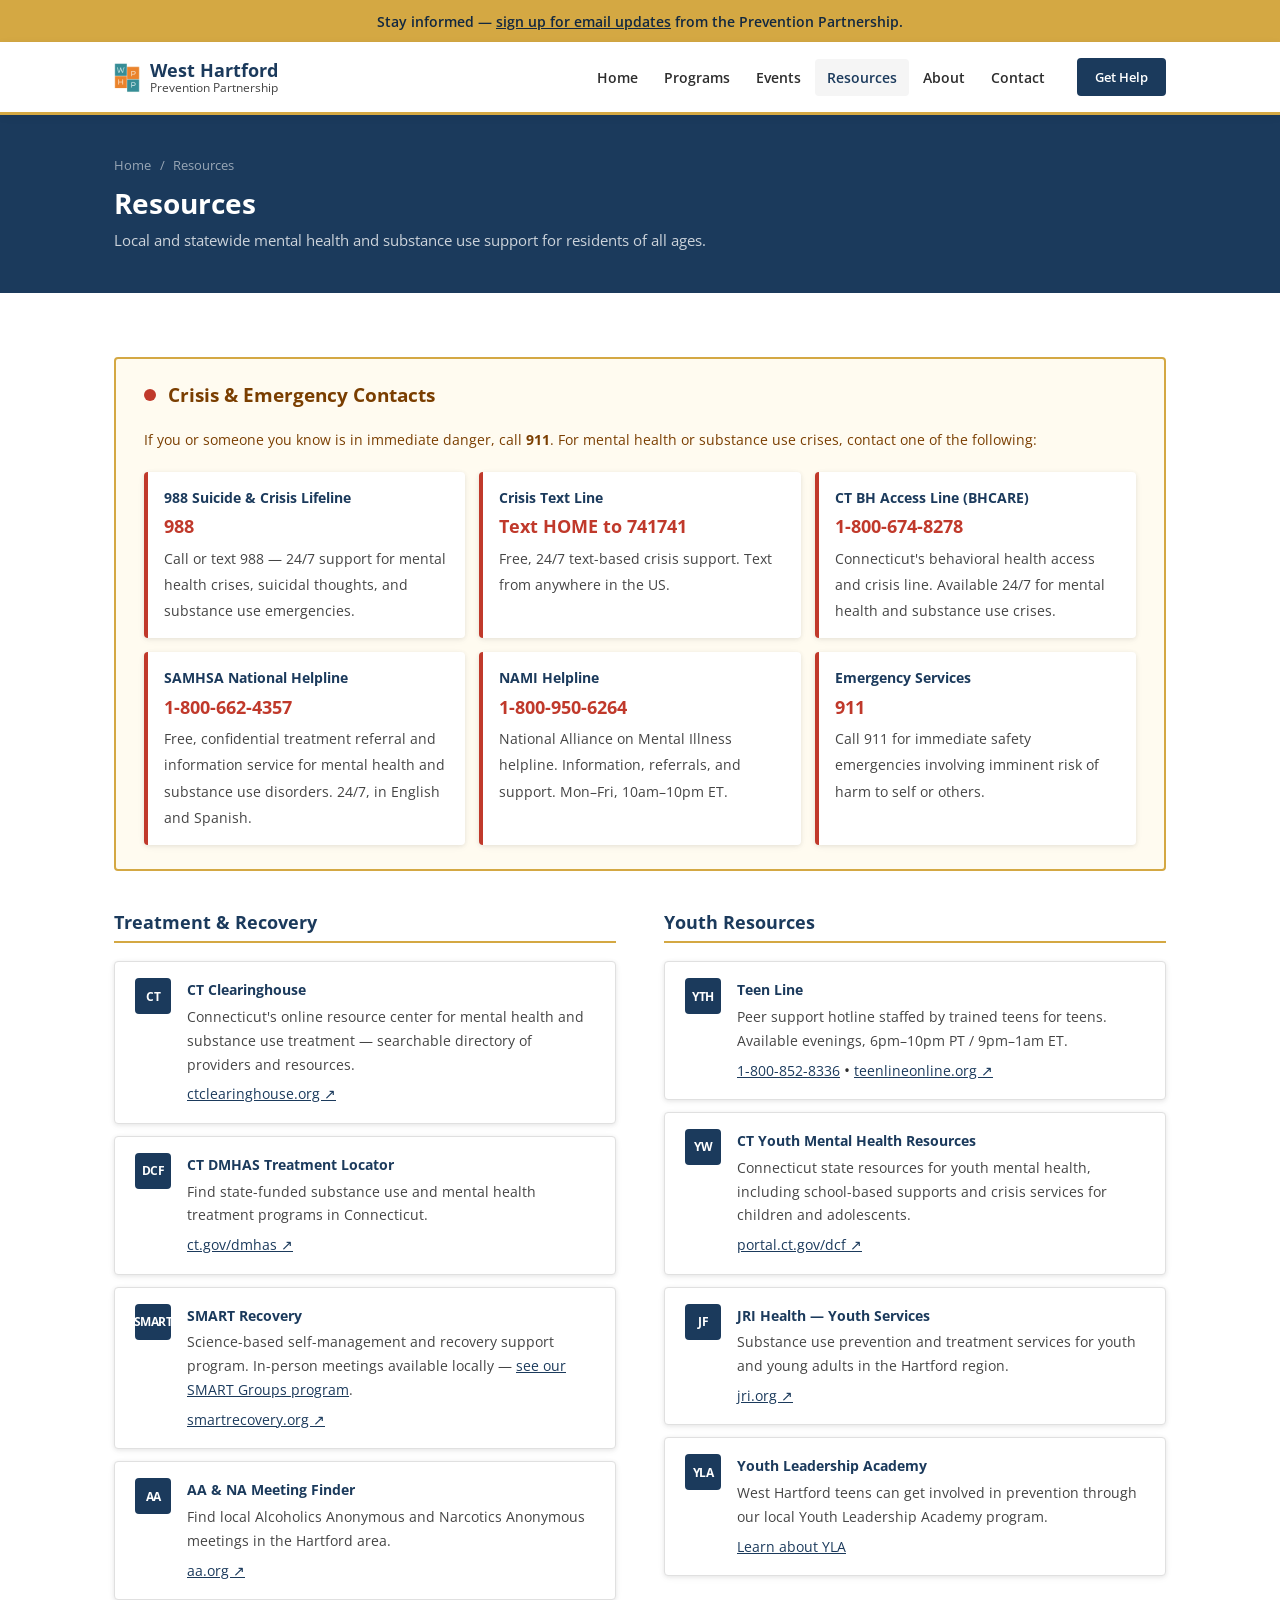
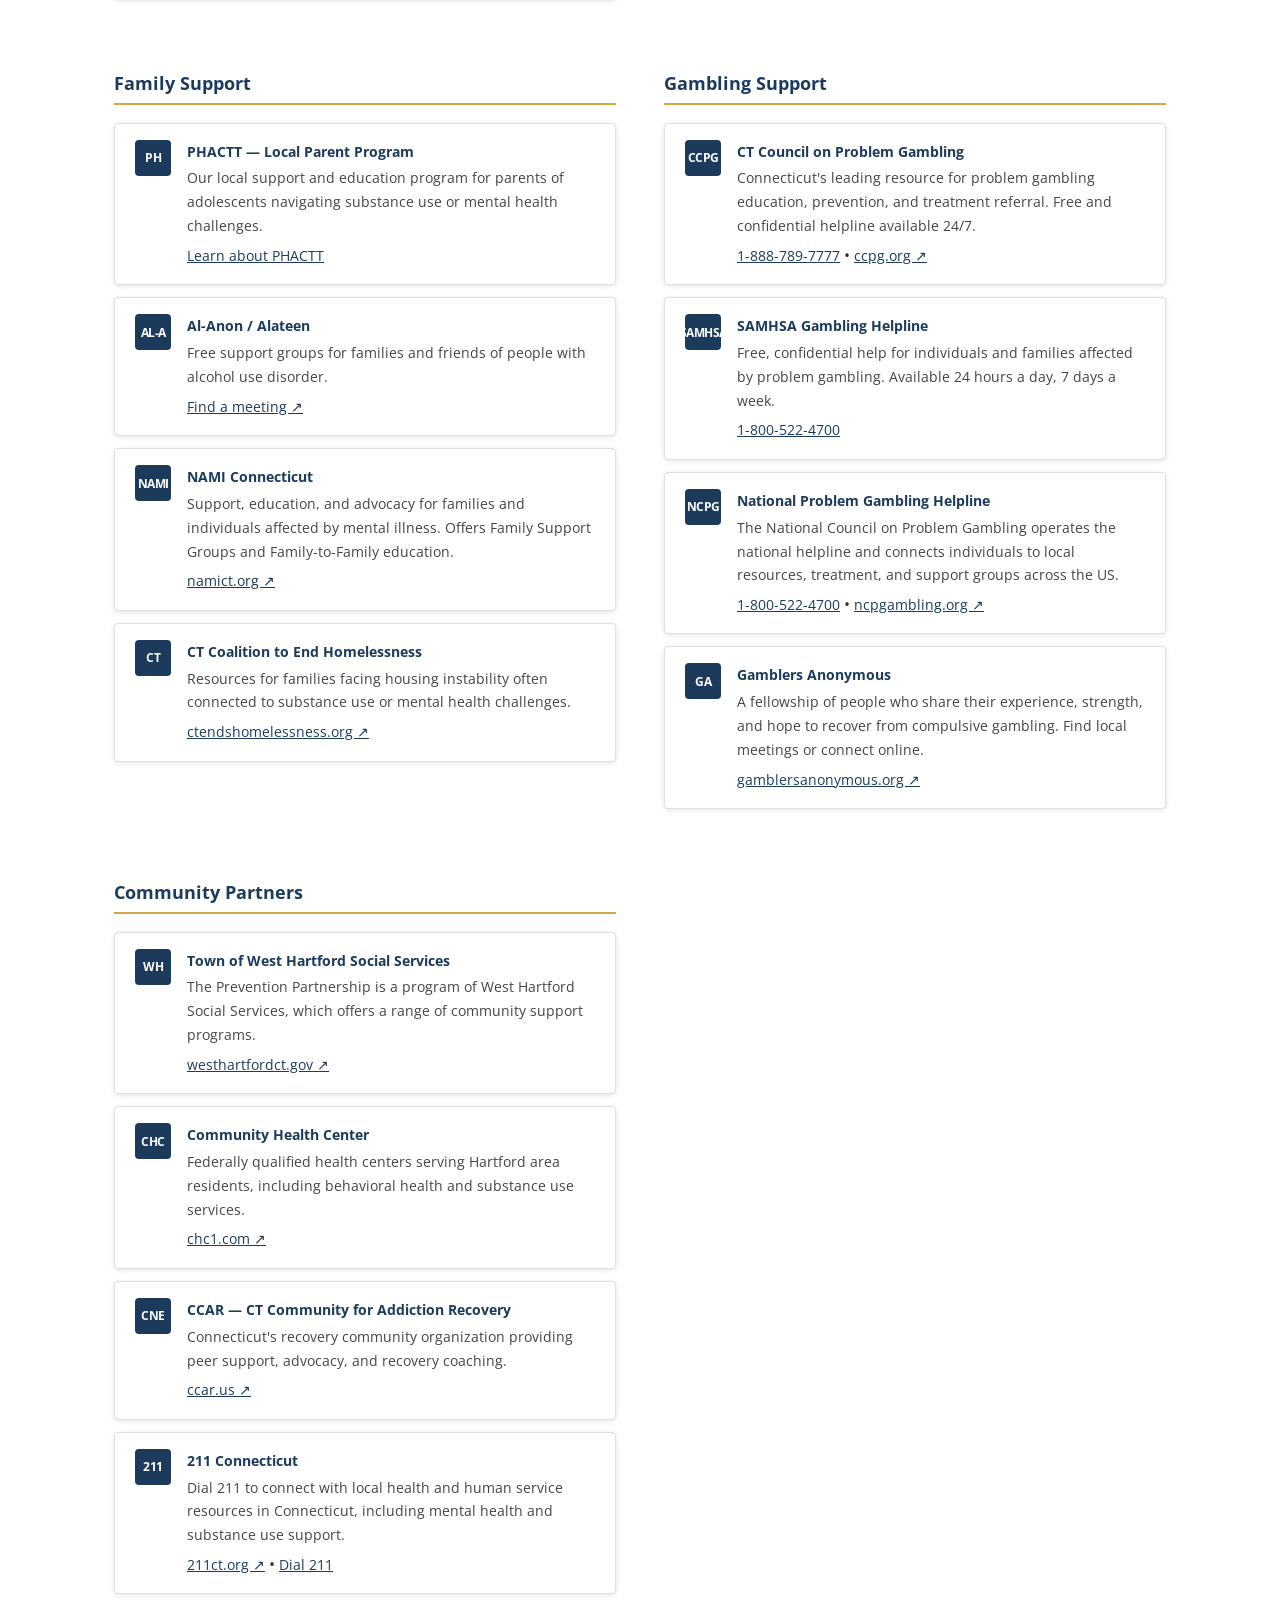
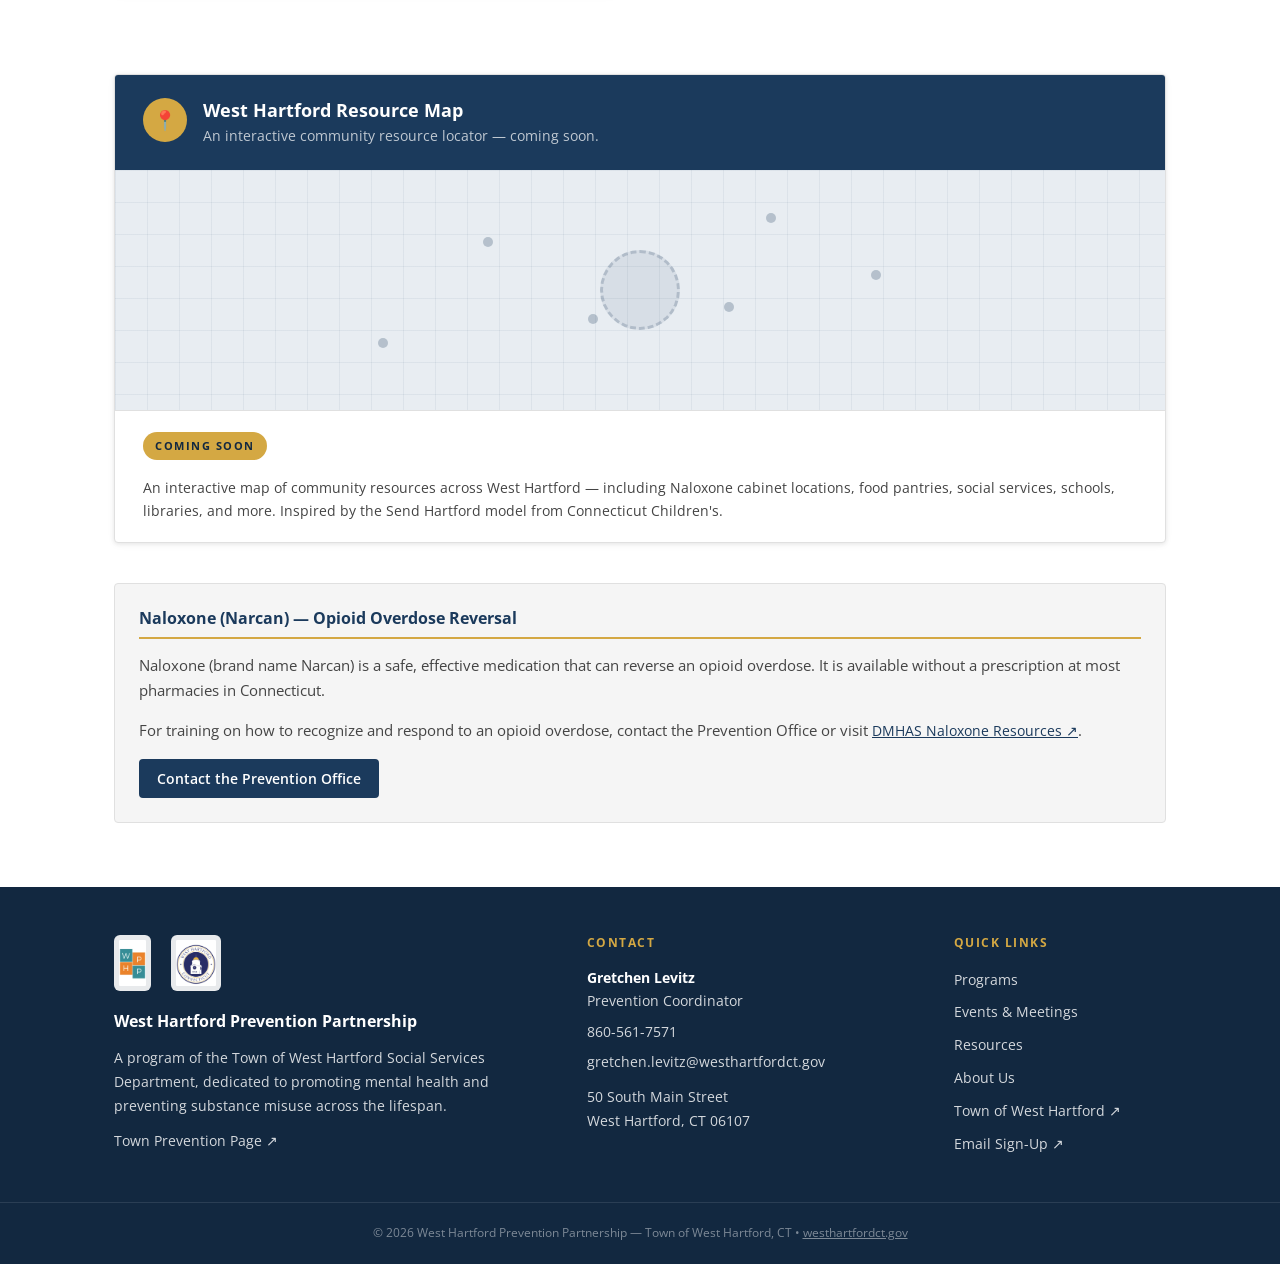
<file: resources.html>
<!DOCTYPE html>
<html lang="en">
<head>
  <meta charset="UTF-8" />
  <meta name="viewport" content="width=device-width, initial-scale=1.0" />
  <title>Resources | West Hartford Prevention Partnership</title>
  <meta name="description" content="Mental health and substance use resources for West Hartford residents — crisis hotlines, treatment, youth resources, family support, and community partners." />

  <!-- Open Graph -->
  <meta property="og:title" content="Resources | West Hartford Prevention Partnership" />
  <meta property="og:description" content="Crisis hotlines, treatment resources, and community support for West Hartford residents." />
  <meta property="og:type" content="website" />
  <meta property="og:url" content="https://drewl727.github.io/WeHa-Prevention-Site-Demo/resources.html" />

  <link rel="icon" href="data:image/svg+xml,<svg xmlns='http://www.w3.org/2000/svg' viewBox='0 0 32 32'><rect width='32' height='32' rx='4' fill='%231B3A5C'/><text x='16' y='22' font-size='18' font-family='sans-serif' font-weight='bold' fill='%23D4A843' text-anchor='middle'>W</text></svg>" />
  <link rel="preconnect" href="https://fonts.googleapis.com" />
  <link rel="preconnect" href="https://fonts.gstatic.com" crossorigin />
  <link href="https://fonts.googleapis.com/css2?family=Open+Sans:wght@400;600;700&display=swap" rel="stylesheet" />
  <link rel="stylesheet" href="styles.css" />
</head>
<body>
  <a href="#main-content" class="skip-link">Skip to main content</a>

  <div class="email-banner">
    <p>Stay informed — <a href="https://lp.constantcontactpages.com/sl/iolsR2A" target="_blank" rel="noopener">sign up for email updates</a> from the Prevention Partnership.</p>
  </div>

  <header class="site-header">
    <div class="header-inner">
      <a href="index.html" class="site-logo">
        <img src="images/wphp-logo.png" alt="" class="logo-img" aria-hidden="true" height="44" width="26">
        <span class="logo-text">
          <span class="logo-main">West Hartford</span>
          <span class="logo-sub">Prevention Partnership</span>
        </span>
      </a>
      <button class="nav-toggle" aria-label="Open navigation" aria-expanded="false">
        <span></span><span></span><span></span>
      </button>
      <nav class="site-nav" aria-label="Main navigation">
        <ul>
          <li><a href="index.html">Home</a></li>
          <li><a href="programs.html">Programs</a></li>
          <li><a href="events.html">Events</a></li>
          <li><a href="resources.html">Resources</a></li>
          <li><a href="about.html">About</a></li>
          <li><a href="contact.html">Contact</a></li>
        </ul>
        <div class="nav-actions">
          <a href="resources.html" class="btn btn-primary btn-sm">Get Help</a>
        </div>
      </nav>
    </div>
  </header>

  <div class="page-hero">
    <div class="container">
      <div class="breadcrumb"><a href="index.html">Home</a> <span>/</span> Resources</div>
      <h1>Resources</h1>
      <p>Local and statewide mental health and substance use support for residents of all ages.</p>
    </div>
  </div>

  <main id="main-content">
    <section class="section">
      <div class="container">

        <!-- CRISIS HOTLINES — prominent at top -->
        <div class="crisis-box">
          <div class="crisis-box-header">
            <div class="crisis-indicator"></div>
            <h2>Crisis &amp; Emergency Contacts</h2>
          </div>
          <p style="font-size: 0.9rem; color: #7a3e00; margin-bottom: 1.25rem;">If you or someone you know is in immediate danger, call <strong>911</strong>. For mental health or substance use crises, contact one of the following:</p>
          <div class="crisis-list">

            <div class="crisis-item">
              <span class="crisis-name">988 Suicide &amp; Crisis Lifeline</span>
              <a class="crisis-phone" href="tel:988">988</a>
              <span class="crisis-desc">Call or text 988 — 24/7 support for mental health crises, suicidal thoughts, and substance use emergencies.</span>
            </div>

            <div class="crisis-item">
              <span class="crisis-name">Crisis Text Line</span>
              <a class="crisis-phone" href="sms:741741">Text HOME to 741741</a>
              <span class="crisis-desc">Free, 24/7 text-based crisis support. Text from anywhere in the US.</span>
            </div>

            <div class="crisis-item">
              <span class="crisis-name">CT BH Access Line (BHCARE)</span>
              <a class="crisis-phone" href="tel:18006748278">1-800-674-8278</a>
              <span class="crisis-desc">Connecticut's behavioral health access and crisis line. Available 24/7 for mental health and substance use crises.</span>
            </div>

            <div class="crisis-item">
              <span class="crisis-name">SAMHSA National Helpline</span>
              <a class="crisis-phone" href="tel:18006624357">1-800-662-4357</a>
              <span class="crisis-desc">Free, confidential treatment referral and information service for mental health and substance use disorders. 24/7, in English and Spanish.</span>
            </div>

            <div class="crisis-item">
              <span class="crisis-name">NAMI Helpline</span>
              <a class="crisis-phone" href="tel:18009506264">1-800-950-6264</a>
              <span class="crisis-desc">National Alliance on Mental Illness helpline. Information, referrals, and support. Mon–Fri, 10am–10pm ET.</span>
            </div>

            <div class="crisis-item">
              <span class="crisis-name">Emergency Services</span>
              <a class="crisis-phone" href="tel:911">911</a>
              <span class="crisis-desc">Call 911 for immediate safety emergencies involving imminent risk of harm to self or others.</span>
            </div>

          </div>
        </div>

        <!-- TWO-COLUMN LAYOUT FOR RESOURCES -->
        <div style="display: grid; grid-template-columns: repeat(auto-fill, minmax(480px, 1fr)); gap: 2rem 3rem;">

          <!-- TREATMENT & RECOVERY -->
          <div class="resource-category">
            <h3>Treatment &amp; Recovery</h3>
            <div class="resource-items">

              <div class="resource-item">
                <div class="resource-icon">CT</div>
                <div class="resource-content">
                  <span class="resource-name">CT Clearinghouse</span>
                  <p>Connecticut's online resource center for mental health and substance use treatment — searchable directory of providers and resources.</p>
                  <a href="https://www.ctclearinghouse.org" target="_blank" rel="noopener">ctclearinghouse.org &#8599;</a>
                </div>
              </div>

              <div class="resource-item">
                <div class="resource-icon">DCF</div>
                <div class="resource-content">
                  <span class="resource-name">CT DMHAS Treatment Locator</span>
                  <p>Find state-funded substance use and mental health treatment programs in Connecticut.</p>
                  <a href="https://www.ct.gov/dmhas" target="_blank" rel="noopener">ct.gov/dmhas &#8599;</a>
                </div>
              </div>

              <div class="resource-item">
                <div class="resource-icon">SMART</div>
                <div class="resource-content">
                  <span class="resource-name">SMART Recovery</span>
                  <p>Science-based self-management and recovery support program. In-person meetings available locally — <a href="programs.html#smart">see our SMART Groups program</a>.</p>
                  <a href="https://www.smartrecovery.org" target="_blank" rel="noopener">smartrecovery.org &#8599;</a>
                </div>
              </div>

              <div class="resource-item">
                <div class="resource-icon">AA</div>
                <div class="resource-content">
                  <span class="resource-name">AA &amp; NA Meeting Finder</span>
                  <p>Find local Alcoholics Anonymous and Narcotics Anonymous meetings in the Hartford area.</p>
                  <a href="https://www.aa.org/find-aa" target="_blank" rel="noopener">aa.org &#8599;</a>
                </div>
              </div>

            </div>
          </div>

          <!-- YOUTH RESOURCES -->
          <div class="resource-category">
            <h3>Youth Resources</h3>
            <div class="resource-items">

              <div class="resource-item">
                <div class="resource-icon">YTH</div>
                <div class="resource-content">
                  <span class="resource-name">Teen Line</span>
                  <p>Peer support hotline staffed by trained teens for teens. Available evenings, 6pm–10pm PT / 9pm–1am ET.</p>
                  <a href="tel:18008528336">1-800-852-8336</a> &bull; <a href="https://teenlineonline.org" target="_blank" rel="noopener">teenlineonline.org &#8599;</a>
                </div>
              </div>

              <div class="resource-item">
                <div class="resource-icon">YW</div>
                <div class="resource-content">
                  <span class="resource-name">CT Youth Mental Health Resources</span>
                  <p>Connecticut state resources for youth mental health, including school-based supports and crisis services for children and adolescents.</p>
                  <a href="https://portal.ct.gov/dcf" target="_blank" rel="noopener">portal.ct.gov/dcf &#8599;</a>
                </div>
              </div>

              <div class="resource-item">
                <div class="resource-icon">JF</div>
                <div class="resource-content">
                  <span class="resource-name">JRI Health — Youth Services</span>
                  <p>Substance use prevention and treatment services for youth and young adults in the Hartford region.</p>
                  <a href="https://www.jri.org" target="_blank" rel="noopener">jri.org &#8599;</a>
                </div>
              </div>

              <div class="resource-item">
                <div class="resource-icon">YLA</div>
                <div class="resource-content">
                  <span class="resource-name">Youth Leadership Academy</span>
                  <p>West Hartford teens can get involved in prevention through our local Youth Leadership Academy program.</p>
                  <a href="programs.html#yla">Learn about YLA</a>
                </div>
              </div>

            </div>
          </div>

          <!-- FAMILY SUPPORT -->
          <div class="resource-category">
            <h3>Family Support</h3>
            <div class="resource-items">

              <div class="resource-item">
                <div class="resource-icon">PH</div>
                <div class="resource-content">
                  <span class="resource-name">PHACTT — Local Parent Program</span>
                  <p>Our local support and education program for parents of adolescents navigating substance use or mental health challenges.</p>
                  <a href="programs.html#phactt">Learn about PHACTT</a>
                </div>
              </div>

              <div class="resource-item">
                <div class="resource-icon">AL-A</div>
                <div class="resource-content">
                  <span class="resource-name">Al-Anon / Alateen</span>
                  <p>Free support groups for families and friends of people with alcohol use disorder.</p>
                  <a href="https://al-anon.org/al-anon-meetings/find-an-al-anon-meeting/" target="_blank" rel="noopener">Find a meeting &#8599;</a>
                </div>
              </div>

              <div class="resource-item">
                <div class="resource-icon">NAMI</div>
                <div class="resource-content">
                  <span class="resource-name">NAMI Connecticut</span>
                  <p>Support, education, and advocacy for families and individuals affected by mental illness. Offers Family Support Groups and Family-to-Family education.</p>
                  <a href="https://namict.org" target="_blank" rel="noopener">namict.org &#8599;</a>
                </div>
              </div>

              <div class="resource-item">
                <div class="resource-icon">CT</div>
                <div class="resource-content">
                  <span class="resource-name">CT Coalition to End Homelessness</span>
                  <p>Resources for families facing housing instability often connected to substance use or mental health challenges.</p>
                  <a href="https://www.ctendshomelessness.org" target="_blank" rel="noopener">ctendshomelessness.org &#8599;</a>
                </div>
              </div>

            </div>
          </div>

          <!-- GAMBLING SUPPORT -->
          <div class="resource-category">
            <h3>Gambling Support</h3>
            <div class="resource-items">

              <div class="resource-item">
                <div class="resource-icon">CCPG</div>
                <div class="resource-content">
                  <span class="resource-name">CT Council on Problem Gambling</span>
                  <p>Connecticut's leading resource for problem gambling education, prevention, and treatment referral. Free and confidential helpline available 24/7.</p>
                  <a href="tel:18888892437">1-888-789-7777</a> &bull; <a href="https://www.ccpg.org" target="_blank" rel="noopener">ccpg.org &#8599;</a>
                </div>
              </div>

              <div class="resource-item">
                <div class="resource-icon">SAMHSA</div>
                <div class="resource-content">
                  <span class="resource-name">SAMHSA Gambling Helpline</span>
                  <p>Free, confidential help for individuals and families affected by problem gambling. Available 24 hours a day, 7 days a week.</p>
                  <a href="tel:18005224700">1-800-522-4700</a>
                </div>
              </div>

              <div class="resource-item">
                <div class="resource-icon">NCPG</div>
                <div class="resource-content">
                  <span class="resource-name">National Problem Gambling Helpline</span>
                  <p>The National Council on Problem Gambling operates the national helpline and connects individuals to local resources, treatment, and support groups across the US.</p>
                  <a href="tel:18005224700">1-800-522-4700</a> &bull; <a href="https://www.ncpgambling.org" target="_blank" rel="noopener">ncpgambling.org &#8599;</a>
                </div>
              </div>

              <div class="resource-item">
                <div class="resource-icon">GA</div>
                <div class="resource-content">
                  <span class="resource-name">Gamblers Anonymous</span>
                  <p>A fellowship of people who share their experience, strength, and hope to recover from compulsive gambling. Find local meetings or connect online.</p>
                  <a href="https://www.gamblersanonymous.org" target="_blank" rel="noopener">gamblersanonymous.org &#8599;</a>
                </div>
              </div>

            </div>
          </div>

          <!-- COMMUNITY PARTNERS -->
          <div class="resource-category">
            <h3>Community Partners</h3>
            <div class="resource-items">

              <div class="resource-item">
                <div class="resource-icon">WH</div>
                <div class="resource-content">
                  <span class="resource-name">Town of West Hartford Social Services</span>
                  <p>The Prevention Partnership is a program of West Hartford Social Services, which offers a range of community support programs.</p>
                  <a href="https://www.westhartfordct.gov/town-departments/social-services" target="_blank" rel="noopener">westhartfordct.gov &#8599;</a>
                </div>
              </div>

              <div class="resource-item">
                <div class="resource-icon">CHC</div>
                <div class="resource-content">
                  <span class="resource-name">Community Health Center</span>
                  <p>Federally qualified health centers serving Hartford area residents, including behavioral health and substance use services.</p>
                  <a href="https://www.chc1.com" target="_blank" rel="noopener">chc1.com &#8599;</a>
                </div>
              </div>

              <div class="resource-item">
                <div class="resource-icon">CNE</div>
                <div class="resource-content">
                  <span class="resource-name">CCAR — CT Community for Addiction Recovery</span>
                  <p>Connecticut's recovery community organization providing peer support, advocacy, and recovery coaching.</p>
                  <a href="https://www.ccar.us" target="_blank" rel="noopener">ccar.us &#8599;</a>
                </div>
              </div>

              <div class="resource-item">
                <div class="resource-icon">211</div>
                <div class="resource-content">
                  <span class="resource-name">211 Connecticut</span>
                  <p>Dial 211 to connect with local health and human service resources in Connecticut, including mental health and substance use support.</p>
                  <a href="https://www.211ct.org" target="_blank" rel="noopener">211ct.org &#8599;</a> &bull; <a href="tel:211">Dial 211</a>
                </div>
              </div>

            </div>
          </div>

        </div>

        <!-- WEST HARTFORD RESOURCE MAP -->
        <div class="map-section">
          <div class="map-section-header">
            <div class="map-icon-badge">&#128205;</div>
            <div class="map-section-header-text">
              <h3>West Hartford Resource Map</h3>
              <p>An interactive community resource locator — coming soon.</p>
            </div>
          </div>
          <div class="map-placeholder-body">
            <div class="map-placeholder-graphic">
              <!-- decorative map pins -->
              <div class="map-pin-group">
                <div class="map-pin" style="top:28%; left:35%;"></div>
                <div class="map-pin" style="top:55%; left:58%;"></div>
                <div class="map-pin" style="top:42%; left:72%;"></div>
                <div class="map-pin" style="top:70%; left:25%;"></div>
                <div class="map-pin" style="top:18%; left:62%;"></div>
                <div class="map-pin" style="top:60%; left:45%;"></div>
              </div>
            </div>
            <div class="map-placeholder-caption">
              <span class="map-coming-soon-badge">Coming Soon</span>
              <p>An interactive map of community resources across West Hartford — including Naloxone cabinet locations, food pantries, social services, schools, libraries, and more. Inspired by the Send Hartford model from Connecticut Children's.</p>
            </div>
          </div>
        </div>

        <!-- NALOXONE / NARCAN INFO -->
        <div style="margin-top: 2.5rem;" class="info-box">
          <h3>Naloxone (Narcan) — Opioid Overdose Reversal</h3>
          <p>Naloxone (brand name Narcan) is a safe, effective medication that can reverse an opioid overdose. It is available without a prescription at most pharmacies in Connecticut.</p>
          <p>For training on how to recognize and respond to an opioid overdose, contact the Prevention Office or visit <a href="https://www.ct.gov/dmhas/cwp/view.asp?a=2902&Q=335182" target="_blank" rel="noopener">DMHAS Naloxone Resources &#8599;</a>.</p>
          <p style="margin-top: 0.75rem;"><a href="contact.html" class="btn btn-primary btn-sm">Contact the Prevention Office</a></p>
        </div>

      </div>
    </section>
  </main>

  <footer class="site-footer">
    <div class="footer-inner">
      <div class="footer-col">
        <div class="footer-logos">
          <img src="images/wphp-logo.png" alt="West Hartford Prevention Partnership logo" class="footer-logo" height="56" width="33">
          <a href="https://www.westhartfordct.gov/" target="_blank" rel="noopener" aria-label="Town of West Hartford website"><img src="images/wh-seal.png" alt="Town of West Hartford seal" class="footer-logo" height="56" width="48"></a>
        </div>
        <h3>West Hartford Prevention Partnership</h3>
        <p>A program of the Town of West Hartford Social Services Department, dedicated to promoting mental health and preventing substance misuse across the lifespan.</p>
        <p style="margin-top: 0.75rem;"><a href="https://www.westhartfordct.gov/town-departments/social-services/prevention" target="_blank" rel="noopener">Town Prevention Page &#8599;</a></p>
      </div>
      <div class="footer-col">
        <h4>Contact</h4>
        <p><strong style="color: #fff;">Gretchen Levitz</strong><br>Prevention Coordinator</p>
        <p><a href="tel:8605617571">860-561-7571</a></p>
        <p><a href="mailto:gretchen.levitz@westhartfordct.gov">gretchen.levitz@westhartfordct.gov</a></p>
        <p style="margin-top: 0.75rem;">50 South Main Street<br>West Hartford, CT 06107</p>
      </div>
      <div class="footer-col">
        <h4>Quick Links</h4>
        <ul>
          <li><a href="programs.html">Programs</a></li>
          <li><a href="events.html">Events &amp; Meetings</a></li>
          <li><a href="resources.html">Resources</a></li>
          <li><a href="about.html">About Us</a></li>
          <li><a href="https://www.westhartfordct.gov" target="_blank" rel="noopener">Town of West Hartford &#8599;</a></li>
          <li><a href="https://lp.constantcontactpages.com/sl/iolsR2A" target="_blank" rel="noopener">Email Sign-Up &#8599;</a></li>
        </ul>
      </div>
    </div>
    <div class="footer-bottom">
      <p>&copy; 2026 West Hartford Prevention Partnership &mdash; Town of West Hartford, CT &bull; <a href="https://www.westhartfordct.gov" target="_blank" rel="noopener">westhartfordct.gov</a></p>
    </div>
  </footer>

  <script src="script.js"></script>
</body>
</html>
</file>
<file: styles.css>
/* =============================================
   West Hartford Prevention Partnership
   styles.css — Single stylesheet for all pages
   ============================================= */

:root {
  --navy: #1B3A5C;
  --navy-dark: #122840;
  --navy-light: #2a5280;
  --white: #FFFFFF;
  --gold: #D4A843;
  --gold-dark: #b8902d;
  --gray-light: #F5F5F5;
  --gray-mid: #e0e0e0;
  --text: #2d2d2d;
  --text-light: #444444;
  --font: 'Open Sans', -apple-system, BlinkMacSystemFont, 'Segoe UI', sans-serif;
  --max-width: 1100px;
  --radius: 4px;
  --shadow: 0 1px 4px rgba(0,0,0,0.08), 0 2px 8px rgba(0,0,0,0.04);
  --shadow-hover: 0 4px 16px rgba(0,0,0,0.12);
}

/* =============================================
   RESET & BASE
   ============================================= */
*, *::before, *::after {
  box-sizing: border-box;
  margin: 0;
  padding: 0;
}

html {
  font-size: 16px;
  scroll-behavior: smooth;
}

body {
  font-family: var(--font);
  color: var(--text);
  line-height: 1.65;
  background: var(--white);
  -webkit-font-smoothing: antialiased;
}

/* Skip to main content — WCAG 2.1 AA */
.skip-link {
  position: absolute;
  top: -9999px;
  left: 1rem;
  background: var(--navy);
  color: #fff;
  padding: 0.5rem 1rem;
  border-radius: var(--radius);
  font-size: 0.875rem;
  font-weight: 600;
  z-index: 10000;
  text-decoration: none;
}
.skip-link:focus {
  top: 0.5rem;
}

img { max-width: 100%; height: auto; display: block; }

a { color: var(--navy); }
a:hover { color: var(--gold-dark); }

ul { list-style: none; }

p { margin-bottom: 1rem; }
p:last-child { margin-bottom: 0; }

/* =============================================
   TYPOGRAPHY
   ============================================= */
h1, h2, h3, h4, h5, h6 {
  color: var(--navy);
  font-weight: 700;
  line-height: 1.3;
}
h1 { font-size: 2rem; }
h2 { font-size: 1.6rem; }
h3 { font-size: 1.2rem; }
h4 { font-size: 1rem; }

/* =============================================
   LAYOUT UTILITIES
   ============================================= */
.container {
  max-width: var(--max-width);
  margin: 0 auto;
  padding: 0 1.5rem;
}

.section {
  padding: 3.5rem 0;
}

.section-alt {
  background: var(--gray-light);
}

.section-header {
  margin-bottom: 2rem;
}

.section-header h2 {
  border-left: 4px solid var(--gold);
  padding-left: 0.875rem;
}

.section-header p {
  margin-top: 0.5rem;
  color: var(--text-light);
  font-size: 1rem;
}

.two-col {
  display: grid;
  grid-template-columns: 1fr;
  gap: 2.5rem;
}

/* =============================================
   BUTTONS
   ============================================= */
.btn {
  display: inline-block;
  padding: 0.6rem 1.4rem;
  border-radius: var(--radius);
  font-weight: 600;
  font-size: 0.9rem;
  font-family: var(--font);
  text-decoration: none;
  cursor: pointer;
  border: 2px solid transparent;
  transition: background 0.2s, color 0.2s, border-color 0.2s;
}

.btn-primary {
  background: var(--navy);
  color: var(--white);
  border-color: var(--navy);
}
.btn-primary:hover {
  background: var(--navy-dark);
  border-color: var(--navy-dark);
  color: var(--white);
}

.btn-accent {
  background: var(--gold);
  color: var(--navy);
  border-color: var(--gold);
}
.btn-accent:hover {
  background: var(--gold-dark);
  border-color: var(--gold-dark);
  color: var(--navy);
}

.btn-outline {
  background: transparent;
  color: var(--navy);
  border-color: var(--navy);
}
.btn-outline:hover {
  background: var(--navy);
  color: var(--white);
}

.btn-sm {
  padding: 0.4rem 1rem;
  font-size: 0.8rem;
}

/* =============================================
   SITE HEADER
   ============================================= */
.site-header {
  background: var(--white);
  border-bottom: 3px solid var(--gold);
  position: sticky;
  top: 0;
  z-index: 1000;
  box-shadow: 0 2px 8px rgba(0,0,0,0.07);
}

.header-inner {
  max-width: var(--max-width);
  margin: 0 auto;
  padding: 0 1.5rem;
  display: flex;
  align-items: center;
  justify-content: space-between;
  height: 70px;
}

.site-logo {
  text-decoration: none;
  display: flex;
  flex-direction: row;
  align-items: center;
  gap: 0.625rem;
  line-height: 1.2;
}

.logo-img {
  height: 44px !important;
  max-height: 44px;
  width: auto !important;
  display: block;
  flex-shrink: 0;
}

.logo-text {
  display: flex;
  flex-direction: column;
}

.logo-main {
  font-size: 1.15rem;
  font-weight: 700;
  color: var(--navy);
}

.logo-sub {
  font-size: 0.78rem;
  color: var(--text-light);
  font-weight: 400;
}

.site-nav {
  display: flex;
  align-items: center;
  gap: 0.5rem;
}

.site-nav ul {
  display: flex;
  align-items: center;
  gap: 0.125rem;
}

.site-nav ul a {
  display: block;
  text-decoration: none;
  color: var(--text);
  font-weight: 600;
  font-size: 0.875rem;
  padding: 0.45rem 0.75rem;
  border-radius: var(--radius);
  transition: color 0.15s, background 0.15s;
  white-space: nowrap;
}

.site-nav ul a:hover,
.site-nav ul a.active {
  color: var(--navy);
  background: var(--gray-light);
}

.nav-actions {
  display: flex;
  align-items: center;
  margin-left: 0.75rem;
}

/* =============================================
   HAMBURGER
   ============================================= */
.nav-toggle {
  display: none;
  flex-direction: column;
  gap: 5px;
  background: none;
  border: none;
  cursor: pointer;
  padding: 8px;
  z-index: 1001;
}

.nav-toggle span {
  display: block;
  width: 24px;
  height: 2px;
  background: var(--navy);
  border-radius: 2px;
  transition: transform 0.3s ease, opacity 0.3s ease;
}

.nav-toggle.active span:nth-child(1) {
  transform: translateY(7px) rotate(45deg);
}
.nav-toggle.active span:nth-child(2) {
  opacity: 0;
  transform: scaleX(0);
}
.nav-toggle.active span:nth-child(3) {
  transform: translateY(-7px) rotate(-45deg);
}

/* =============================================
   EMAIL BANNER
   ============================================= */
.email-banner {
  background: var(--gold);
  padding: 0.6rem 1.5rem;
  text-align: center;
}

.email-banner p {
  margin: 0;
  font-size: 0.875rem;
  color: var(--navy-dark);
  font-weight: 600;
}

.email-banner a {
  color: var(--navy-dark);
  text-decoration: underline;
}

.email-banner a:hover {
  color: var(--navy);
}

/* =============================================
   HERO (Home Page)
   ============================================= */
.hero {
  background: var(--navy);
  color: var(--white);
  padding: 4.5rem 0;
  text-align: center;
  position: relative;
  overflow: hidden;
}

.hero-slides {
  position: absolute;
  inset: 0;
  z-index: 0;
}

.hero-slide {
  position: absolute;
  inset: 0;
  background-size: cover;
  background-position: center;
  background-repeat: no-repeat;
  transform: translateX(100%);
  transition: transform 0.75s cubic-bezier(0.4, 0, 0.2, 1);
  will-change: transform;
}

.hero-slide.active {
  transform: translateX(0);
}

.hero-slide.slide-left {
  transform: translateX(-100%);
}

.hero-slide.slide-right {
  transform: translateX(100%);
}

.hero-overlay {
  position: absolute;
  inset: 0;
  background: rgba(27, 58, 92, 0.68);
  z-index: 1;
  pointer-events: none;
}

.hero-dots {
  position: absolute;
  bottom: 1.5rem;
  left: 2rem;
  display: flex;
  gap: 0.5rem;
  z-index: 3;
}

.hero-dot {
  width: 10px;
  height: 10px;
  border-radius: 50%;
  background: rgba(255, 255, 255, 0.4);
  border: 2px solid rgba(255, 255, 255, 0.6);
  cursor: pointer;
  padding: 0;
  transition: background 0.3s, transform 0.3s;
}

.hero-dot.active {
  background: #fff;
  border-color: #fff;
  transform: scale(1.3);
}

.hero-dot:hover:not(.active) {
  background: rgba(255, 255, 255, 0.7);
}

.hero > .container {
  position: relative;
  z-index: 2;
}

.hero h1 {
  color: var(--white);
  font-size: 2.25rem;
  margin-bottom: 0.75rem;
  max-width: 700px;
  margin-left: auto;
  margin-right: auto;
}

.hero-accent {
  width: 56px;
  height: 4px;
  background: var(--gold);
  margin: 0 auto 1.5rem;
  border-radius: 2px;
}

.hero p {
  color: rgba(255,255,255,0.87);
  max-width: 680px;
  margin: 0 auto 2rem;
  font-size: 1.05rem;
  line-height: 1.75;
}

.hero-actions {
  display: flex;
  gap: 1rem;
  justify-content: center;
  flex-wrap: wrap;
}

/* =============================================
   PAGE HERO (Inner Pages)
   ============================================= */
.page-hero {
  background: var(--navy);
  padding: 2.5rem 0;
}

.page-hero h1 {
  color: var(--white);
  font-size: 1.75rem;
}

.page-hero p {
  color: rgba(255,255,255,0.78);
  margin-top: 0.4rem;
  font-size: 0.95rem;
}

.page-hero .breadcrumb {
  margin-bottom: 0.5rem;
  font-size: 0.82rem;
  color: rgba(255,255,255,0.55);
}

.page-hero .breadcrumb a {
  color: rgba(255,255,255,0.55);
  text-decoration: none;
}

.page-hero .breadcrumb a:hover {
  color: var(--gold);
}

.page-hero .breadcrumb span {
  margin: 0 0.35rem;
}

/* =============================================
   PROGRAM CARDS (Home Page)
   ============================================= */
.card-grid {
  display: grid;
  grid-template-columns: repeat(auto-fill, minmax(290px, 1fr));
  gap: 1.5rem;
}

.card {
  background: var(--white);
  border-radius: var(--radius);
  box-shadow: var(--shadow);
  overflow: hidden;
  display: flex;
  flex-direction: column;
  border: 1px solid var(--gray-mid);
  transition: box-shadow 0.2s, transform 0.2s;
}

.card:hover {
  box-shadow: var(--shadow-hover);
  transform: translateY(-2px);
}

.card-top {
  background: var(--navy);
  padding: 1.25rem;
  display: flex;
  align-items: center;
  gap: 0.875rem;
}

.card-icon {
  width: 42px;
  height: 42px;
  border-radius: 50%;
  background: var(--gold);
  display: flex;
  align-items: center;
  justify-content: center;
  font-size: 0.8rem;
  font-weight: 700;
  color: var(--navy-dark);
  flex-shrink: 0;
  letter-spacing: -0.5px;
}

.card-top h3 {
  color: var(--white);
  font-size: 1rem;
  line-height: 1.3;
}

.card-body {
  padding: 1.25rem;
  flex: 1;
  display: flex;
  flex-direction: column;
}

.card-body p {
  color: var(--text-light);
  font-size: 0.925rem;
  flex: 1;
  line-height: 1.65;
}

.card-body .btn {
  margin-top: 1.25rem;
  align-self: flex-start;
}

/* =============================================
   EVENTS LIST
   ============================================= */
.event-list {
  display: flex;
  flex-direction: column;
  gap: 1rem;
}

.event-item {
  background: var(--white);
  border-left: 4px solid var(--gold);
  border-radius: 0 var(--radius) var(--radius) 0;
  padding: 1.25rem 1.5rem;
  box-shadow: var(--shadow);
  display: flex;
  gap: 1.5rem;
  align-items: flex-start;
  border: 1px solid var(--gray-mid);
  border-left: 4px solid var(--gold);
}

.event-date {
  text-align: center;
  min-width: 56px;
  background: var(--navy);
  color: var(--white);
  border-radius: var(--radius);
  padding: 0.5rem 0.4rem;
  flex-shrink: 0;
}

.event-date .month {
  font-size: 0.65rem;
  text-transform: uppercase;
  letter-spacing: 1.5px;
  opacity: 0.8;
  display: block;
}

.event-date .day {
  font-size: 1.6rem;
  font-weight: 700;
  line-height: 1;
  display: block;
}

.event-info h4 {
  color: var(--navy);
  font-size: 1rem;
  margin-bottom: 0.2rem;
}

.event-info p {
  color: var(--text-light);
  font-size: 0.875rem;
  margin: 0;
}

.event-meta {
  margin-top: 0.4rem;
  font-size: 0.82rem;
  color: var(--text-light);
  display: flex;
  flex-wrap: wrap;
  gap: 0.5rem 1.25rem;
}

.event-meta span::before {
  margin-right: 0.3rem;
}

/* =============================================
   STAFF CARDS
   ============================================= */
.staff-grid {
  display: grid;
  grid-template-columns: repeat(auto-fill, minmax(220px, 1fr));
  gap: 1.25rem;
}

.staff-card {
  background: var(--white);
  border-radius: var(--radius);
  padding: 1.5rem 1.25rem;
  box-shadow: var(--shadow);
  text-align: center;
  border: 1px solid var(--gray-mid);
}

.staff-avatar {
  width: 64px;
  height: 64px;
  border-radius: 50%;
  background: var(--navy);
  display: flex;
  align-items: center;
  justify-content: center;
  font-size: 1.35rem;
  font-weight: 700;
  color: var(--white);
  margin: 0 auto 1rem;
}

.staff-card h4 {
  font-size: 0.95rem;
  margin-bottom: 0.2rem;
}

.staff-card .title {
  font-size: 0.82rem;
  color: var(--text-light);
  margin-bottom: 0.4rem;
}

.staff-card a {
  font-size: 0.82rem;
}

/* =============================================
   CONTACT SIDEBAR / INFO BOX
   ============================================= */
.info-box {
  background: var(--gray-light);
  border: 1px solid var(--gray-mid);
  border-radius: var(--radius);
  padding: 1.5rem;
}

.info-box h3 {
  font-size: 1rem;
  margin-bottom: 0.875rem;
  padding-bottom: 0.5rem;
  border-bottom: 2px solid var(--gold);
}

.info-box p {
  font-size: 0.925rem;
  color: var(--text-light);
}

.info-box a {
  font-size: 0.875rem;
}

.info-box .contact-line {
  display: flex;
  align-items: baseline;
  gap: 0.5rem;
  margin-bottom: 0.5rem;
  font-size: 0.875rem;
  color: var(--text);
}

.info-box .contact-line strong {
  color: var(--navy);
  min-width: 60px;
  font-size: 0.78rem;
  text-transform: uppercase;
  letter-spacing: 0.5px;
}

/* =============================================
   PROGRAMS PAGE — PROGRAM SECTIONS
   ============================================= */
.program-entry {
  background: var(--white);
  border-radius: var(--radius);
  box-shadow: var(--shadow);
  overflow: hidden;
  margin-bottom: 2rem;
  border: 1px solid var(--gray-mid);
  scroll-margin-top: 86px; /* sticky header (70px) + 16px breathing room */
}

.program-entry-header {
  background: var(--navy);
  padding: 1.4rem 1.75rem;
  display: flex;
  align-items: flex-start;
  gap: 1rem;
}

.prog-num {
  width: 44px;
  height: 44px;
  border-radius: 50%;
  background: var(--gold);
  display: flex;
  align-items: center;
  justify-content: center;
  font-weight: 700;
  color: var(--navy-dark);
  font-size: 0.85rem;
  flex-shrink: 0;
  letter-spacing: -0.5px;
  margin-top: 0.1rem;
}

.prog-logo-img {
  height: 44px;
  width: auto;
  display: block;
  flex-shrink: 0;
  margin-top: 0.1rem;
}

.program-entry-header-text h2 {
  color: var(--white);
  font-size: 1.25rem;
  margin-bottom: 0.25rem;
}

.program-entry-header-text .program-tagline {
  color: rgba(255,255,255,0.72);
  font-size: 0.85rem;
  margin: 0;
}

.program-entry-body {
  padding: 1.75rem;
}

.program-entry-body h4 {
  margin-top: 1.25rem;
  margin-bottom: 0.4rem;
  font-size: 0.9rem;
  text-transform: uppercase;
  letter-spacing: 0.5px;
  color: var(--gold-dark);
}

.program-entry-body ul {
  list-style: disc;
  padding-left: 1.5rem;
  color: var(--text-light);
  font-size: 0.95rem;
}

.program-entry-body ul li {
  margin-bottom: 0.3rem;
}

.sub-program {
  background: var(--gray-light);
  border-left: 4px solid var(--gold);
  border-radius: 0 var(--radius) var(--radius) 0;
  scroll-margin-top: 86px;
  padding: 1.25rem 1.5rem;
  margin-top: 1.25rem;
}

.sub-program h3 {
  font-size: 1.05rem;
  margin-bottom: 0.5rem;
}

/* =============================================
   RESOURCES PAGE
   ============================================= */
.crisis-box {
  background: #fffbf0;
  border: 2px solid var(--gold);
  border-radius: var(--radius);
  padding: 1.5rem 1.75rem;
  margin-bottom: 2.5rem;
}

.crisis-box-header {
  display: flex;
  align-items: center;
  gap: 0.75rem;
  margin-bottom: 1.25rem;
}

.crisis-indicator {
  width: 12px;
  height: 12px;
  border-radius: 50%;
  background: #c0392b;
  flex-shrink: 0;
}

.crisis-box-header h2 {
  font-size: 1.2rem;
  color: #7a3e00;
}

.crisis-list {
  display: grid;
  grid-template-columns: repeat(auto-fill, minmax(240px, 1fr));
  gap: 0.875rem;
}

.crisis-item {
  background: var(--white);
  border-radius: var(--radius);
  padding: 0.875rem 1rem;
  border-left: 4px solid #c0392b;
  box-shadow: var(--shadow);
}

.crisis-item .crisis-name {
  font-weight: 700;
  font-size: 0.9rem;
  color: var(--navy);
  display: block;
  margin-bottom: 0.2rem;
}

.crisis-item .crisis-phone {
  font-size: 1.1rem;
  font-weight: 700;
  color: #c0392b;
  display: block;
  margin-bottom: 0.2rem;
  text-decoration: none;
}

.crisis-item .crisis-phone:hover {
  color: #922b21;
}

.crisis-item .crisis-desc {
  font-size: 0.875rem;
  color: var(--text-light);
}

.resource-category {
  margin-bottom: 2.5rem;
}

.resource-category h3 {
  font-size: 1.1rem;
  padding-bottom: 0.5rem;
  border-bottom: 2px solid var(--gold);
  margin-bottom: 1.1rem;
  color: var(--navy);
}

.resource-items {
  display: flex;
  flex-direction: column;
  gap: 0.75rem;
}

.resource-item {
  background: var(--white);
  border-radius: var(--radius);
  padding: 1rem 1.25rem;
  box-shadow: var(--shadow);
  border: 1px solid var(--gray-mid);
  display: flex;
  gap: 1rem;
  align-items: flex-start;
}

.resource-icon {
  width: 36px;
  height: 36px;
  border-radius: var(--radius);
  background: var(--navy);
  color: var(--white);
  display: flex;
  align-items: center;
  justify-content: center;
  font-size: 0.72rem;
  font-weight: 700;
  flex-shrink: 0;
  letter-spacing: -0.5px;
}

.resource-content .resource-name {
  font-weight: 700;
  font-size: 0.9rem;
  color: var(--navy);
  display: block;
  margin-bottom: 0.2rem;
}

.resource-content p {
  font-size: 0.9rem;
  color: var(--text-light);
  margin: 0 0 0.25rem;
}

.resource-content a {
  font-size: 0.9rem;
}

/* =============================================
   CONTACT PAGE
   ============================================= */
.contact-form {
  background: var(--white);
  padding: 2rem;
  border-radius: var(--radius);
  box-shadow: var(--shadow);
  border: 1px solid var(--gray-mid);
}

.form-group {
  margin-bottom: 1.25rem;
}

.form-group label {
  display: block;
  font-weight: 600;
  font-size: 0.875rem;
  color: var(--navy);
  margin-bottom: 0.4rem;
}

.form-group input,
.form-group textarea,
.form-group select {
  width: 100%;
  padding: 0.625rem 0.875rem;
  border: 1px solid var(--gray-mid);
  border-radius: var(--radius);
  font-family: var(--font);
  font-size: 0.9rem;
  color: var(--text);
  background: var(--white);
  transition: border-color 0.2s, box-shadow 0.2s;
}

.form-group input:focus,
.form-group textarea:focus {
  outline: none;
  border-color: var(--navy);
  box-shadow: 0 0 0 3px rgba(27,58,92,0.1);
}

.form-group textarea {
  min-height: 140px;
  resize: vertical;
}

.map-wrapper {
  border-radius: var(--radius);
  overflow: hidden;
  box-shadow: var(--shadow);
  border: 1px solid var(--gray-mid);
}

.map-wrapper iframe {
  display: block;
  width: 100%;
}

/* =============================================
   ABOUT PAGE
   ============================================= */
.meeting-table-wrap {
  overflow-x: auto;
}

.meeting-table {
  width: 100%;
  border-collapse: collapse;
  font-size: 0.9rem;
}

.meeting-table th {
  background: var(--navy);
  color: var(--white);
  padding: 0.75rem 1rem;
  text-align: left;
  font-size: 0.8rem;
  text-transform: uppercase;
  letter-spacing: 0.5px;
  font-weight: 600;
}

.meeting-table td {
  padding: 0.75rem 1rem;
  border-bottom: 1px solid var(--gray-mid);
  vertical-align: top;
}

.meeting-table tbody tr:nth-child(even) td {
  background: var(--gray-light);
}

.notice {
  background: #e8f0f8;
  border-left: 4px solid var(--navy);
  border-radius: 0 var(--radius) var(--radius) 0;
  padding: 0.875rem 1.25rem;
  font-size: 0.875rem;
  color: var(--navy);
  margin-bottom: 1.5rem;
}

.notice a {
  color: var(--navy);
  font-weight: 600;
}

/* =============================================
   EVENTS PAGE
   ============================================= */
.photo-grid {
  display: grid;
  grid-template-columns: repeat(auto-fill, minmax(200px, 1fr));
  gap: 1rem;
}

.photo-placeholder {
  background: var(--navy-light);
  aspect-ratio: 4/3;
  border-radius: var(--radius);
  display: flex;
  align-items: center;
  justify-content: center;
  color: rgba(255,255,255,0.35);
  font-size: 0.78rem;
  font-style: italic;
}

/* =============================================
   SITE FOOTER
   ============================================= */
.site-footer {
  background: var(--navy-dark);
  color: rgba(255,255,255,0.78);
}

.footer-inner {
  max-width: var(--max-width);
  margin: 0 auto;
  padding: 3rem 1.5rem 2.5rem;
  display: grid;
  grid-template-columns: 2fr 1.5fr 1fr;
  gap: 3rem;
}

.footer-logos {
  display: flex;
  align-items: center;
  gap: 1.25rem;
  margin-bottom: 1.25rem;
}

.footer-logo {
  height: 56px;
  width: auto;
  display: block;
  background: rgba(255,255,255,0.9);
  border-radius: 6px;
  padding: 5px;
}

.footer-col h3 {
  color: var(--white);
  font-size: 1rem;
  margin-bottom: 0.875rem;
}

.footer-col h4 {
  color: var(--gold);
  font-size: 0.78rem;
  text-transform: uppercase;
  letter-spacing: 1.5px;
  margin-bottom: 0.875rem;
}

.footer-col p {
  font-size: 0.9rem;
  color: rgba(255,255,255,0.82);
  margin-bottom: 0.4rem;
}

.footer-col a {
  color: rgba(255,255,255,0.82);
  text-decoration: none;
  font-size: 0.9rem;
  transition: color 0.15s;
}

.footer-col a:hover {
  color: var(--gold);
}

.footer-col ul li {
  margin-bottom: 0.4rem;
}

.footer-bottom {
  border-top: 1px solid rgba(255,255,255,0.1);
  text-align: center;
  padding: 1.25rem;
  font-size: 0.78rem;
  color: rgba(255,255,255,0.45);
}

.footer-bottom a {
  color: rgba(255,255,255,0.45);
}

/* =============================================
   FACT CAMPAIGN BANNER
   ============================================= */
.fact-campaign {
  background: var(--navy);
  padding: 4rem 0;
  position: relative;
  overflow: hidden;
}

.fact-campaign::before {
  content: '';
  position: absolute;
  inset: 0;
  background: linear-gradient(135deg, rgba(212,168,67,0.12) 0%, transparent 60%);
  pointer-events: none;
}

.fact-campaign-inner {
  max-width: 740px;
  position: relative;
  z-index: 1;
}

.fact-campaign-eyebrow {
  display: inline-block;
  background: var(--gold);
  color: var(--navy-dark);
  font-size: 0.72rem;
  font-weight: 700;
  text-transform: uppercase;
  letter-spacing: 1.5px;
  padding: 0.3rem 0.8rem;
  border-radius: 2px;
  margin-bottom: 1rem;
}

.fact-campaign h2 {
  color: var(--white);
  font-size: 2rem;
  margin-bottom: 0.4rem;
  line-height: 1.2;
}

.fact-campaign-subtitle {
  color: var(--gold);
  font-size: 1.05rem;
  font-weight: 600;
  margin-bottom: 1.25rem;
  font-style: italic;
}

.fact-campaign p {
  color: rgba(255,255,255,0.82);
  font-size: 0.975rem;
  line-height: 1.75;
  margin-bottom: 1.5rem;
}

.fact-campaign-accent {
  width: 48px;
  height: 4px;
  background: var(--gold);
  border-radius: 2px;
  margin-bottom: 1.25rem;
}

/* =============================================
   SOCIAL MEDIA / STAY CONNECTED
   ============================================= */
.social-section {
  background: var(--gray-light);
  padding: 3.5rem 0;
}

.social-grid {
  display: grid;
  grid-template-columns: repeat(auto-fill, minmax(300px, 1fr));
  gap: 1.5rem;
  margin-top: 2rem;
}

.social-card {
  background: var(--white);
  border-radius: var(--radius);
  border: 1px solid var(--gray-mid);
  box-shadow: var(--shadow);
  overflow: hidden;
}

.social-card-header {
  padding: 1rem 1.25rem;
  display: flex;
  align-items: center;
  gap: 0.75rem;
  border-bottom: 1px solid var(--gray-mid);
}

.social-icon {
  width: 40px;
  height: 40px;
  border-radius: 8px;
  display: flex;
  align-items: center;
  justify-content: center;
  flex-shrink: 0;
  font-weight: 700;
  font-size: 0.85rem;
  color: #fff;
}

.social-icon.facebook { background: #1877F2; }
.social-icon.instagram { background: linear-gradient(135deg, #f09433 0%, #e6683c 25%, #dc2743 50%, #cc2366 75%, #bc1888 100%); }

.social-card-header-text strong {
  display: block;
  font-size: 0.9rem;
  color: var(--navy);
}

.social-card-header-text span {
  font-size: 0.78rem;
  color: var(--text-light);
}

.social-card-body {
  padding: 1.25rem;
  min-height: 180px;
  display: flex;
  flex-direction: column;
  align-items: center;
  justify-content: center;
  text-align: center;
  background: var(--gray-light);
}

.social-coming-soon {
  display: inline-block;
  background: var(--navy);
  color: var(--white);
  font-size: 0.7rem;
  font-weight: 700;
  text-transform: uppercase;
  letter-spacing: 1.5px;
  padding: 0.3rem 0.75rem;
  border-radius: 20px;
  margin-bottom: 0.75rem;
}

.social-card-body p {
  font-size: 0.85rem;
  color: var(--text-light);
  margin: 0;
}

.social-card-footer {
  padding: 0.875rem 1.25rem;
  border-top: 1px solid var(--gray-mid);
  display: flex;
  justify-content: space-between;
  align-items: center;
}

.social-card-footer a {
  font-size: 0.8rem;
  font-weight: 600;
}

.social-handle {
  font-size: 0.8rem;
  color: var(--text-light);
}

/* Facebook feed placeholder */
.fb-feed-placeholder {
  width: 100%;
  display: flex;
  flex-direction: column;
  gap: 0.75rem;
}

.fb-post-stub {
  background: var(--white);
  border-radius: var(--radius);
  padding: 0.75rem;
  border: 1px solid var(--gray-mid);
  text-align: left;
}

.fb-post-stub-bar {
  height: 8px;
  background: var(--gray-mid);
  border-radius: 4px;
  margin-bottom: 0.4rem;
}

.fb-post-stub-bar.short { width: 60%; }

/* =============================================
   RESOURCE MAP PLACEHOLDER
   ============================================= */
.map-section {
  margin-top: 2.5rem;
  background: var(--white);
  border: 1px solid var(--gray-mid);
  border-radius: var(--radius);
  box-shadow: var(--shadow);
  overflow: hidden;
}

.map-section-header {
  background: var(--navy);
  padding: 1.4rem 1.75rem;
  display: flex;
  align-items: flex-start;
  gap: 1rem;
}

.map-icon-badge {
  width: 44px;
  height: 44px;
  background: var(--gold);
  border-radius: 50%;
  display: flex;
  align-items: center;
  justify-content: center;
  flex-shrink: 0;
  font-size: 1.2rem;
}

.map-section-header-text h3 {
  color: var(--white);
  font-size: 1.15rem;
  margin-bottom: 0.2rem;
}

.map-section-header-text p {
  color: rgba(255,255,255,0.72);
  font-size: 0.85rem;
  margin: 0;
}

.map-placeholder-body {
  padding: 0;
  position: relative;
}

.map-placeholder-graphic {
  height: 240px;
  background: #e8edf2;
  background-image:
    linear-gradient(rgba(27,58,92,0.06) 1px, transparent 1px),
    linear-gradient(90deg, rgba(27,58,92,0.06) 1px, transparent 1px);
  background-size: 32px 32px;
  display: flex;
  align-items: center;
  justify-content: center;
  flex-direction: column;
  gap: 0.75rem;
  color: #9ab;
  position: relative;
}

.map-placeholder-graphic::before {
  content: '';
  width: 80px;
  height: 80px;
  border-radius: 50%;
  background: rgba(27,58,92,0.08);
  border: 3px dashed rgba(27,58,92,0.2);
  display: block;
}

.map-pin-group {
  position: absolute;
  inset: 0;
  pointer-events: none;
}

.map-pin {
  position: absolute;
  width: 10px;
  height: 10px;
  border-radius: 50%;
  background: var(--navy);
  opacity: 0.25;
}

.map-placeholder-caption {
  padding: 1.25rem 1.75rem;
  border-top: 1px solid var(--gray-mid);
  display: flex;
  align-items: flex-start;
  gap: 1rem;
  flex-wrap: wrap;
}

.map-coming-soon-badge {
  display: inline-block;
  background: var(--gold);
  color: var(--navy-dark);
  font-size: 0.7rem;
  font-weight: 700;
  text-transform: uppercase;
  letter-spacing: 1.5px;
  padding: 0.3rem 0.75rem;
  border-radius: 20px;
  white-space: nowrap;
  flex-shrink: 0;
  margin-top: 0.1rem;
}

.map-placeholder-caption p {
  font-size: 0.875rem;
  color: var(--text-light);
  margin: 0;
}

/* =============================================
   RESPONSIVE — MOBILE (max 768px)
   ============================================= */
@media (max-width: 768px) {
  /* Typography */
  h1 { font-size: 1.6rem; }
  h2 { font-size: 1.35rem; }

  /* Hamburger */
  .nav-toggle {
    display: flex;
  }

  /* Mobile Nav */
  .site-nav {
    display: none;
    position: fixed;
    top: 70px;
    left: 0;
    right: 0;
    background: var(--white);
    border-top: 1px solid var(--gray-mid);
    padding: 1rem 1.5rem 1.5rem;
    box-shadow: 0 8px 24px rgba(0,0,0,0.12);
    flex-direction: column;
    align-items: stretch;
    gap: 0;
  }

  .site-nav.open {
    display: flex;
  }

  .site-nav ul {
    flex-direction: column;
    gap: 0;
  }

  .site-nav ul li {
    border-bottom: 1px solid var(--gray-mid);
  }

  .site-nav ul li:last-child {
    border-bottom: none;
  }

  .site-nav ul a {
    padding: 0.8rem 0.5rem;
    border-radius: 0;
    font-size: 0.95rem;
  }

  .nav-actions {
    margin-left: 0;
    margin-top: 1rem;
  }

  .nav-actions .btn {
    width: 100%;
    text-align: center;
  }

  /* Hero */
  .hero {
    padding: 3rem 0;
  }

  .hero h1 {
    font-size: 1.65rem;
  }

  .hero p {
    font-size: 0.95rem;
  }

  /* Page Hero */
  .page-hero {
    padding: 2rem 0;
  }

  .page-hero h1 {
    font-size: 1.5rem;
  }

  /* Event item */
  .event-item {
    flex-direction: column;
    gap: 0.875rem;
  }

  .event-date {
    display: flex;
    flex-direction: row;
    align-items: center;
    gap: 0.5rem;
    padding: 0.4rem 0.75rem;
    align-self: flex-start;
  }

  .event-date .day {
    font-size: 1.25rem;
  }

  /* Footer */
  .footer-inner {
    grid-template-columns: 1fr;
    gap: 2rem;
  }

  /* Sections */
  .section {
    padding: 2.5rem 0;
  }

  /* Crisis list */
  .crisis-list {
    grid-template-columns: 1fr;
  }

  /* Program header */
  .program-entry-header {
    flex-direction: column;
    gap: 0.75rem;
  }
}

/* =============================================
   RESPONSIVE — TABLET & UP (min 769px)
   ============================================= */
@media (min-width: 769px) {
  .hero {
    padding: 5.5rem 0;
  }

  .hero h1 {
    font-size: 2.5rem;
  }

  .two-col {
    grid-template-columns: 2fr 1fr;
  }

  .section {
    padding: 4rem 0;
  }
}
</file>
